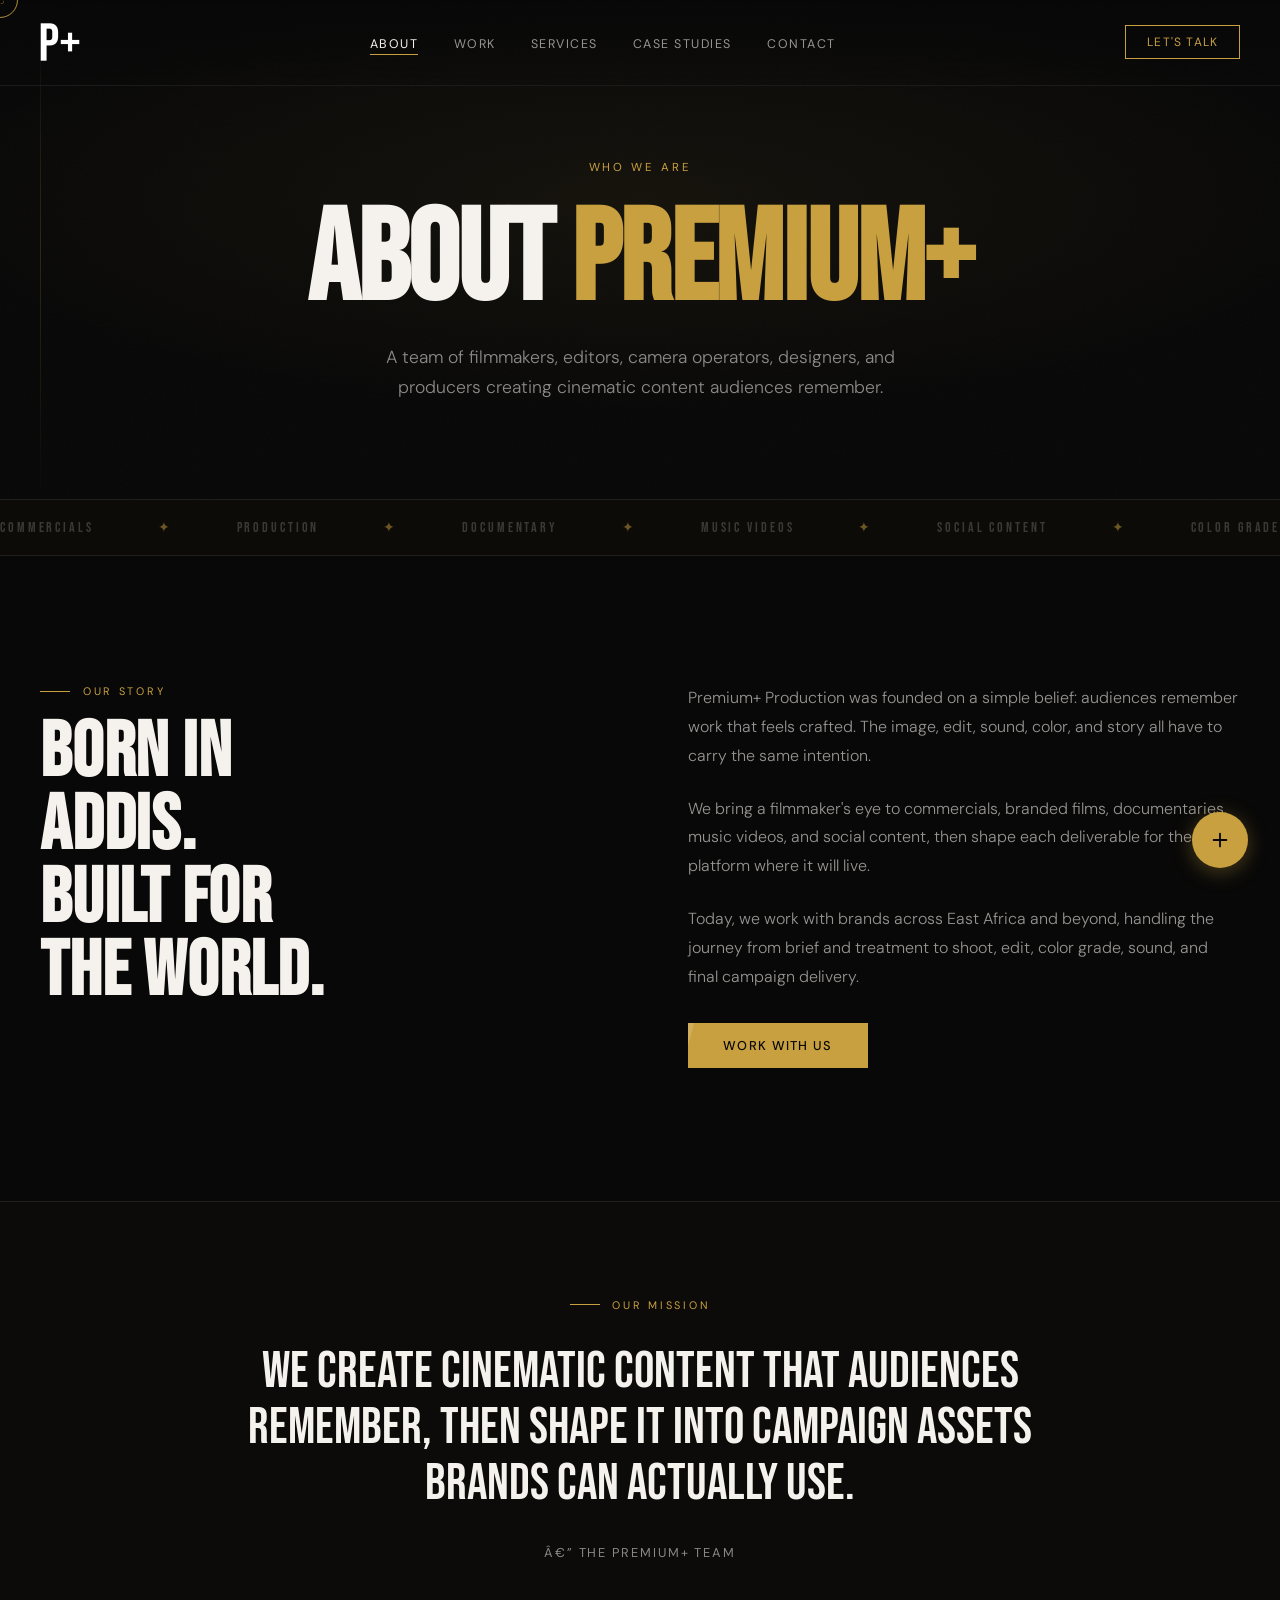
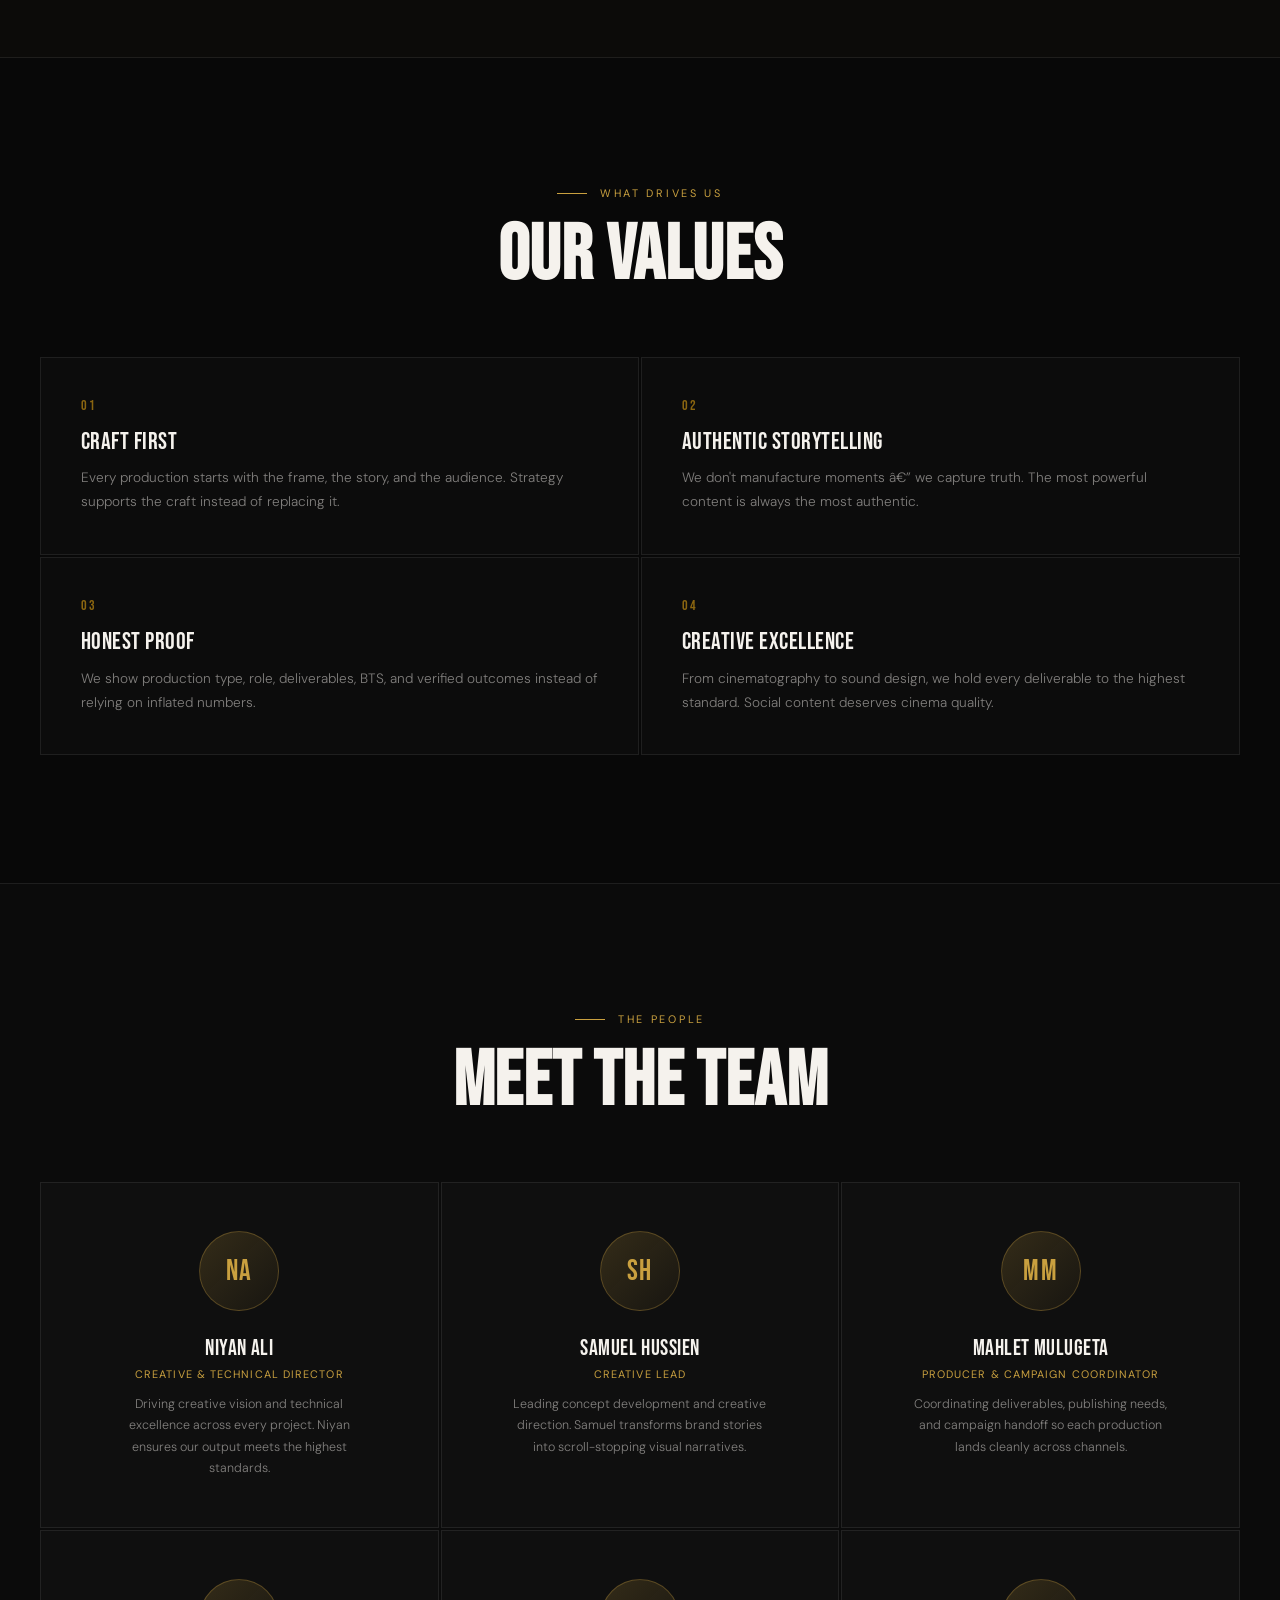
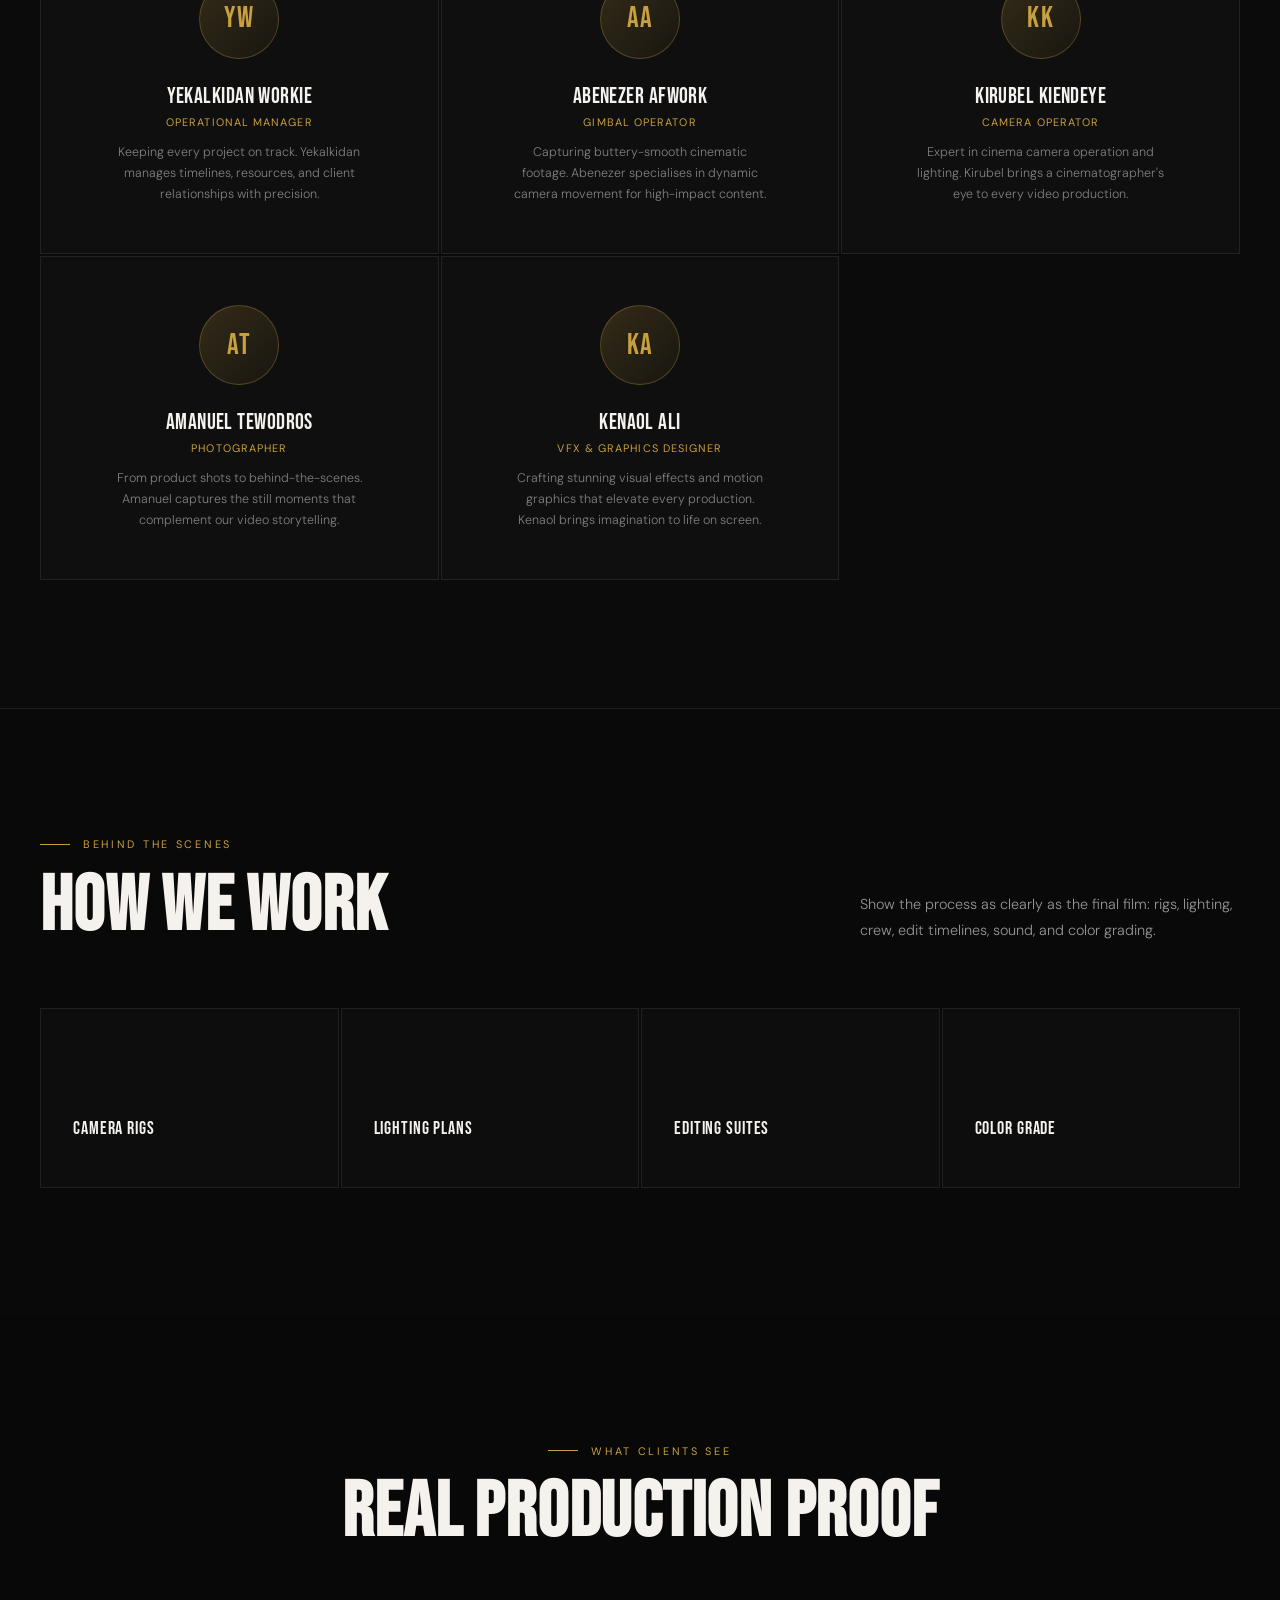
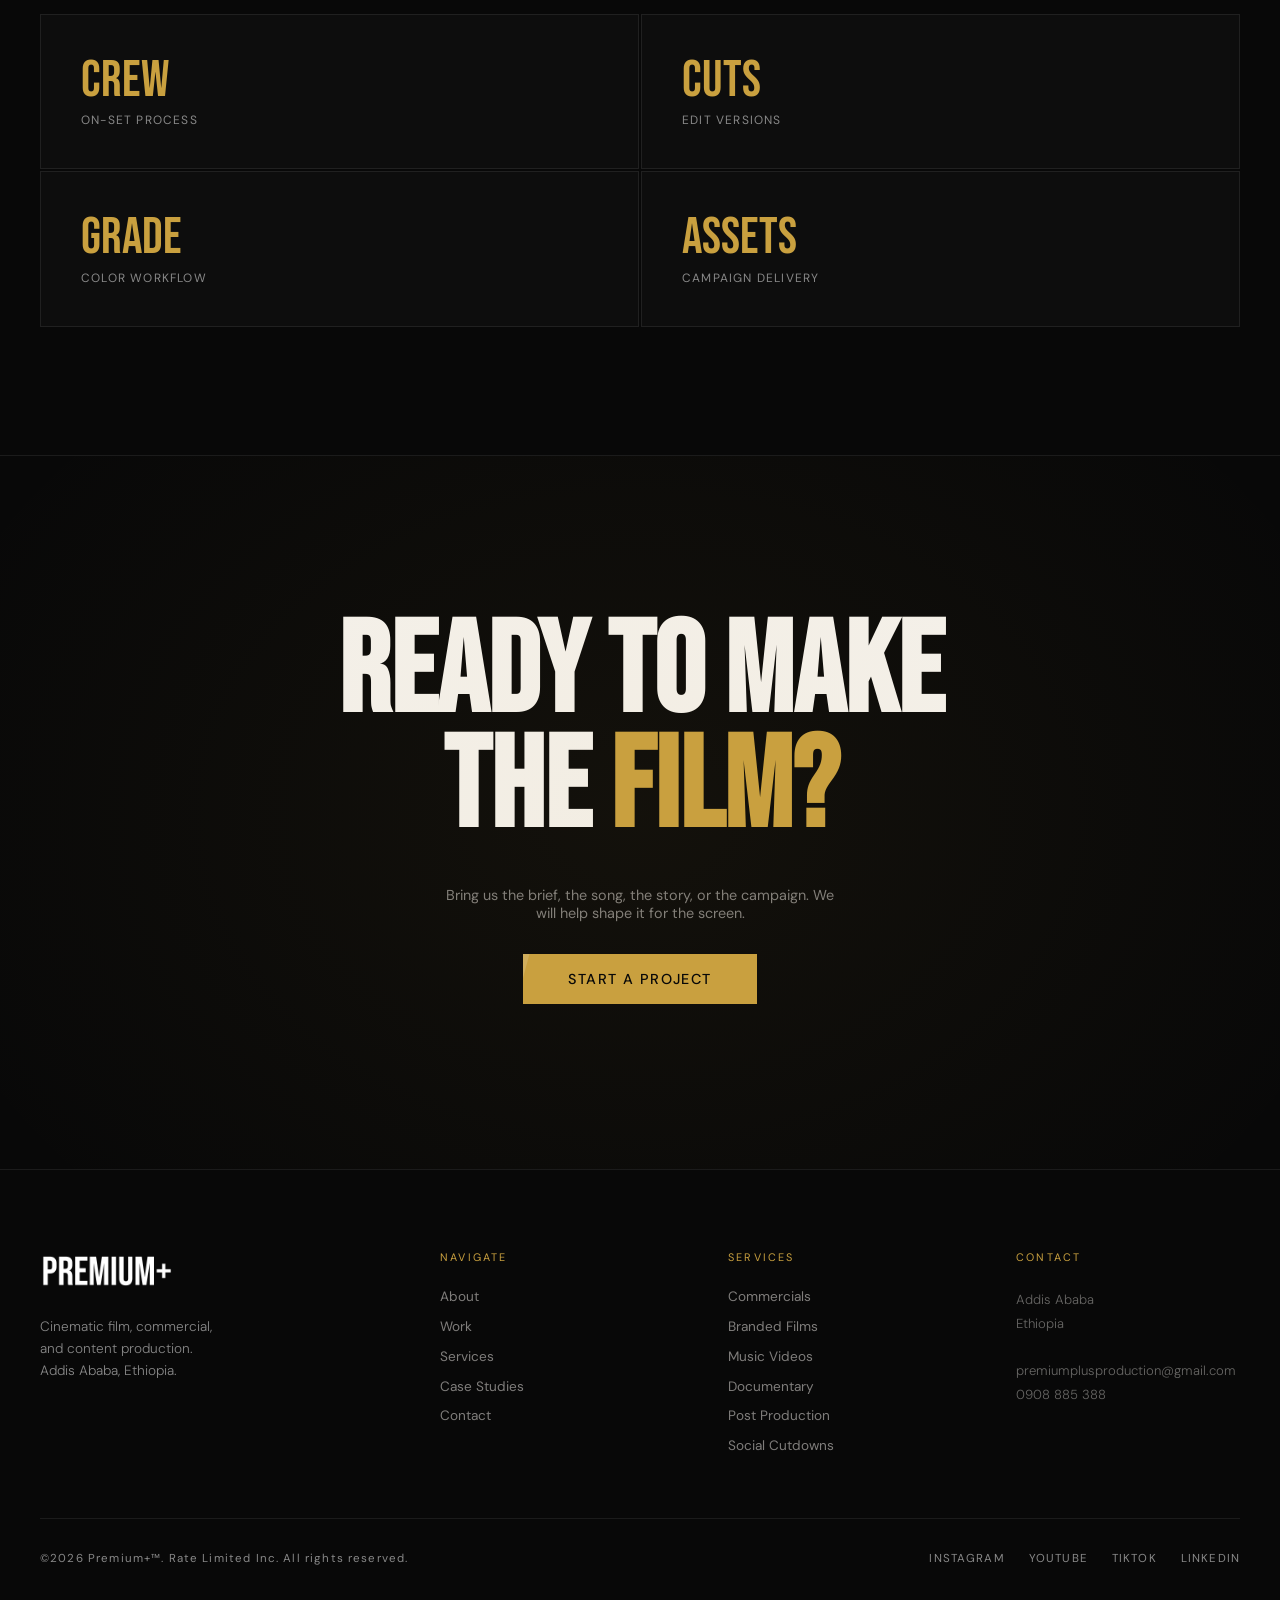
<file: about.html>
﻿<!DOCTYPE html>
<html lang="en">
<head>
<meta charset="UTF-8"/>
<meta name="viewport" content="width=device-width, initial-scale=1.0, maximum-scale=5.0"/>
<title>About â€” Premium+ Production</title>
<meta name="description" content="Meet Premium+ Production, a filmmaking-led production studio creating commercials, branded films, music videos, documentaries, and social content in Addis Ababa."/>
<link rel="preconnect" href="https://fonts.googleapis.com"/>
<link rel="preconnect" href="https://fonts.gstatic.com" crossorigin/>
<link href="https://fonts.googleapis.com/css2?family=Bebas+Neue&family=DM+Sans:ital,opsz,wght@0,9..40,300;0,9..40,400;0,9..40,500;1,9..40,300&display=swap" rel="stylesheet"/>
<link rel="stylesheet" href="style.css"/>
</head>
<body>

<!-- CURSOR -->
<div class="cursor" id="cursor"></div>
<div class="cursor-ring" id="cursorRing"></div>


<!-- CURSOR -->
<div class="cursor" id="cursor"></div>
<div class="cursor-ring" id="cursorRing"></div>

<!-- ==================== NAVIGATION ==================== -->
<nav id="navbar">
  <a class="nav-logo" href="index.html" aria-label="Premium+ Home">
    <img src="assets/premium_plus_p+_logo.png" alt="Premium+ Productions"/>
  </a>
  <button class="nav-toggle" aria-label="Toggle menu" aria-expanded="false" aria-controls="nav-menu">&#9776;</button>
  <ul class="nav-links" id="nav-menu" role="menubar">
    <li role="none"><a href="about.html" class="active" role="menuitem">About</a></li>
    <li role="none"><a href="work.html" role="menuitem">Work</a></li>
    <li role="none"><a href="index.html#services" role="menuitem">Services</a></li>
    <li role="none"><a href="blog.html" role="menuitem">Case Studies</a></li>
    <li role="none"><a href="contact.html" role="menuitem">Contact</a></li>
  </ul>
  <a href="contact.html" class="nav-cta">Let's Talk</a>
</nav>
<div class="nav-overlay" id="navOverlay"></div>

<!-- ==================== PAGE HERO ==================== -->
<section class="page-hero">
  <div class="page-hero-bg"></div>
  <div class="page-hero-grain"></div>
  <div class="page-hero-line"></div>
  <div class="page-hero-line-r"></div>
  <p class="page-hero-eyebrow">Who We Are</p>
  <h1 class="page-hero-title">About <em>Premium+</em></h1>
  <p class="page-hero-sub">A team of filmmakers, editors, camera operators, designers, and producers creating cinematic content audiences remember.</p>
</section>

<!-- ==================== MARQUEE ==================== -->
<div class="marquee-wrap">
  <div class="marquee-track">
    <span class="marquee-item">Commercials</span>
    <span class="marquee-item accent">&#10022;</span>
    <span class="marquee-item">Production</span>
    <span class="marquee-item accent">&#10022;</span>
    <span class="marquee-item">Documentary</span>
    <span class="marquee-item accent">&#10022;</span>
    <span class="marquee-item">Music Videos</span>
    <span class="marquee-item accent">&#10022;</span>
    <span class="marquee-item">Social Content</span>
    <span class="marquee-item accent">&#10022;</span>
    <span class="marquee-item">Color Grade</span>
    <span class="marquee-item accent">&#10022;</span>
    <span class="marquee-item">Post Production</span>
    <span class="marquee-item accent">&#10022;</span>
    <span class="marquee-item">Commercials</span>
    <span class="marquee-item accent">&#10022;</span>
    <span class="marquee-item">Production</span>
    <span class="marquee-item accent">&#10022;</span>
    <span class="marquee-item">Documentary</span>
    <span class="marquee-item accent">&#10022;</span>
    <span class="marquee-item">Music Videos</span>
    <span class="marquee-item accent">&#10022;</span>
    <span class="marquee-item">Social Content</span>
    <span class="marquee-item accent">&#10022;</span>
    <span class="marquee-item">Color Grade</span>
    <span class="marquee-item accent">&#10022;</span>
    <span class="marquee-item">Post Production</span>
    <span class="marquee-item accent">&#10022;</span>
  </div>
</div>

<!-- ==================== OUR STORY ==================== -->
<section>
  <div class="about-story">
    <div class="reveal">
      <p class="section-tag">Our Story</p>
      <h2 class="section-title" style="margin-bottom:1.8rem">Born in<br/>Addis.<br/>Built for<br/>the World.</h2>
    </div>
    <div class="reveal reveal-delay-1 about-story-text">
      <p class="section-body">Premium+ Production was founded on a simple belief: audiences remember work that feels crafted. The image, edit, sound, color, and story all have to carry the same intention.</p>
      <p class="section-body">We bring a filmmaker's eye to commercials, branded films, documentaries, music videos, and social content, then shape each deliverable for the platform where it will live.</p>
      <p class="section-body">Today, we work with brands across East Africa and beyond, handling the journey from brief and treatment to shoot, edit, color grade, sound, and final campaign delivery.</p>
      <div style="margin-top:2rem">
        <a href="contact.html" class="btn-primary">Work With Us</a>
      </div>
    </div>
  </div>
</section>

<!-- ==================== MISSION ==================== -->
<section class="about-mission reveal">
  <p class="section-tag" style="justify-content:center;margin-bottom:2rem">Our Mission</p>
  <p class="mission-quote">We create cinematic content that audiences remember, then shape it into campaign assets brands can actually use.</p>
  <p class="mission-attrib">â€” The Premium+ Team</p>
</section>

<!-- ==================== VALUES ==================== -->
<section>
  <div style="max-width:1400px;margin:0 auto">
    <div class="reveal" style="text-align:center;margin-bottom:4rem">
      <p class="section-tag" style="justify-content:center">What Drives Us</p>
      <h2 class="section-title">Our Values</h2>
    </div>
    <div class="about-values-grid reveal">
      <div class="value-card">
        <div class="value-num">01</div>
        <div class="value-title">Craft First</div>
        <p class="value-desc">Every production starts with the frame, the story, and the audience. Strategy supports the craft instead of replacing it.</p>
      </div>
      <div class="value-card">
        <div class="value-num">02</div>
        <div class="value-title">Authentic Storytelling</div>
        <p class="value-desc">We don't manufacture moments â€” we capture truth. The most powerful content is always the most authentic.</p>
      </div>
      <div class="value-card">
        <div class="value-num">03</div>
        <div class="value-title">Honest Proof</div>
        <p class="value-desc">We show production type, role, deliverables, BTS, and verified outcomes instead of relying on inflated numbers.</p>
      </div>
      <div class="value-card">
        <div class="value-num">04</div>
        <div class="value-title">Creative Excellence</div>
        <p class="value-desc">From cinematography to sound design, we hold every deliverable to the highest standard. Social content deserves cinema quality.</p>
      </div>
    </div>
  </div>
</section>

<!-- ==================== TEAM ==================== -->
<section style="background:rgba(255,255,255,0.01);border-top:0.5px solid var(--border)">
  <div class="about-team">
    <div class="reveal" style="text-align:center;margin-bottom:2rem">
      <p class="section-tag" style="justify-content:center">The People</p>
      <h2 class="section-title">Meet the Team</h2>
    </div>
    <div class="team-grid">
      <div class="team-card reveal">
        <div class="team-avatar">NA</div>
        <div class="team-name">Niyan Ali</div>
        <div class="team-role">Creative &amp; Technical Director</div>
        <p class="team-bio">Driving creative vision and technical excellence across every project. Niyan ensures our output meets the highest standards.</p>
      </div>
      <div class="team-card reveal reveal-delay-1">
        <div class="team-avatar">SH</div>
        <div class="team-name">Samuel Hussien</div>
        <div class="team-role">Creative Lead</div>
        <p class="team-bio">Leading concept development and creative direction. Samuel transforms brand stories into scroll-stopping visual narratives.</p>
      </div>
      <div class="team-card reveal reveal-delay-2">
        <div class="team-avatar">MM</div>
        <div class="team-name">Mahlet Mulugeta</div>
        <div class="team-role">Producer &amp; Campaign Coordinator</div>
        <p class="team-bio">Coordinating deliverables, publishing needs, and campaign handoff so each production lands cleanly across channels.</p>
      </div>
      <div class="team-card reveal reveal-delay-3">
        <div class="team-avatar">YW</div>
        <div class="team-name">Yekalkidan Workie</div>
        <div class="team-role">Operational Manager</div>
        <p class="team-bio">Keeping every project on track. Yekalkidan manages timelines, resources, and client relationships with precision.</p>
      </div>
      <div class="team-card reveal">
        <div class="team-avatar">AA</div>
        <div class="team-name">Abenezer Afwork</div>
        <div class="team-role">Gimbal Operator</div>
        <p class="team-bio">Capturing buttery-smooth cinematic footage. Abenezer specialises in dynamic camera movement for high-impact content.</p>
      </div>
      <div class="team-card reveal reveal-delay-1">
        <div class="team-avatar">KK</div>
        <div class="team-name">Kirubel Kiendeye</div>
        <div class="team-role">Camera Operator</div>
        <p class="team-bio">Expert in cinema camera operation and lighting. Kirubel brings a cinematographer's eye to every video production.</p>
      </div>
      <div class="team-card reveal reveal-delay-2">
        <div class="team-avatar">AT</div>
        <div class="team-name">Amanuel Tewodros</div>
        <div class="team-role">Photographer</div>
        <p class="team-bio">From product shots to behind-the-scenes. Amanuel captures the still moments that complement our video storytelling.</p>
      </div>
      <div class="team-card reveal reveal-delay-3">
        <div class="team-avatar">KA</div>
        <div class="team-name">Kenaol Ali</div>
        <div class="team-role">VFX &amp; Graphics Designer</div>
        <p class="team-bio">Crafting stunning visual effects and motion graphics that elevate every production. Kenaol brings imagination to life on screen.</p>
      </div>
    </div>
  </div>
</section>

<!-- ==================== BTS ==================== -->
<section class="bts-section">
  <div class="work-header reveal">
    <div><p class="section-tag">Behind the Scenes</p><h2 class="section-title">How We Work</h2></div>
    <p class="section-body" style="max-width:380px;font-size:0.9rem">Show the process as clearly as the final film: rigs, lighting, crew, edit timelines, sound, and color grading.</p>
  </div>
  <div class="bts-grid reveal">
    <div class="bts-card"><span>Camera Rigs</span></div>
    <div class="bts-card"><span>Lighting Plans</span></div>
    <div class="bts-card"><span>Editing Suites</span></div>
    <div class="bts-card"><span>Color Grade</span></div>
  </div>
</section>

<!-- ==================== PROOF ==================== -->
<section>
  <div style="max-width:1400px;margin:0 auto">
    <div class="reveal" style="text-align:center;margin-bottom:4rem"><p class="section-tag" style="justify-content:center">What Clients See</p><h2 class="section-title">Real Production Proof</h2></div>
    <div class="about-stat-grid reveal">
      <div class="stat-box"><div class="stat-num">Crew</div><div class="stat-label">On-Set Process</div></div>
      <div class="stat-box"><div class="stat-num">Cuts</div><div class="stat-label">Edit Versions</div></div>
      <div class="stat-box"><div class="stat-num">Grade</div><div class="stat-label">Color Workflow</div></div>
      <div class="stat-box"><div class="stat-num">Assets</div><div class="stat-label">Campaign Delivery</div></div>
    </div>
  </div>
</section>

<!-- ==================== CTA ==================== -->
<section class="cta-banner reveal">
  <h2 class="cta-title">Ready to Make<br/>the <em>Film?</em></h2>
  <p style="color:rgba(245,242,237,0.5);font-size:0.9rem;margin-bottom:2rem;max-width:400px;margin-left:auto;margin-right:auto">Bring us the brief, the song, the story, or the campaign. We will help shape it for the screen.</p>
  <a href="contact.html" class="btn-primary" style="font-size:0.9rem;padding:1rem 2.8rem">Start a Project</a>
</section>

<!-- ==================== FOOTER ==================== -->
<footer>
  <div class="footer-top">
    <div>
      <a href="index.html" class="footer-logo" aria-label="Premium+ Home">
        <img src="assets/premium_plus_white.png" alt="Premium+ Productions"/>
      </a>
      <p class="footer-tagline">Cinematic film, commercial,<br/>and content production.<br/>Addis Ababa, Ethiopia.</p>
    </div>
    <div>
      <div class="footer-col-title">Navigate</div>
      <div class="footer-links">
        <a href="about.html">About</a>
        <a href="work.html">Work</a>
        <a href="index.html#services">Services</a>
        <a href="blog.html">Case Studies</a>
        <a href="contact.html">Contact</a>
      </div>
    </div>
    <div>
      <div class="footer-col-title">Services</div>
      <div class="footer-links">
        <a href="index.html#services">Commercials</a><a href="index.html#services">Branded Films</a><a href="index.html#services">Music Videos</a><a href="index.html#services">Documentary</a><a href="index.html#services">Post Production</a><a href="index.html#services">Social Cutdowns</a>
      </div>
    </div>
    <div>
      <div class="footer-col-title">Contact</div>
      <div class="footer-address">
        Addis Ababa<br/>Ethiopia<br/><br/>
        premiumplusproduction@gmail.com
<br/>
        0908 885 388
      </div>
    </div>
  </div>
  <div class="footer-bottom">
    <span class="footer-copy">&copy;2026 Premium+&trade;. Rate Limited Inc. All rights reserved.</span>
    <div class="footer-socials">
      <a href="#" aria-label="Instagram">Instagram</a>
      <a href="#" aria-label="YouTube">YouTube</a>
      <a href="#" aria-label="TikTok">TikTok</a>
      <a href="#" aria-label="LinkedIn">LinkedIn</a>
    </div>
  </div>
</footer>

<!-- ==================== FLOATING CONTACT BUTTON ==================== -->
<div class="float-wrap" id="floatWrap">
  <div class="float-options">
    <a href="tel:0908885388" class="float-option" aria-label="Call us">
      <span class="float-opt-btn">
        <svg viewBox="0 0 24 24" aria-hidden="true"><path d="M22 16.92v3a2 2 0 0 1-2.18 2 19.79 19.79 0 0 1-8.63-3.07 19.5 19.5 0 0 1-6-6 19.79 19.79 0 0 1-3.07-8.67A2 2 0 0 1 4.11 2h3a2 2 0 0 1 2 1.72c.127.96.361 1.903.7 2.81a2 2 0 0 1-.45 2.11L8.09 9.91a16 16 0 0 0 6 6l1.27-1.27a2 2 0 0 1 2.11-.45c.907.339 1.85.573 2.81.7A2 2 0 0 1 22 16.92z"/></svg>
        <span class="float-opt-label">Call</span>
      </span>
    </a>
    <a href="mailto:premiumplusproduction@gmail.com
" class="float-option" aria-label="Email us">
      <span class="float-opt-btn">
        <svg viewBox="0 0 24 24" aria-hidden="true"><path d="M4 4h16c1.1 0 2 .9 2 2v12c0 1.1-.9 2-2 2H4c-1.1 0-2-.9-2-2V6c0-1.1.9-2 2-2z"/><polyline points="22,6 12,13 2,6"/></svg>
        <span class="float-opt-label">Email</span>
      </span>
    </a>
  </div>
  <button class="float-main" aria-label="Contact Options" aria-expanded="false">
    <div class="float-pulse"></div>
    <svg viewBox="0 0 24 24" aria-hidden="true"><line x1="12" y1="5" x2="12" y2="19"/><line x1="5" y1="12" x2="19" y2="12"/></svg>
  </button>
</div>

<script src="script.js"></script>

<script>
// Custom cursor for sub-pages
const _cur = document.getElementById("cursor");
const _ring = document.getElementById("cursorRing");
if (_cur && _ring) {
  let mx=0,my=0,rx=0,ry=0;
  document.addEventListener("mousemove",e=>{mx=e.clientX;my=e.clientY;_cur.style.left=mx+"px";_cur.style.top=my+"px"});
  (function anim(){rx+=(mx-rx)*0.12;ry+=(my-ry)*0.12;_ring.style.left=rx+"px";_ring.style.top=ry+"px";requestAnimationFrame(anim)})();
  document.querySelectorAll("a, button, .work-card, .service-card, .blog-card, .vertical-card").forEach(el=>{
    el.addEventListener("mouseenter",()=>{_cur.classList.add("cursor--hover");_ring.classList.add("cursor-ring--hover")});
    el.addEventListener("mouseleave",()=>{_cur.classList.remove("cursor--hover");_ring.classList.remove("cursor-ring--hover")});
  });
  // Magnetic buttons
  document.querySelectorAll(".btn-primary, .btn-ghost, .nav-cta").forEach(btn=>{
    btn.addEventListener("mousemove",e=>{const r=btn.getBoundingClientRect();btn.style.transform="translate("+(e.clientX-r.left-r.width/2)*0.2+"px, "+(e.clientY-r.top-r.height/2)*0.2+"px)"});
    btn.addEventListener("mouseleave",()=>{btn.style.transform=""});
  });
  document.querySelectorAll(".service-card").forEach(c=>{c.addEventListener("mousemove",e=>{const r=c.getBoundingClientRect();c.style.setProperty("--mouse-x",(e.clientX-r.left)+"px");c.style.setProperty("--mouse-y",(e.clientY-r.top)+"px")})});
}
</script>
</body>
</html>
</file>
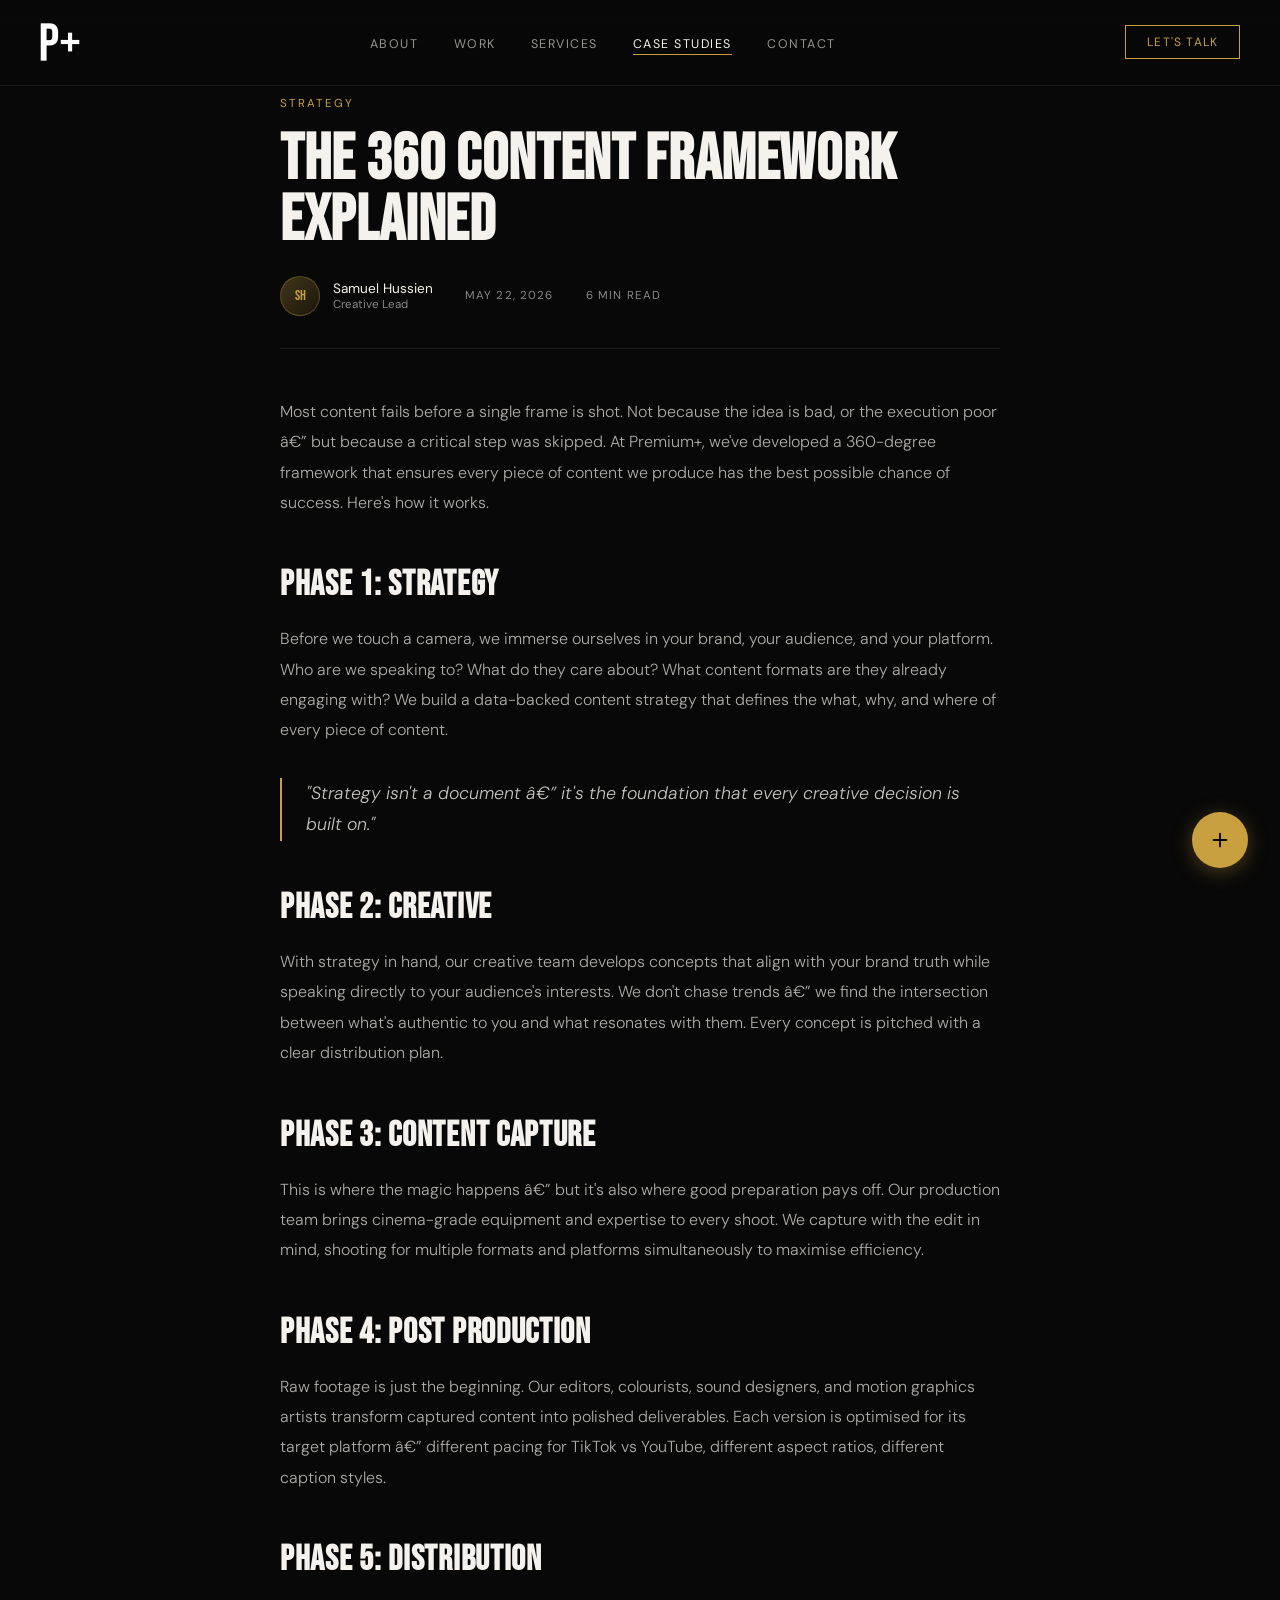
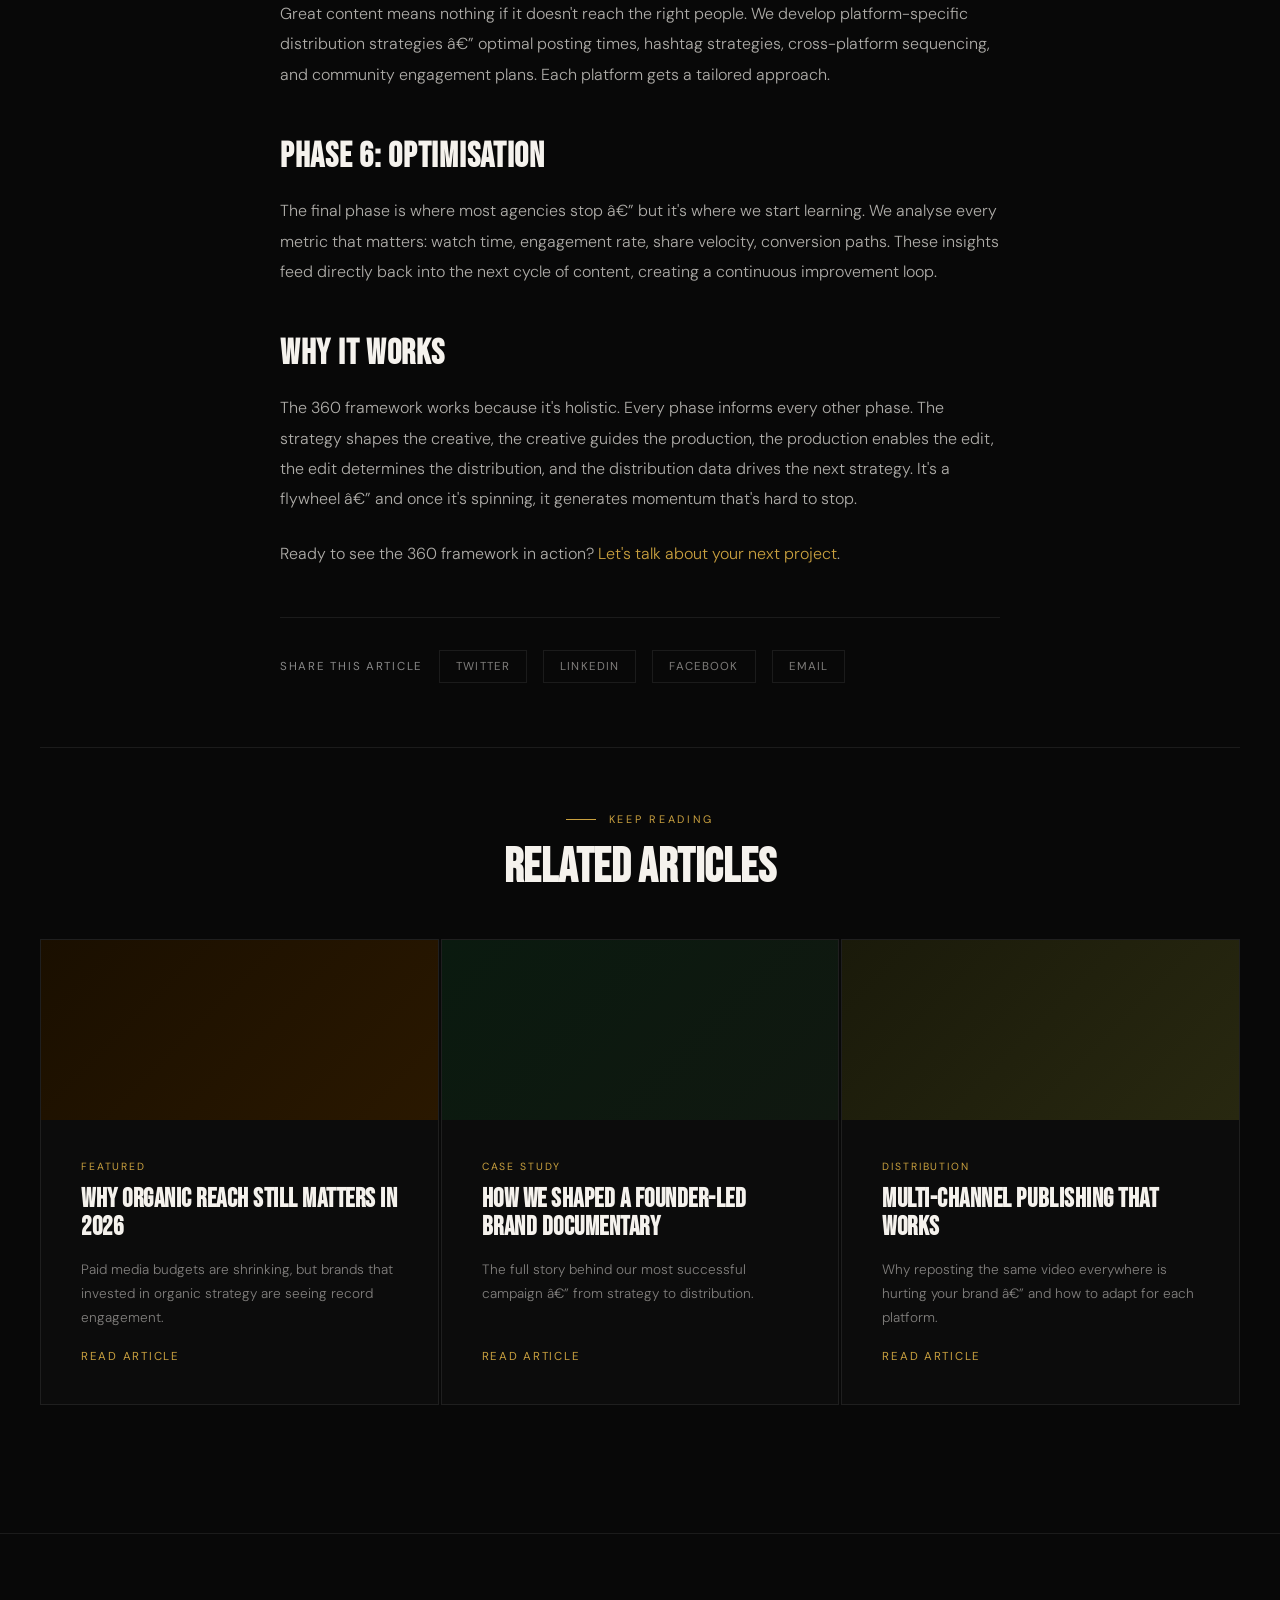
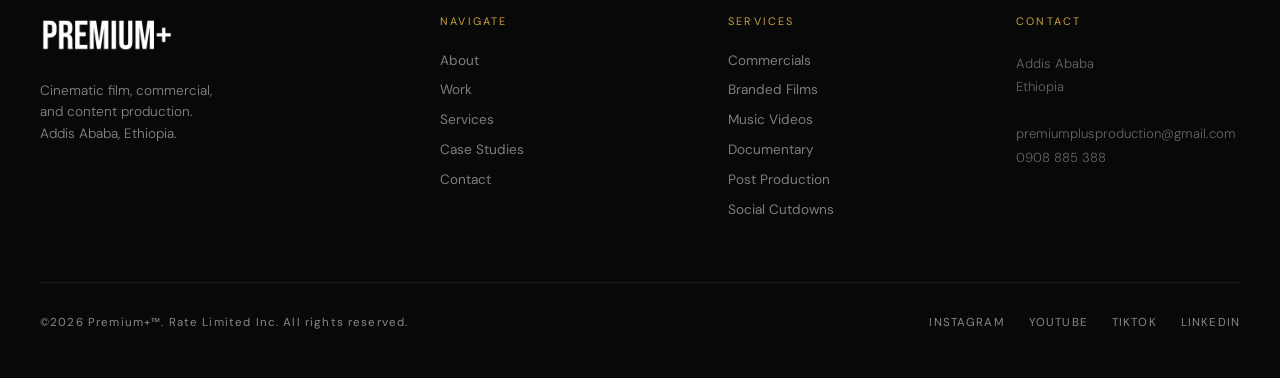
<file: blog-360-framework.html>
﻿<!DOCTYPE html>
<html lang="en">
<head>
<meta charset="UTF-8"/>
<meta name="viewport" content="width=device-width, initial-scale=1.0, maximum-scale=5.0"/>
<title>The 360 Content Framework Explained â€” Premium+ Production</title>
<meta name="description" content="How we approach every project from brief to post â€” and why skipping any step costs you reach, engagement, and conversions."/>
<link rel="preconnect" href="https://fonts.googleapis.com"/>
<link rel="preconnect" href="https://fonts.gstatic.com" crossorigin/>
<link href="https://fonts.googleapis.com/css2?family=Bebas+Neue&family=DM+Sans:ital,opsz,wght@0,9..40,300;0,9..40,400;0,9..40,500;1,9..40,300&display=swap" rel="stylesheet"/>
<link rel="stylesheet" href="style.css"/>
</head>
<body>

<nav id="navbar">
  <a class="nav-logo" href="index.html" aria-label="Premium+ Home"><img src="assets/premium_plus_p+_logo.png" alt="Premium+ Productions"/></a>
  <button class="nav-toggle" aria-label="Toggle menu" aria-expanded="false" aria-controls="nav-menu">&#9776;</button>
  <ul class="nav-links" id="nav-menu" role="menubar">
    <li role="none"><a href="about.html" role="menuitem">About</a></li>
    <li role="none"><a href="work.html" role="menuitem">Work</a></li>
    <li role="none"><a href="index.html#services" role="menuitem">Services</a></li>
    <li role="none"><a href="blog.html" class="active" role="menuitem">Case Studies</a></li>
    <li role="none"><a href="contact.html" role="menuitem">Contact</a></li>
  </ul>
  <a href="contact.html" class="nav-cta">Let's Talk</a>
</nav>
<div class="nav-overlay" id="navOverlay"></div>

<section class="blog-post-section">
  <div class="blog-post-header reveal">
    <div class="blog-post-category">Strategy</div>
    <h1 class="blog-post-title">The 360 Content Framework Explained</h1>
    <div class="blog-post-meta">
      <div class="blog-post-author"><div class="blog-post-author-avatar">SH</div><div><div class="blog-post-author-name">Samuel Hussien</div><div class="blog-post-author-role">Creative Lead</div></div></div>
      <span class="blog-post-date">May 22, 2026</span>
      <span class="blog-post-readtime">6 min read</span>
    </div>
  </div>
  <div class="blog-post-body reveal">
    <p>Most content fails before a single frame is shot. Not because the idea is bad, or the execution poor â€” but because a critical step was skipped. At Premium+, we've developed a 360-degree framework that ensures every piece of content we produce has the best possible chance of success. Here's how it works.</p>

    <h2>Phase 1: Strategy</h2>
    <p>Before we touch a camera, we immerse ourselves in your brand, your audience, and your platform. Who are we speaking to? What do they care about? What content formats are they already engaging with? We build a data-backed content strategy that defines the what, why, and where of every piece of content.</p>
    <blockquote>"Strategy isn't a document â€” it's the foundation that every creative decision is built on."</blockquote>

    <h2>Phase 2: Creative</h2>
    <p>With strategy in hand, our creative team develops concepts that align with your brand truth while speaking directly to your audience's interests. We don't chase trends â€” we find the intersection between what's authentic to you and what resonates with them. Every concept is pitched with a clear distribution plan.</p>

    <h2>Phase 3: Content Capture</h2>
    <p>This is where the magic happens â€” but it's also where good preparation pays off. Our production team brings cinema-grade equipment and expertise to every shoot. We capture with the edit in mind, shooting for multiple formats and platforms simultaneously to maximise efficiency.</p>

    <h2>Phase 4: Post Production</h2>
    <p>Raw footage is just the beginning. Our editors, colourists, sound designers, and motion graphics artists transform captured content into polished deliverables. Each version is optimised for its target platform â€” different pacing for TikTok vs YouTube, different aspect ratios, different caption styles.</p>

    <h2>Phase 5: Distribution</h2>
    <p>Great content means nothing if it doesn't reach the right people. We develop platform-specific distribution strategies â€” optimal posting times, hashtag strategies, cross-platform sequencing, and community engagement plans. Each platform gets a tailored approach.</p>

    <h2>Phase 6: Optimisation</h2>
    <p>The final phase is where most agencies stop â€” but it's where we start learning. We analyse every metric that matters: watch time, engagement rate, share velocity, conversion paths. These insights feed directly back into the next cycle of content, creating a continuous improvement loop.</p>

    <h2>Why It Works</h2>
    <p>The 360 framework works because it's holistic. Every phase informs every other phase. The strategy shapes the creative, the creative guides the production, the production enables the edit, the edit determines the distribution, and the distribution data drives the next strategy. It's a flywheel â€” and once it's spinning, it generates momentum that's hard to stop.</p>
    <p>Ready to see the 360 framework in action? <a href="contact.html">Let's talk about your next project</a>.</p>
  </div>
  <div class="blog-post-share reveal">
    <span class="blog-post-share-label">Share this article</span>
    <a href="#" class="blog-share-link" onclick="window.open('https://twitter.com/intent/tweet?url='+encodeURIComponent(window.location.href)+'&text=The 360 Content Framework Explained','_blank','width=550,height=420');return false;">Twitter</a>
    <a href="#" class="blog-share-link" onclick="window.open('https://www.linkedin.com/sharing/share-offsite/?url='+encodeURIComponent(window.location.href),'_blank','width=550,height=420');return false;">LinkedIn</a>
    <a href="#" class="blog-share-link" onclick="window.open('https://www.facebook.com/sharer/sharer.php?u='+encodeURIComponent(window.location.href),'_blank','width=550,height=420');return false;">Facebook</a>
    <a href="mailto:?subject=The 360 Content Framework Explained&body=Interesting read from Premium+ Production:" onclick="this.href=this.href.replace(/:$/,'')+encodeURIComponent('\n\n'+window.location.href)" class="blog-share-link">Email</a>
  </div>
</section>

<section style="padding-top:0">
  <div class="blog-related">
    <div class="reveal" style="text-align:center;margin-bottom:3rem"><p class="section-tag" style="justify-content:center">Keep Reading</p><h2 class="section-title" style="font-size:clamp(2rem,4vw,3rem)">Related Articles</h2></div>
    <div class="blog-grid" style="grid-template-columns:repeat(3,1fr)">
      <article class="blog-card reveal">
        <div class="blog-card-image"><div class="blog-card-image-bg" style="background:linear-gradient(135deg,#1a0f00,#2a1800)"></div></div>
        <div class="blog-card-content">
          <div class="blog-category">Featured</div>
          <h3 class="blog-card-title">Why Organic Reach Still Matters in 2026</h3>
          <p class="blog-excerpt">Paid media budgets are shrinking, but brands that invested in organic strategy are seeing record engagement.</p>
          <a href="blog-organic-reach-2026.html" class="blog-read-link">Read Article</a>
        </div>
      </article>
      <article class="blog-card reveal reveal-delay-1">
        <div class="blog-card-image"><div class="blog-card-image-bg" style="background:linear-gradient(135deg,#0a1a0f,#101810)"></div></div>
        <div class="blog-card-content">
          <div class="blog-category">Case Study</div>
          <h3 class="blog-card-title">How We Shaped a Founder-Led Brand Documentary</h3>
          <p class="blog-excerpt">The full story behind our most successful campaign â€” from strategy to distribution.</p>
          <a href="blog-nairobi-kitchen-case-study.html" class="blog-read-link">Read Article</a>
        </div>
      </article>
      <article class="blog-card reveal reveal-delay-2">
        <div class="blog-card-image"><div class="blog-card-image-bg" style="background:linear-gradient(135deg,#1a1a0a,#282810)"></div></div>
        <div class="blog-card-content">
          <div class="blog-category">Distribution</div>
          <h3 class="blog-card-title">Multi-Channel Publishing That Works</h3>
          <p class="blog-excerpt">Why reposting the same video everywhere is hurting your brand â€” and how to adapt for each platform.</p>
          <a href="blog-multichannel-publishing.html" class="blog-read-link">Read Article</a>
        </div>
      </article>
    </div>
  </div>
</section>

<footer>
  <div class="footer-top">
    <div><a href="index.html" class="footer-logo" aria-label="Premium+ Home"><img src="assets/premium_plus_white.png" alt="Premium+ Productions"/></a><p class="footer-tagline">Cinematic film, commercial,<br/>and content production.<br/>Addis Ababa, Ethiopia.</p></div>
    <div><div class="footer-col-title">Navigate</div><div class="footer-links"><a href="about.html">About</a><a href="work.html">Work</a><a href="index.html#services">Services</a><a href="blog.html">Case Studies</a><a href="contact.html">Contact</a></div></div>
    <div><div class="footer-col-title">Services</div><div class="footer-links"><a href="index.html#services">Commercials</a><a href="index.html#services">Branded Films</a><a href="index.html#services">Music Videos</a><a href="index.html#services">Documentary</a><a href="index.html#services">Post Production</a><a href="index.html#services">Social Cutdowns</a></div></div>
    <div><div class="footer-col-title">Contact</div><div class="footer-address">Addis Ababa<br/>Ethiopia<br/><br/>premiumplusproduction@gmail.com<br/>0908 885 388</div></div>
  </div>
  <div class="footer-bottom"><span class="footer-copy">&copy;2026 Premium+&trade;. Rate Limited Inc. All rights reserved.</span><div class="footer-socials"><a href="#" aria-label="Instagram">Instagram</a><a href="#" aria-label="YouTube">YouTube</a><a href="#" aria-label="TikTok">TikTok</a><a href="#" aria-label="LinkedIn">LinkedIn</a></div></div>
</footer>

<div class="float-wrap" id="floatWrap">
  <div class="float-options">
    <a href="tel:0908885388" class="float-option" aria-label="Call us"><span class="float-opt-btn"><svg viewBox="0 0 24 24" aria-hidden="true"><path d="M22 16.92v3a2 2 0 0 1-2.18 2 19.79 19.79 0 0 1-8.63-3.07 19.5 19.5 0 0 1-6-6 19.79 19.79 0 0 1-3.07-8.67A2 2 0 0 1 4.11 2h3a2 2 0 0 1 2 1.72c.127.96.361 1.903.7 2.81a2 2 0 0 1-.45 2.11L8.09 9.91a16 16 0 0 0 6 6l1.27-1.27a2 2 0 0 1 2.11-.45c.907.339 1.85.573 2.81.7A2 2 0 0 1 22 16.92z"/></svg><span class="float-opt-label">Call</span></span></a>
    <a href="mailto:premiumplusproduction@gmail.com" class="float-option" aria-label="Email us"><span class="float-opt-btn"><svg viewBox="0 0 24 24" aria-hidden="true"><path d="M4 4h16c1.1 0 2 .9 2 2v12c0 1.1-.9 2-2 2H4c-1.1 0-2-.9-2-2V6c0-1.1.9-2 2-2z"/><polyline points="22,6 12,13 2,6"/></svg><span class="float-opt-label">Email</span></span></a>
  </div>
  <button class="float-main" aria-label="Contact Options" aria-expanded="false"><div class="float-pulse"></div><svg viewBox="0 0 24 24" aria-hidden="true"><line x1="12" y1="5" x2="12" y2="19"/><line x1="5" y1="12" x2="19" y2="12"/></svg></button>
</div>
<script src="script.js"></script>
</body>
</html>
</file>
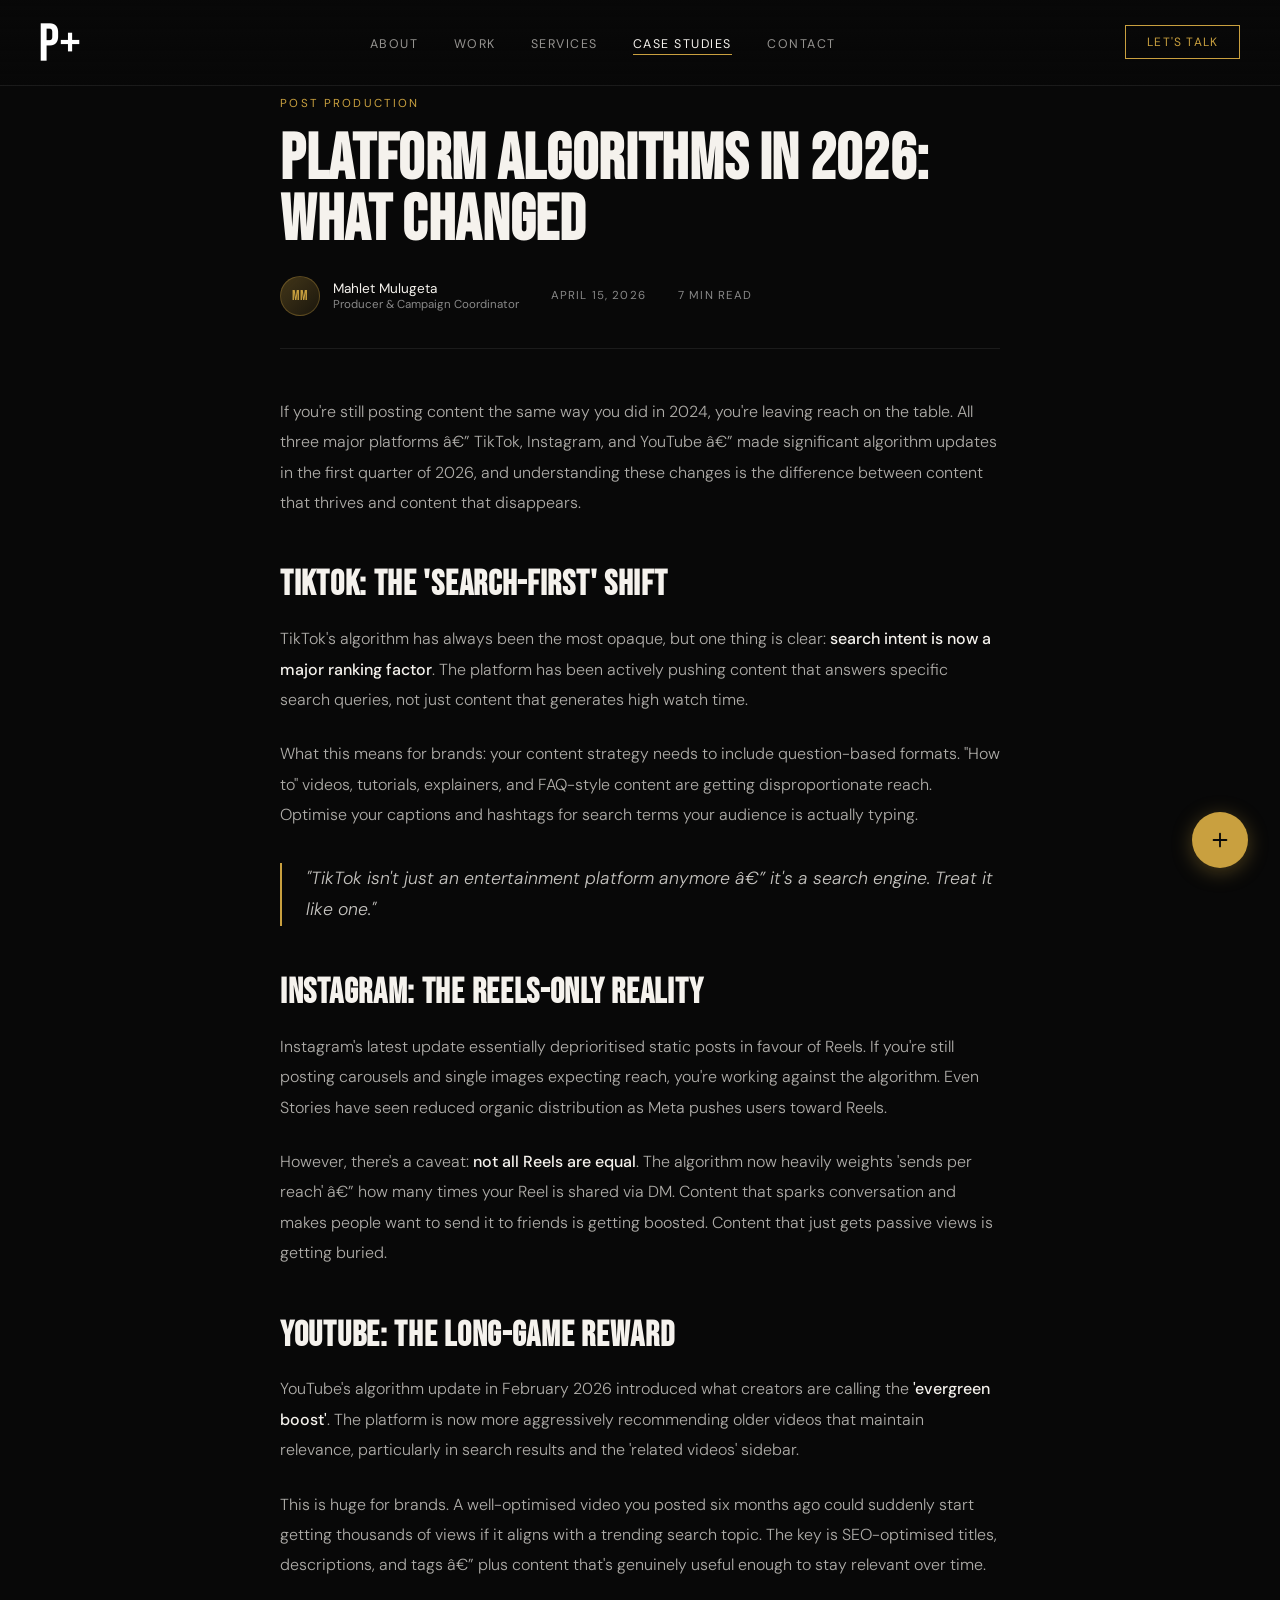
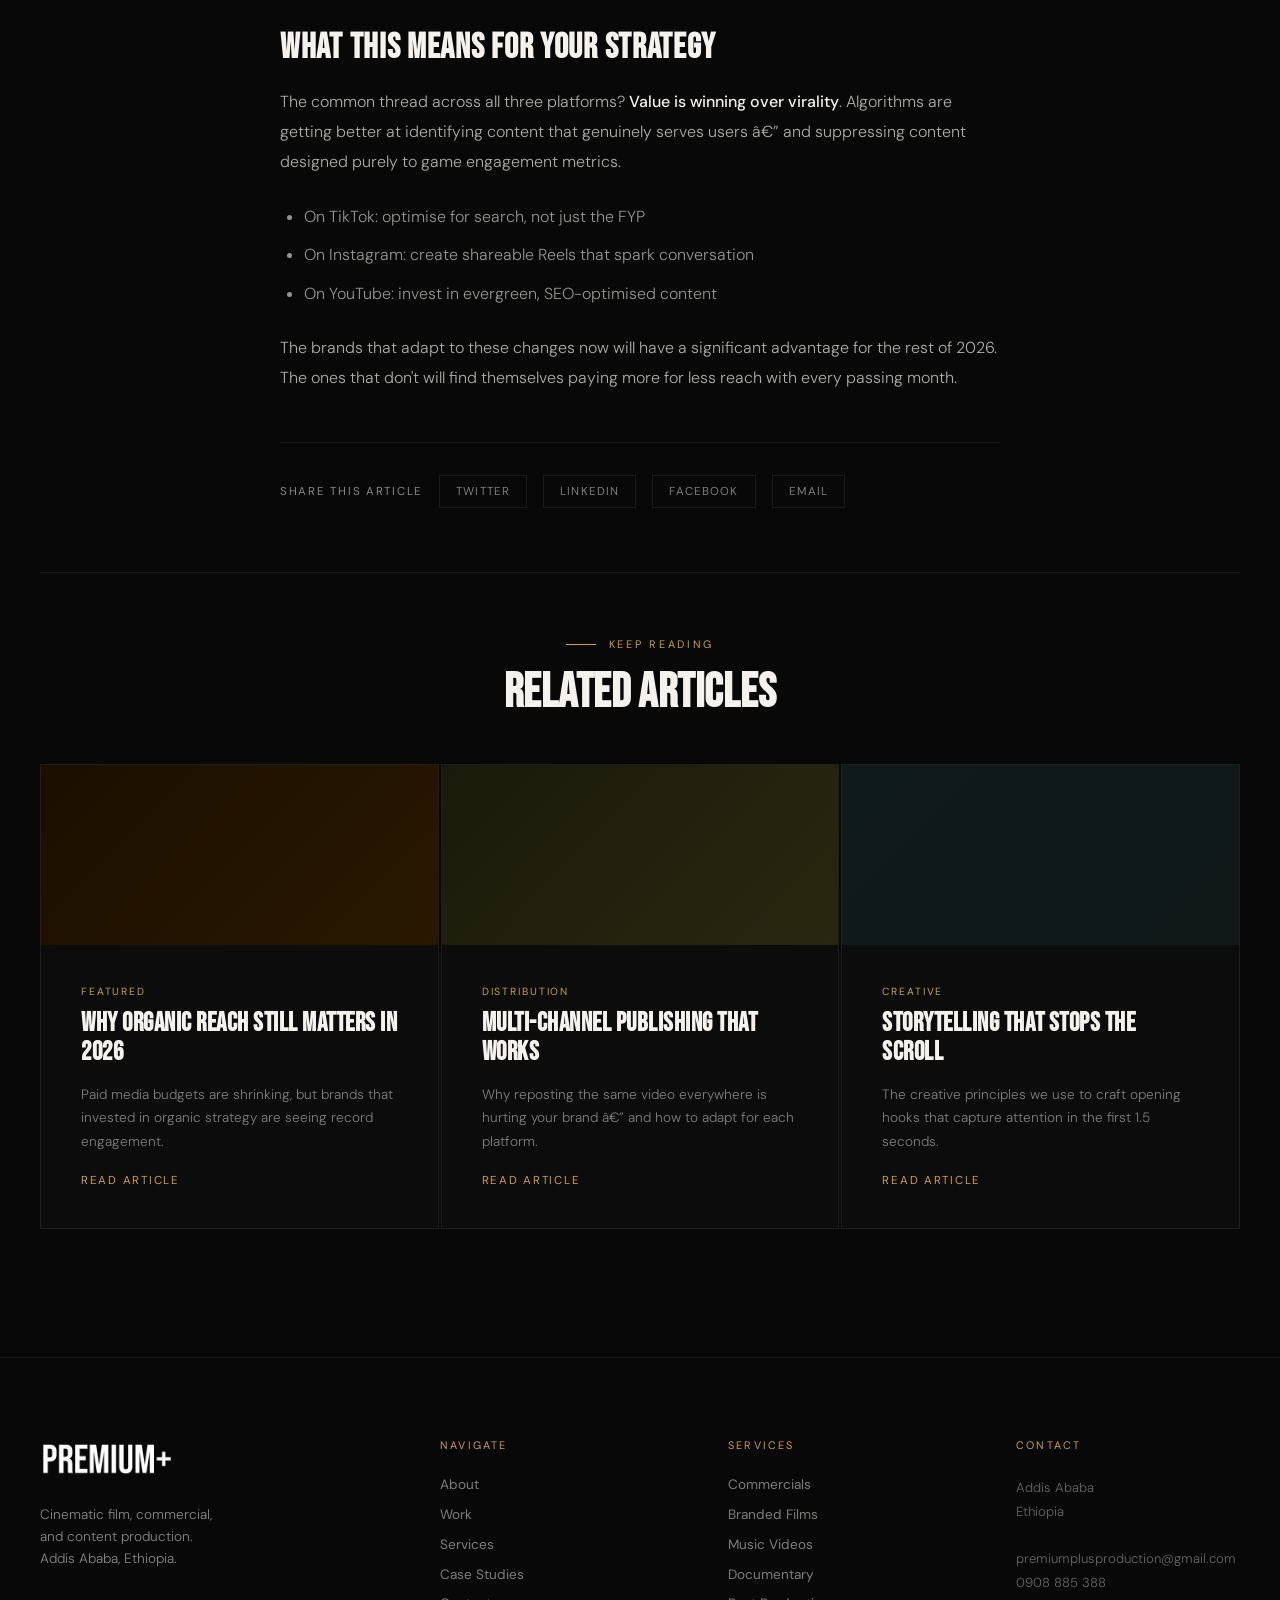
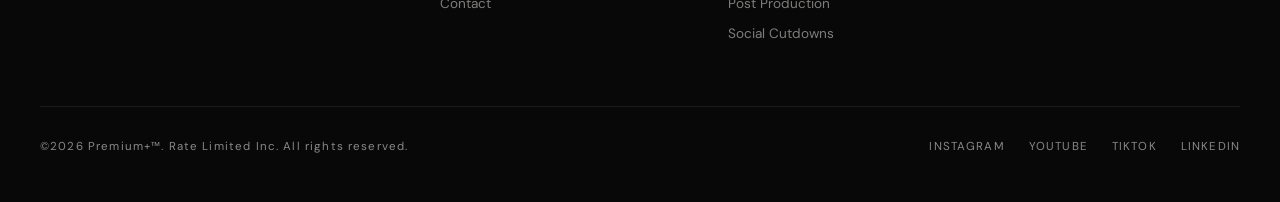
<file: blog-algorithms-2026.html>
﻿<!DOCTYPE html>
<html lang="en">
<head>
<meta charset="UTF-8"/>
<meta name="viewport" content="width=device-width, initial-scale=1.0, maximum-scale=5.0"/>
<title>Platform Algorithms in 2026: What Changed â€” Premium+ Production</title>
<meta name="description" content="TikTok, Instagram, and YouTube all updated their recommendation systems this year. Here's what it means for brands."/>
<link rel="preconnect" href="https://fonts.googleapis.com"/>
<link rel="preconnect" href="https://fonts.gstatic.com" crossorigin/>
<link href="https://fonts.googleapis.com/css2?family=Bebas+Neue&family=DM+Sans:ital,opsz,wght@0,9..40,300;0,9..40,400;0,9..40,500;1,9..40,300&display=swap" rel="stylesheet"/>
<link rel="stylesheet" href="style.css"/>
</head>
<body>

<nav id="navbar">
  <a class="nav-logo" href="index.html" aria-label="Premium+ Home"><img src="assets/premium_plus_p+_logo.png" alt="Premium+ Productions"/></a>
  <button class="nav-toggle" aria-label="Toggle menu" aria-expanded="false" aria-controls="nav-menu">&#9776;</button>
  <ul class="nav-links" id="nav-menu" role="menubar">
    <li role="none"><a href="about.html" role="menuitem">About</a></li>
    <li role="none"><a href="work.html" role="menuitem">Work</a></li>
    <li role="none"><a href="index.html#services" role="menuitem">Services</a></li>
    <li role="none"><a href="blog.html" class="active" role="menuitem">Case Studies</a></li>
    <li role="none"><a href="contact.html" role="menuitem">Contact</a></li>
  </ul>
  <a href="contact.html" class="nav-cta">Let's Talk</a>
</nav>
<div class="nav-overlay" id="navOverlay"></div>

<section class="blog-post-section">
  <div class="blog-post-header reveal">
    <div class="blog-post-category">Post Production</div>
    <h1 class="blog-post-title">Platform Algorithms in 2026: What Changed</h1>
    <div class="blog-post-meta">
      <div class="blog-post-author"><div class="blog-post-author-avatar">MM</div><div><div class="blog-post-author-name">Mahlet Mulugeta</div><div class="blog-post-author-role">Producer &amp; Campaign Coordinator</div></div></div>
      <span class="blog-post-date">April 15, 2026</span>
      <span class="blog-post-readtime">7 min read</span>
    </div>
  </div>
  <div class="blog-post-body reveal">
    <p>If you're still posting content the same way you did in 2024, you're leaving reach on the table. All three major platforms â€” TikTok, Instagram, and YouTube â€” made significant algorithm updates in the first quarter of 2026, and understanding these changes is the difference between content that thrives and content that disappears.</p>

    <h2>TikTok: The 'Search-First' Shift</h2>
    <p>TikTok's algorithm has always been the most opaque, but one thing is clear: <strong>search intent is now a major ranking factor</strong>. The platform has been actively pushing content that answers specific search queries, not just content that generates high watch time.</p>
    <p>What this means for brands: your content strategy needs to include question-based formats. "How to" videos, tutorials, explainers, and FAQ-style content are getting disproportionate reach. Optimise your captions and hashtags for search terms your audience is actually typing.</p>

    <blockquote>"TikTok isn't just an entertainment platform anymore â€” it's a search engine. Treat it like one."</blockquote>

    <h2>Instagram: The Reels-Only Reality</h2>
    <p>Instagram's latest update essentially deprioritised static posts in favour of Reels. If you're still posting carousels and single images expecting reach, you're working against the algorithm. Even Stories have seen reduced organic distribution as Meta pushes users toward Reels.</p>
    <p>However, there's a caveat: <strong>not all Reels are equal</strong>. The algorithm now heavily weights 'sends per reach' â€” how many times your Reel is shared via DM. Content that sparks conversation and makes people want to send it to friends is getting boosted. Content that just gets passive views is getting buried.</p>

    <h2>YouTube: The Long-Game Reward</h2>
    <p>YouTube's algorithm update in February 2026 introduced what creators are calling the <strong>'evergreen boost'</strong>. The platform is now more aggressively recommending older videos that maintain relevance, particularly in search results and the 'related videos' sidebar.</p>
    <p>This is huge for brands. A well-optimised video you posted six months ago could suddenly start getting thousands of views if it aligns with a trending search topic. The key is SEO-optimised titles, descriptions, and tags â€” plus content that's genuinely useful enough to stay relevant over time.</p>

    <h2>What This Means for Your Strategy</h2>
    <p>The common thread across all three platforms? <strong>Value is winning over virality</strong>. Algorithms are getting better at identifying content that genuinely serves users â€” and suppressing content designed purely to game engagement metrics.</p>
    <ul>
      <li>On TikTok: optimise for search, not just the FYP</li>
      <li>On Instagram: create shareable Reels that spark conversation</li>
      <li>On YouTube: invest in evergreen, SEO-optimised content</li>
    </ul>
    <p>The brands that adapt to these changes now will have a significant advantage for the rest of 2026. The ones that don't will find themselves paying more for less reach with every passing month.</p>
  </div>
  <div class="blog-post-share reveal">
    <span class="blog-post-share-label">Share this article</span>
    <a href="#" class="blog-share-link" onclick="window.open('https://twitter.com/intent/tweet?url='+encodeURIComponent(window.location.href),'_blank','width=550,height=420');return false;">Twitter</a>
    <a href="#" class="blog-share-link" onclick="window.open('https://www.linkedin.com/sharing/share-offsite/?url='+encodeURIComponent(window.location.href),'_blank','width=550,height=420');return false;">LinkedIn</a>
    <a href="#" class="blog-share-link" onclick="window.open('https://www.facebook.com/sharer/sharer.php?u='+encodeURIComponent(window.location.href),'_blank','width=550,height=420');return false;">Facebook</a>
    <a href="mailto:?subject=Platform Algorithms in 2026&body=" onclick="this.href=this.href+encodeURIComponent(window.location.href)" class="blog-share-link">Email</a>
  </div>
</section>

<section style="padding-top:0">
  <div class="blog-related">
    <div class="reveal" style="text-align:center;margin-bottom:3rem"><p class="section-tag" style="justify-content:center">Keep Reading</p><h2 class="section-title" style="font-size:clamp(2rem,4vw,3rem)">Related Articles</h2></div>
    <div class="blog-grid" style="grid-template-columns:repeat(3,1fr)">
      <article class="blog-card reveal">
        <div class="blog-card-image"><div class="blog-card-image-bg" style="background:linear-gradient(135deg,#1a0f00,#2a1800)"></div></div>
        <div class="blog-card-content">
          <div class="blog-category">Featured</div>
          <h3 class="blog-card-title">Why Organic Reach Still Matters in 2026</h3>
          <p class="blog-excerpt">Paid media budgets are shrinking, but brands that invested in organic strategy are seeing record engagement.</p>
          <a href="blog-organic-reach-2026.html" class="blog-read-link">Read Article</a>
        </div>
      </article>
      <article class="blog-card reveal reveal-delay-1">
        <div class="blog-card-image"><div class="blog-card-image-bg" style="background:linear-gradient(135deg,#1a1a0a,#282810)"></div></div>
        <div class="blog-card-content">
          <div class="blog-category">Distribution</div>
          <h3 class="blog-card-title">Multi-Channel Publishing That Works</h3>
          <p class="blog-excerpt">Why reposting the same video everywhere is hurting your brand â€” and how to adapt for each platform.</p>
          <a href="blog-multichannel-publishing.html" class="blog-read-link">Read Article</a>
        </div>
      </article>
      <article class="blog-card reveal reveal-delay-2">
        <div class="blog-card-image"><div class="blog-card-image-bg" style="background:linear-gradient(135deg,#0f1a1a,#101818)"></div></div>
        <div class="blog-card-content">
          <div class="blog-category">Creative</div>
          <h3 class="blog-card-title">Storytelling That Stops the Scroll</h3>
          <p class="blog-excerpt">The creative principles we use to craft opening hooks that capture attention in the first 1.5 seconds.</p>
          <a href="blog-storytelling-scroll.html" class="blog-read-link">Read Article</a>
        </div>
      </article>
    </div>
  </div>
</section>

<footer>
  <div class="footer-top">
    <div><a href="index.html" class="footer-logo" aria-label="Premium+ Home"><img src="assets/premium_plus_white.png" alt="Premium+ Productions"/></a><p class="footer-tagline">Cinematic film, commercial,<br/>and content production.<br/>Addis Ababa, Ethiopia.</p></div>
    <div><div class="footer-col-title">Navigate</div><div class="footer-links"><a href="about.html">About</a><a href="work.html">Work</a><a href="index.html#services">Services</a><a href="blog.html">Case Studies</a><a href="contact.html">Contact</a></div></div>
    <div><div class="footer-col-title">Services</div><div class="footer-links"><a href="index.html#services">Commercials</a><a href="index.html#services">Branded Films</a><a href="index.html#services">Music Videos</a><a href="index.html#services">Documentary</a><a href="index.html#services">Post Production</a><a href="index.html#services">Social Cutdowns</a></div></div>
    <div><div class="footer-col-title">Contact</div><div class="footer-address">Addis Ababa<br/>Ethiopia<br/><br/>premiumplusproduction@gmail.com<br/>0908 885 388</div></div>
  </div>
  <div class="footer-bottom"><span class="footer-copy">&copy;2026 Premium+&trade;. Rate Limited Inc. All rights reserved.</span><div class="footer-socials"><a href="#" aria-label="Instagram">Instagram</a><a href="#" aria-label="YouTube">YouTube</a><a href="#" aria-label="TikTok">TikTok</a><a href="#" aria-label="LinkedIn">LinkedIn</a></div></div>
</footer>

<div class="float-wrap" id="floatWrap">
  <div class="float-options">
    <a href="tel:0908885388" class="float-option" aria-label="Call us"><span class="float-opt-btn"><svg viewBox="0 0 24 24" aria-hidden="true"><path d="M22 16.92v3a2 2 0 0 1-2.18 2 19.79 19.79 0 0 1-8.63-3.07 19.5 19.5 0 0 1-6-6 19.79 19.79 0 0 1-3.07-8.67A2 2 0 0 1 4.11 2h3a2 2 0 0 1 2 1.72c.127.96.361 1.903.7 2.81a2 2 0 0 1-.45 2.11L8.09 9.91a16 16 0 0 0 6 6l1.27-1.27a2 2 0 0 1 2.11-.45c.907.339 1.85.573 2.81.7A2 2 0 0 1 22 16.92z"/></svg><span class="float-opt-label">Call</span></span></a>
    <a href="mailto:premiumplusproduction@gmail.com" class="float-option" aria-label="Email us"><span class="float-opt-btn"><svg viewBox="0 0 24 24" aria-hidden="true"><path d="M4 4h16c1.1 0 2 .9 2 2v12c0 1.1-.9 2-2 2H4c-1.1 0-2-.9-2-2V6c0-1.1.9-2 2-2z"/><polyline points="22,6 12,13 2,6"/></svg><span class="float-opt-label">Email</span></span></a>
  </div>
  <button class="float-main" aria-label="Contact Options" aria-expanded="false"><div class="float-pulse"></div><svg viewBox="0 0 24 24" aria-hidden="true"><line x1="12" y1="5" x2="12" y2="19"/><line x1="5" y1="12" x2="19" y2="12"/></svg></button>
</div>
<script src="script.js"></script>
</body>
</html>
</file>
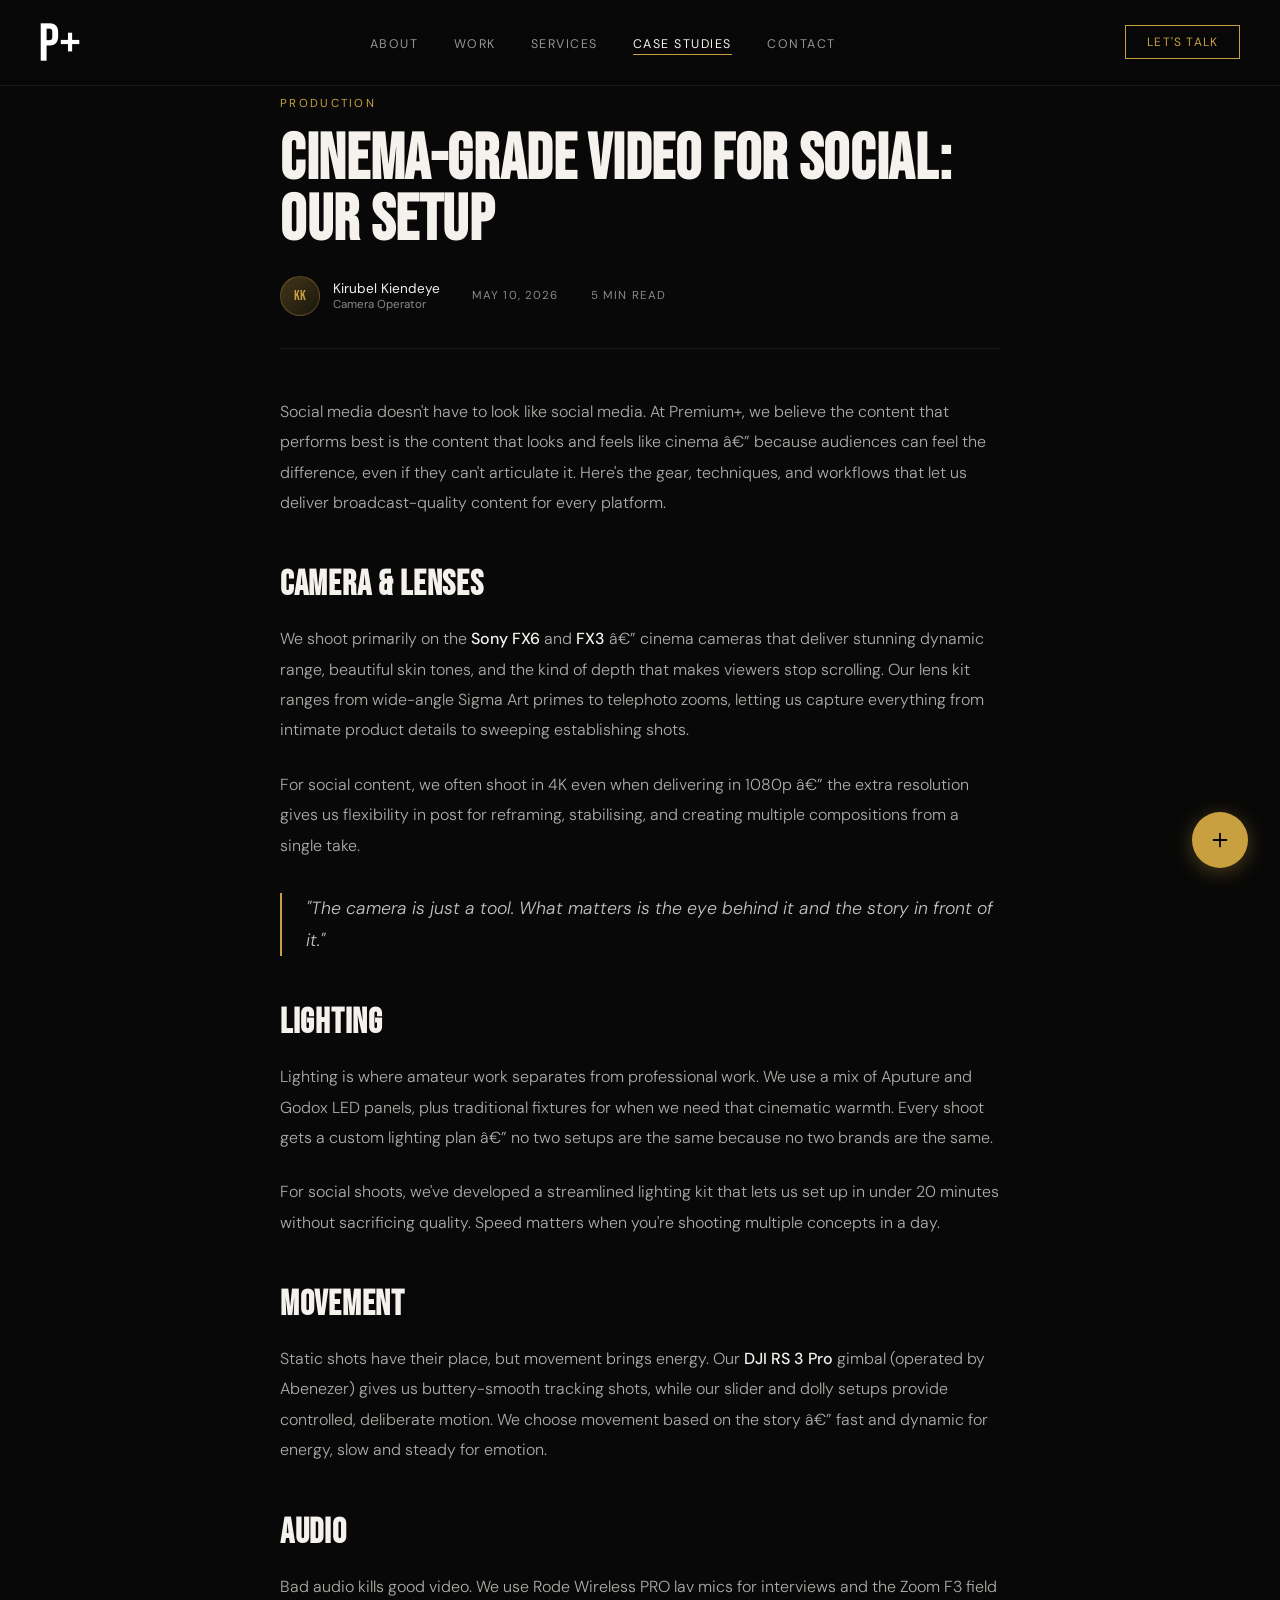
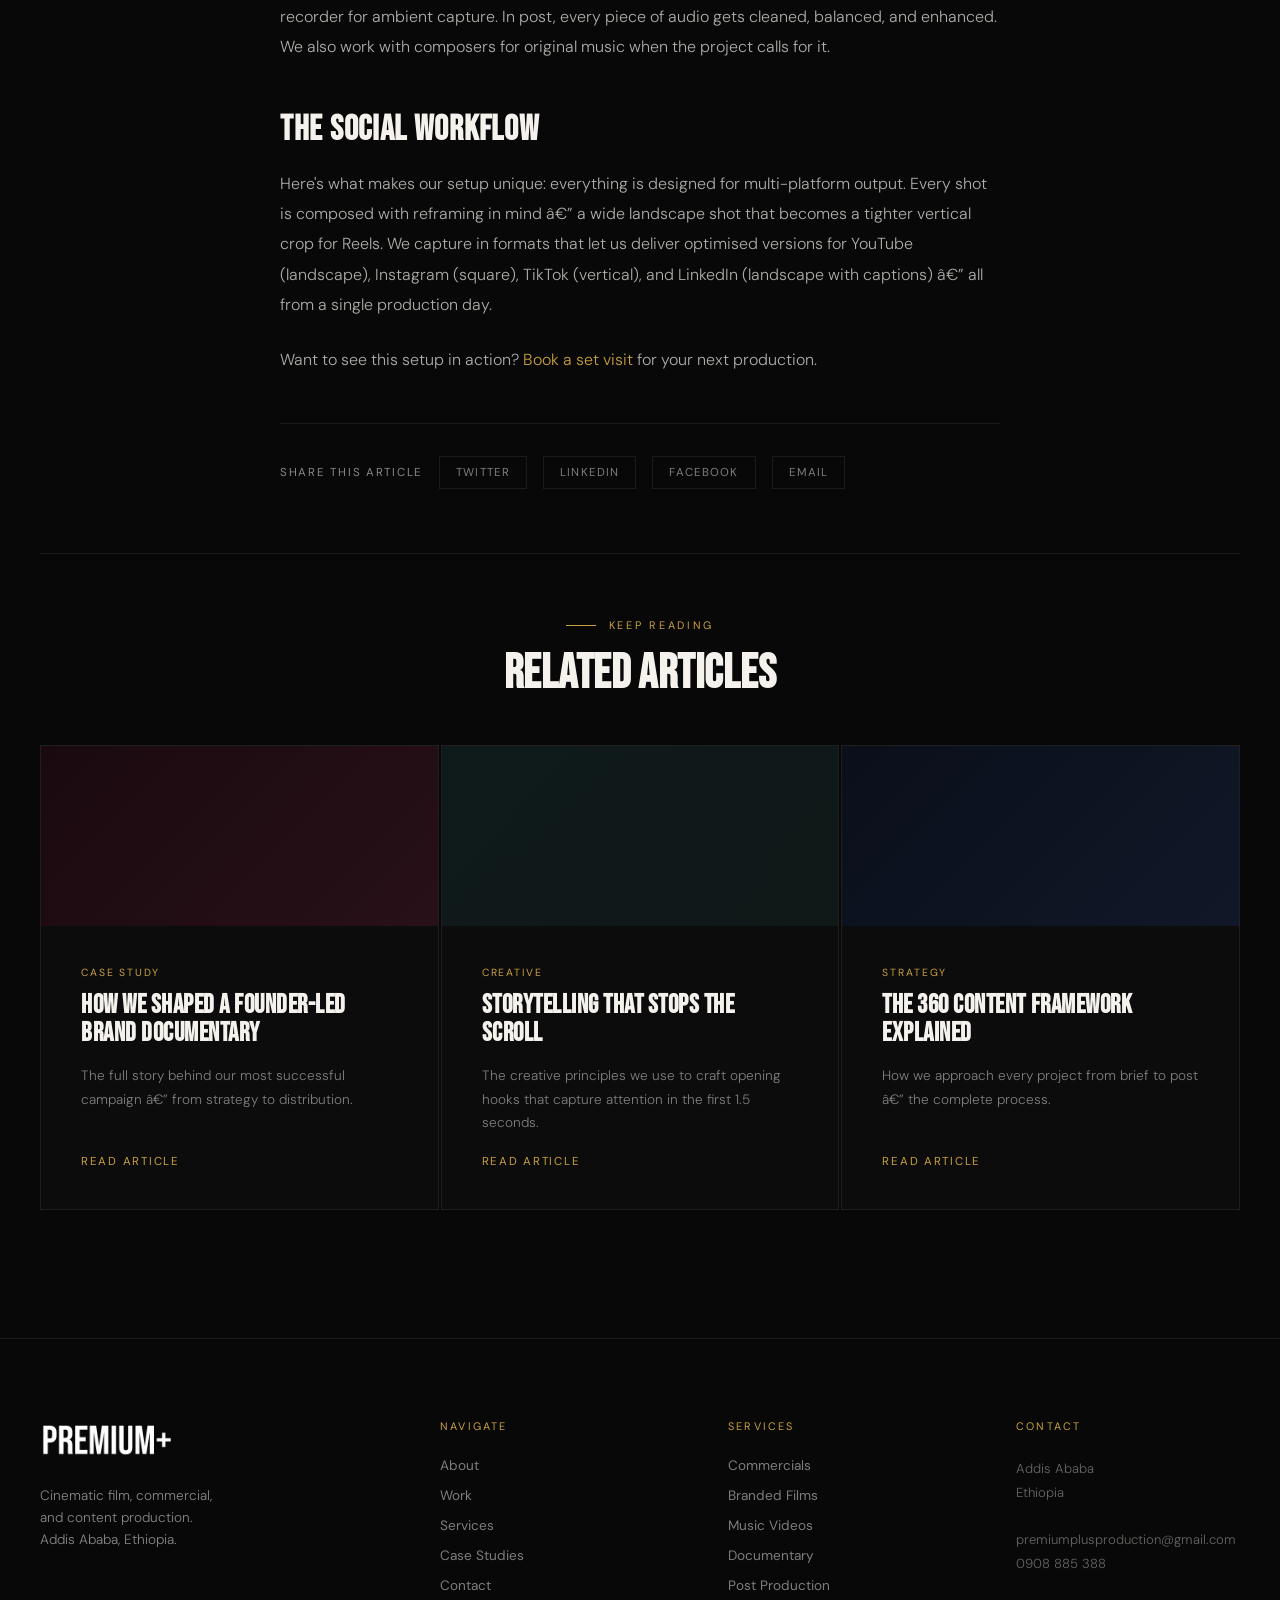
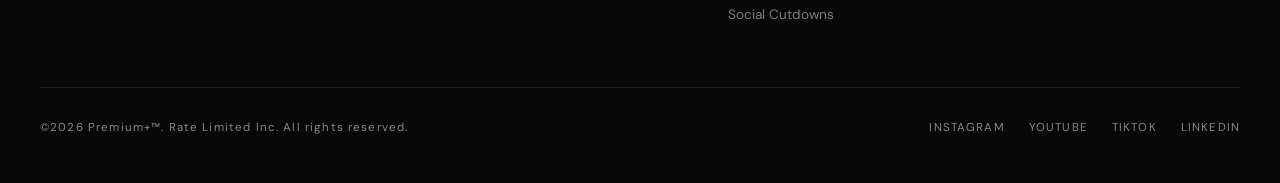
<file: blog-cinema-social.html>
﻿<!DOCTYPE html>
<html lang="en">
<head>
<meta charset="UTF-8"/>
<meta name="viewport" content="width=device-width, initial-scale=1.0, maximum-scale=5.0"/>
<title>Cinema-Grade Video for Social: Our Setup â€” Premium+ Production</title>
<meta name="description" content="A breakdown of the gear, techniques, and workflows we use to deliver broadcast-quality content optimised for every social platform."/>
<link rel="preconnect" href="https://fonts.googleapis.com"/>
<link rel="preconnect" href="https://fonts.gstatic.com" crossorigin/>
<link href="https://fonts.googleapis.com/css2?family=Bebas+Neue&family=DM+Sans:ital,opsz,wght@0,9..40,300;0,9..40,400;0,9..40,500;1,9..40,300&display=swap" rel="stylesheet"/>
<link rel="stylesheet" href="style.css"/>
</head>
<body>

<nav id="navbar">
  <a class="nav-logo" href="index.html" aria-label="Premium+ Home"><img src="assets/premium_plus_p+_logo.png" alt="Premium+ Productions"/></a>
  <button class="nav-toggle" aria-label="Toggle menu" aria-expanded="false" aria-controls="nav-menu">&#9776;</button>
  <ul class="nav-links" id="nav-menu" role="menubar">
    <li role="none"><a href="about.html" role="menuitem">About</a></li>
    <li role="none"><a href="work.html" role="menuitem">Work</a></li>
    <li role="none"><a href="index.html#services" role="menuitem">Services</a></li>
    <li role="none"><a href="blog.html" class="active" role="menuitem">Case Studies</a></li>
    <li role="none"><a href="contact.html" role="menuitem">Contact</a></li>
  </ul>
  <a href="contact.html" class="nav-cta">Let's Talk</a>
</nav>
<div class="nav-overlay" id="navOverlay"></div>

<section class="blog-post-section">
  <div class="blog-post-header reveal">
    <div class="blog-post-category">Production</div>
    <h1 class="blog-post-title">Cinema-Grade Video for Social: Our Setup</h1>
    <div class="blog-post-meta">
      <div class="blog-post-author"><div class="blog-post-author-avatar">KK</div><div><div class="blog-post-author-name">Kirubel Kiendeye</div><div class="blog-post-author-role">Camera Operator</div></div></div>
      <span class="blog-post-date">May 10, 2026</span>
      <span class="blog-post-readtime">5 min read</span>
    </div>
  </div>
  <div class="blog-post-body reveal">
    <p>Social media doesn't have to look like social media. At Premium+, we believe the content that performs best is the content that looks and feels like cinema â€” because audiences can feel the difference, even if they can't articulate it. Here's the gear, techniques, and workflows that let us deliver broadcast-quality content for every platform.</p>

    <h2>Camera &amp; Lenses</h2>
    <p>We shoot primarily on the <strong>Sony FX6</strong> and <strong>FX3</strong> â€” cinema cameras that deliver stunning dynamic range, beautiful skin tones, and the kind of depth that makes viewers stop scrolling. Our lens kit ranges from wide-angle Sigma Art primes to telephoto zooms, letting us capture everything from intimate product details to sweeping establishing shots.</p>
    <p>For social content, we often shoot in 4K even when delivering in 1080p â€” the extra resolution gives us flexibility in post for reframing, stabilising, and creating multiple compositions from a single take.</p>

    <blockquote>"The camera is just a tool. What matters is the eye behind it and the story in front of it."</blockquote>

    <h2>Lighting</h2>
    <p>Lighting is where amateur work separates from professional work. We use a mix of Aputure and Godox LED panels, plus traditional fixtures for when we need that cinematic warmth. Every shoot gets a custom lighting plan â€” no two setups are the same because no two brands are the same.</p>
    <p>For social shoots, we've developed a streamlined lighting kit that lets us set up in under 20 minutes without sacrificing quality. Speed matters when you're shooting multiple concepts in a day.</p>

    <h2>Movement</h2>
    <p>Static shots have their place, but movement brings energy. Our <strong>DJI RS 3 Pro</strong> gimbal (operated by Abenezer) gives us buttery-smooth tracking shots, while our slider and dolly setups provide controlled, deliberate motion. We choose movement based on the story â€” fast and dynamic for energy, slow and steady for emotion.</p>

    <h2>Audio</h2>
    <p>Bad audio kills good video. We use Rode Wireless PRO lav mics for interviews and the Zoom F3 field recorder for ambient capture. In post, every piece of audio gets cleaned, balanced, and enhanced. We also work with composers for original music when the project calls for it.</p>

    <h2>The Social Workflow</h2>
    <p>Here's what makes our setup unique: everything is designed for multi-platform output. Every shot is composed with reframing in mind â€” a wide landscape shot that becomes a tighter vertical crop for Reels. We capture in formats that let us deliver optimised versions for YouTube (landscape), Instagram (square), TikTok (vertical), and LinkedIn (landscape with captions) â€” all from a single production day.</p>
    <p>Want to see this setup in action? <a href="contact.html">Book a set visit</a> for your next production.</p>
  </div>
  <div class="blog-post-share reveal">
    <span class="blog-post-share-label">Share this article</span>
    <a href="#" class="blog-share-link" onclick="window.open('https://twitter.com/intent/tweet?url='+encodeURIComponent(window.location.href),'_blank','width=550,height=420');return false;">Twitter</a>
    <a href="#" class="blog-share-link" onclick="window.open('https://www.linkedin.com/sharing/share-offsite/?url='+encodeURIComponent(window.location.href),'_blank','width=550,height=420');return false;">LinkedIn</a>
    <a href="#" class="blog-share-link" onclick="window.open('https://www.facebook.com/sharer/sharer.php?u='+encodeURIComponent(window.location.href),'_blank','width=550,height=420');return false;">Facebook</a>
    <a href="mailto:?subject=Cinema-Grade Video for Social&body=" onclick="this.href=this.href+encodeURIComponent(window.location.href)" class="blog-share-link">Email</a>
  </div>
</section>

<section style="padding-top:0">
  <div class="blog-related">
    <div class="reveal" style="text-align:center;margin-bottom:3rem"><p class="section-tag" style="justify-content:center">Keep Reading</p><h2 class="section-title" style="font-size:clamp(2rem,4vw,3rem)">Related Articles</h2></div>
    <div class="blog-grid" style="grid-template-columns:repeat(3,1fr)">
      <article class="blog-card reveal">
        <div class="blog-card-image"><div class="blog-card-image-bg" style="background:linear-gradient(135deg,#1a0a0f,#281018)"></div></div>
        <div class="blog-card-content">
          <div class="blog-category">Case Study</div>
          <h3 class="blog-card-title">How We Shaped a Founder-Led Brand Documentary</h3>
          <p class="blog-excerpt">The full story behind our most successful campaign â€” from strategy to distribution.</p>
          <a href="blog-nairobi-kitchen-case-study.html" class="blog-read-link">Read Article</a>
        </div>
      </article>
      <article class="blog-card reveal reveal-delay-1">
        <div class="blog-card-image"><div class="blog-card-image-bg" style="background:linear-gradient(135deg,#0f1a1a,#101818)"></div></div>
        <div class="blog-card-content">
          <div class="blog-category">Creative</div>
          <h3 class="blog-card-title">Storytelling That Stops the Scroll</h3>
          <p class="blog-excerpt">The creative principles we use to craft opening hooks that capture attention in the first 1.5 seconds.</p>
          <a href="blog-storytelling-scroll.html" class="blog-read-link">Read Article</a>
        </div>
      </article>
      <article class="blog-card reveal reveal-delay-2">
        <div class="blog-card-image"><div class="blog-card-image-bg" style="background:linear-gradient(135deg,#0a0f1a,#101828)"></div></div>
        <div class="blog-card-content">
          <div class="blog-category">Strategy</div>
          <h3 class="blog-card-title">The 360 Content Framework Explained</h3>
          <p class="blog-excerpt">How we approach every project from brief to post â€” the complete process.</p>
          <a href="blog-360-framework.html" class="blog-read-link">Read Article</a>
        </div>
      </article>
    </div>
  </div>
</section>

<footer>
  <div class="footer-top">
    <div><a href="index.html" class="footer-logo" aria-label="Premium+ Home"><img src="assets/premium_plus_white.png" alt="Premium+ Productions"/></a><p class="footer-tagline">Cinematic film, commercial,<br/>and content production.<br/>Addis Ababa, Ethiopia.</p></div>
    <div><div class="footer-col-title">Navigate</div><div class="footer-links"><a href="about.html">About</a><a href="work.html">Work</a><a href="index.html#services">Services</a><a href="blog.html">Case Studies</a><a href="contact.html">Contact</a></div></div>
    <div><div class="footer-col-title">Services</div><div class="footer-links"><a href="index.html#services">Commercials</a><a href="index.html#services">Branded Films</a><a href="index.html#services">Music Videos</a><a href="index.html#services">Documentary</a><a href="index.html#services">Post Production</a><a href="index.html#services">Social Cutdowns</a></div></div>
    <div><div class="footer-col-title">Contact</div><div class="footer-address">Addis Ababa<br/>Ethiopia<br/><br/>premiumplusproduction@gmail.com<br/>0908 885 388</div></div>
  </div>
  <div class="footer-bottom"><span class="footer-copy">&copy;2026 Premium+&trade;. Rate Limited Inc. All rights reserved.</span><div class="footer-socials"><a href="#" aria-label="Instagram">Instagram</a><a href="#" aria-label="YouTube">YouTube</a><a href="#" aria-label="TikTok">TikTok</a><a href="#" aria-label="LinkedIn">LinkedIn</a></div></div>
</footer>

<div class="float-wrap" id="floatWrap">
  <div class="float-options">
    <a href="tel:0908885388" class="float-option" aria-label="Call us"><span class="float-opt-btn"><svg viewBox="0 0 24 24" aria-hidden="true"><path d="M22 16.92v3a2 2 0 0 1-2.18 2 19.79 19.79 0 0 1-8.63-3.07 19.5 19.5 0 0 1-6-6 19.79 19.79 0 0 1-3.07-8.67A2 2 0 0 1 4.11 2h3a2 2 0 0 1 2 1.72c.127.96.361 1.903.7 2.81a2 2 0 0 1-.45 2.11L8.09 9.91a16 16 0 0 0 6 6l1.27-1.27a2 2 0 0 1 2.11-.45c.907.339 1.85.573 2.81.7A2 2 0 0 1 22 16.92z"/></svg><span class="float-opt-label">Call</span></span></a>
    <a href="mailto:premiumplusproduction@gmail.com" class="float-option" aria-label="Email us"><span class="float-opt-btn"><svg viewBox="0 0 24 24" aria-hidden="true"><path d="M4 4h16c1.1 0 2 .9 2 2v12c0 1.1-.9 2-2 2H4c-1.1 0-2-.9-2-2V6c0-1.1.9-2 2-2z"/><polyline points="22,6 12,13 2,6"/></svg><span class="float-opt-label">Email</span></span></a>
  </div>
  <button class="float-main" aria-label="Contact Options" aria-expanded="false"><div class="float-pulse"></div><svg viewBox="0 0 24 24" aria-hidden="true"><line x1="12" y1="5" x2="12" y2="19"/><line x1="5" y1="12" x2="19" y2="12"/></svg></button>
</div>
<script src="script.js"></script>
</body>
</html>
</file>
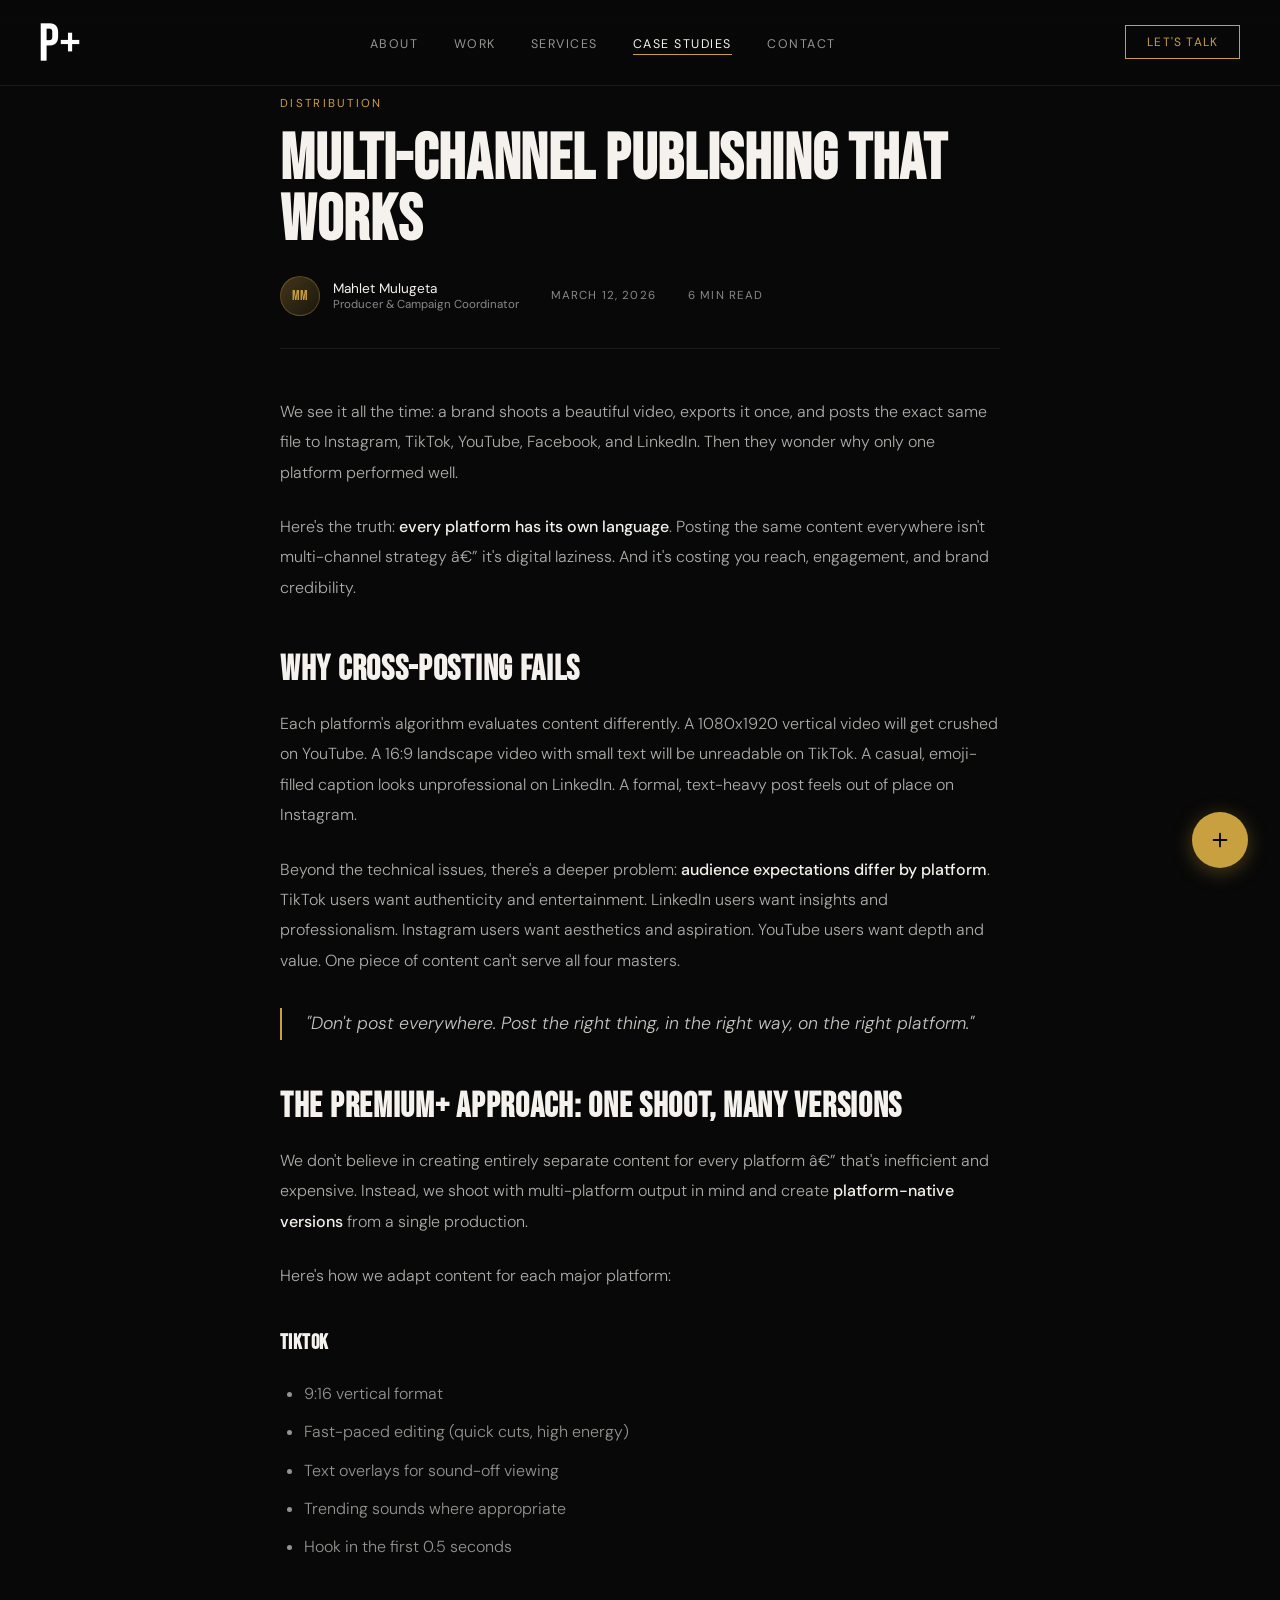
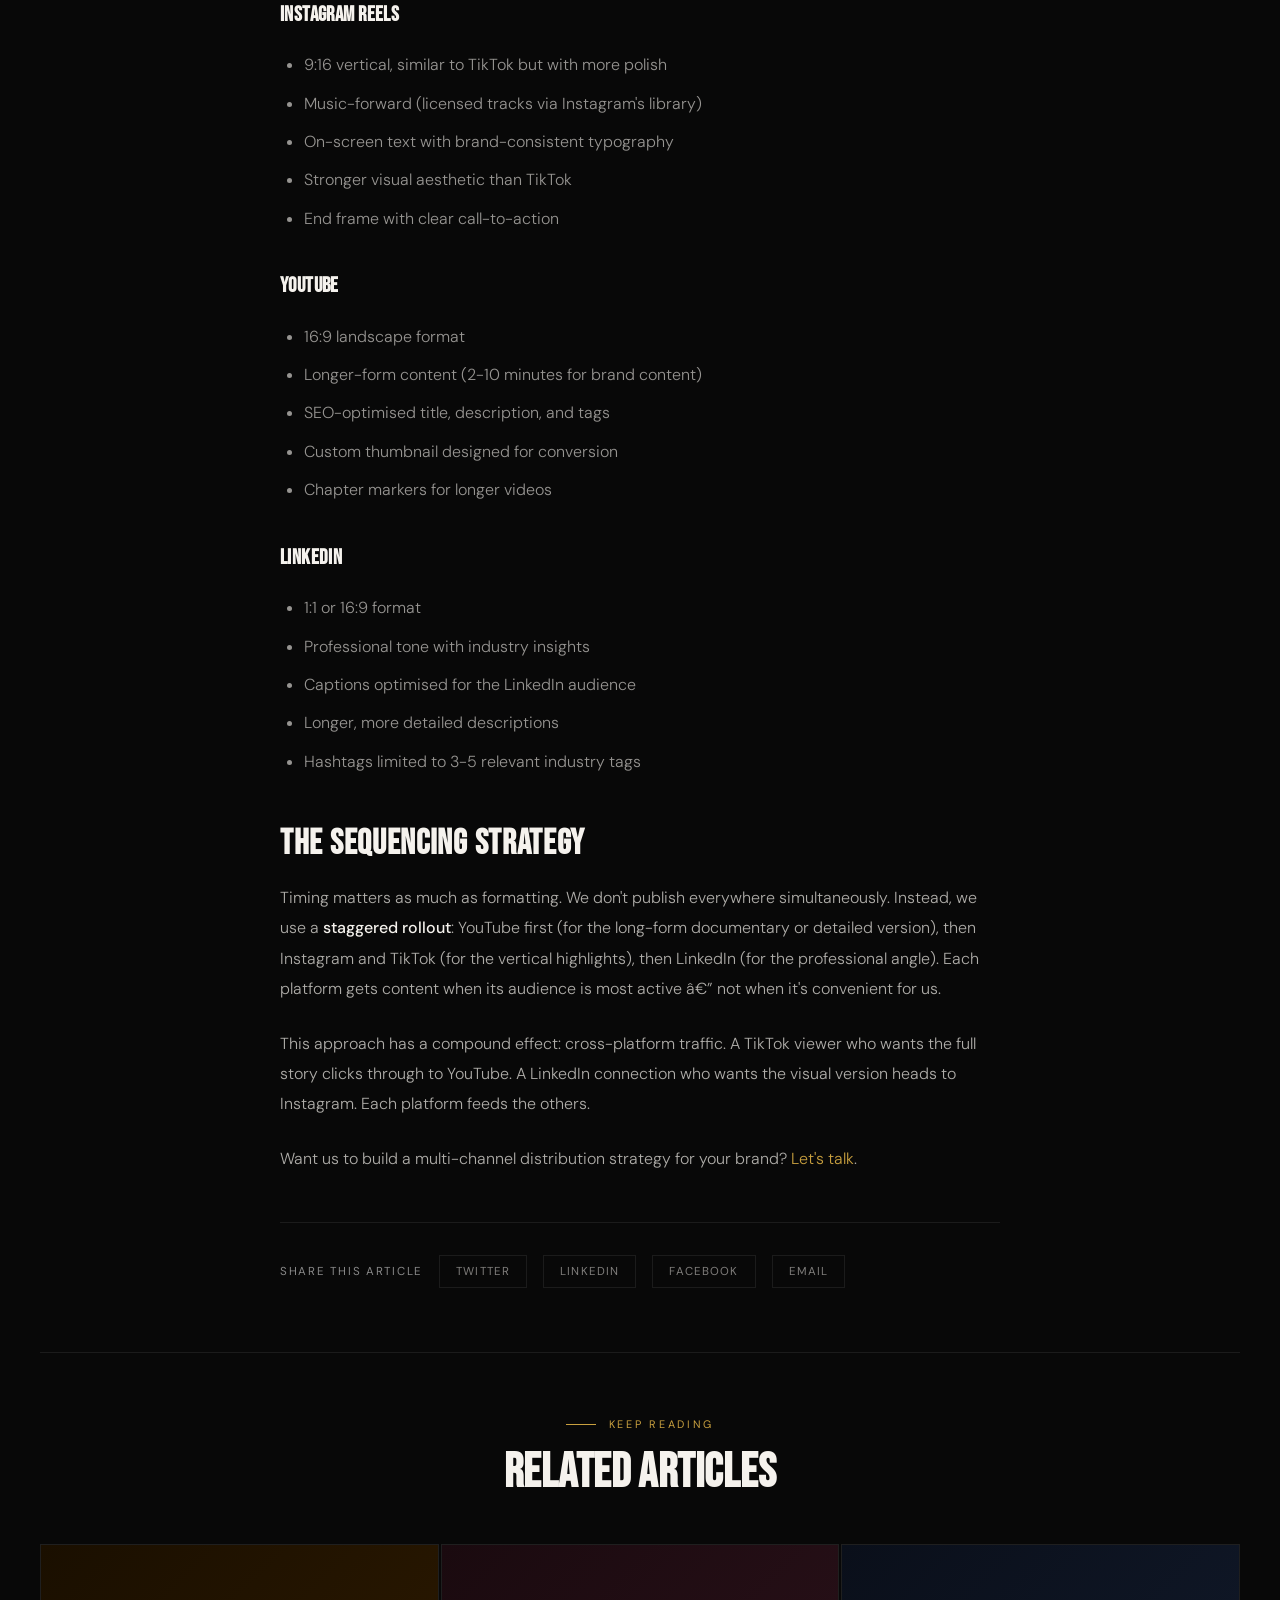
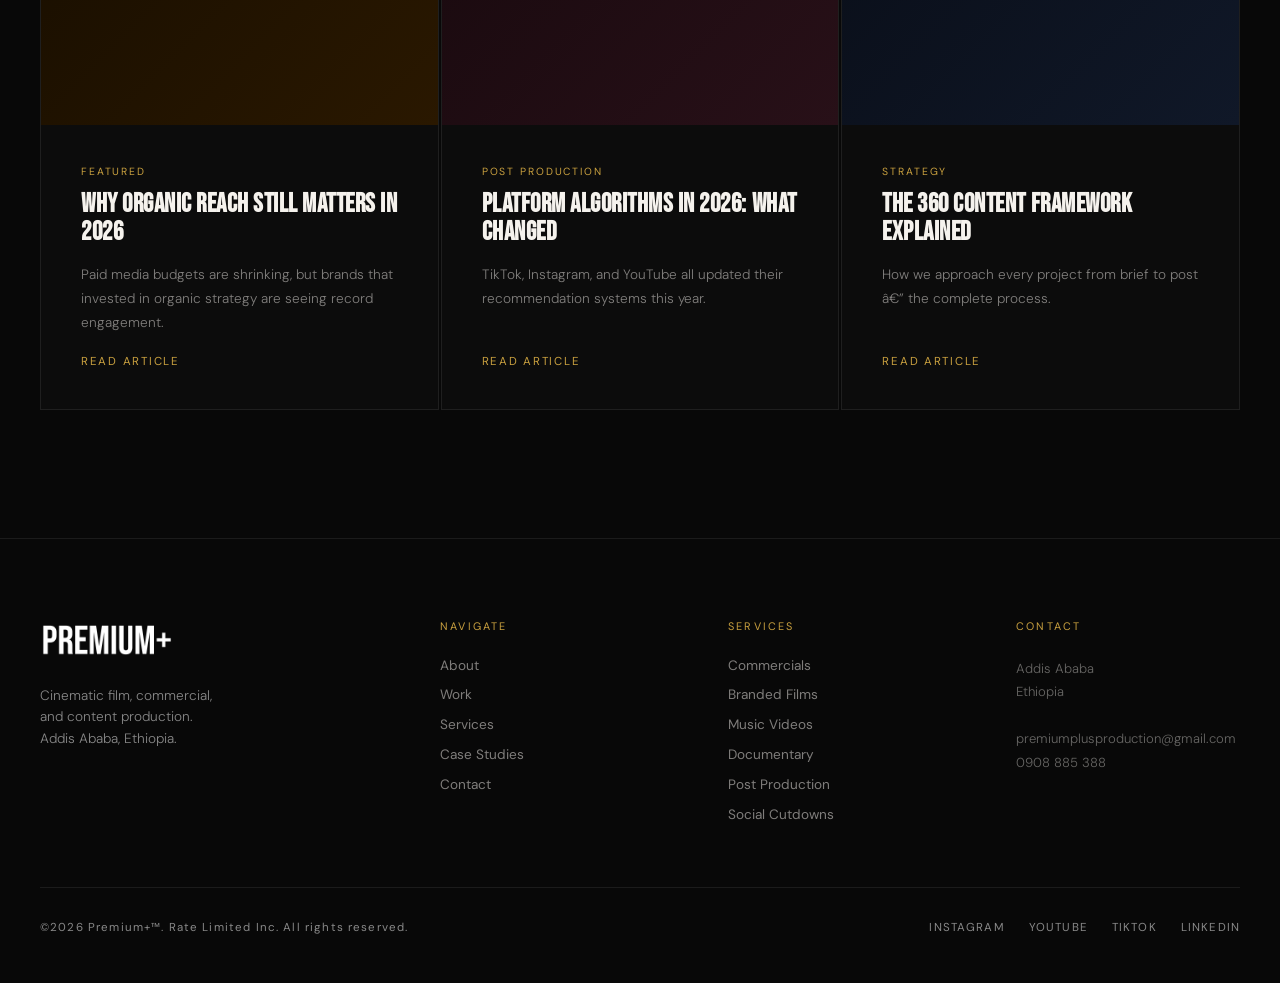
<file: blog-multichannel-publishing.html>
﻿<!DOCTYPE html>
<html lang="en">
<head>
<meta charset="UTF-8"/>
<meta name="viewport" content="width=device-width, initial-scale=1.0, maximum-scale=5.0"/>
<title>Multi-Channel Publishing That Works â€” Premium+ Production</title>
<meta name="description" content="Why reposting the same video everywhere is hurting your brand â€” and how to adapt content for each platform."/>
<link rel="preconnect" href="https://fonts.googleapis.com"/>
<link rel="preconnect" href="https://fonts.gstatic.com" crossorigin/>
<link href="https://fonts.googleapis.com/css2?family=Bebas+Neue&family=DM+Sans:ital,opsz,wght@0,9..40,300;0,9..40,400;0,9..40,500;1,9..40,300&display=swap" rel="stylesheet"/>
<link rel="stylesheet" href="style.css"/>
</head>
<body>

<nav id="navbar">
  <a class="nav-logo" href="index.html" aria-label="Premium+ Home"><img src="assets/premium_plus_p+_logo.png" alt="Premium+ Productions"/></a>
  <button class="nav-toggle" aria-label="Toggle menu" aria-expanded="false" aria-controls="nav-menu">&#9776;</button>
  <ul class="nav-links" id="nav-menu" role="menubar">
    <li role="none"><a href="about.html" role="menuitem">About</a></li>
    <li role="none"><a href="work.html" role="menuitem">Work</a></li>
    <li role="none"><a href="index.html#services" role="menuitem">Services</a></li>
    <li role="none"><a href="blog.html" class="active" role="menuitem">Case Studies</a></li>
    <li role="none"><a href="contact.html" role="menuitem">Contact</a></li>
  </ul>
  <a href="contact.html" class="nav-cta">Let's Talk</a>
</nav>
<div class="nav-overlay" id="navOverlay"></div>

<section class="blog-post-section">
  <div class="blog-post-header reveal">
    <div class="blog-post-category">Distribution</div>
    <h1 class="blog-post-title">Multi-Channel Publishing That Works</h1>
    <div class="blog-post-meta">
      <div class="blog-post-author"><div class="blog-post-author-avatar">MM</div><div><div class="blog-post-author-name">Mahlet Mulugeta</div><div class="blog-post-author-role">Producer &amp; Campaign Coordinator</div></div></div>
      <span class="blog-post-date">March 12, 2026</span>
      <span class="blog-post-readtime">6 min read</span>
    </div>
  </div>
  <div class="blog-post-body reveal">
    <p>We see it all the time: a brand shoots a beautiful video, exports it once, and posts the exact same file to Instagram, TikTok, YouTube, Facebook, and LinkedIn. Then they wonder why only one platform performed well.</p>
    <p>Here's the truth: <strong>every platform has its own language</strong>. Posting the same content everywhere isn't multi-channel strategy â€” it's digital laziness. And it's costing you reach, engagement, and brand credibility.</p>

    <h2>Why Cross-Posting Fails</h2>
    <p>Each platform's algorithm evaluates content differently. A 1080x1920 vertical video will get crushed on YouTube. A 16:9 landscape video with small text will be unreadable on TikTok. A casual, emoji-filled caption looks unprofessional on LinkedIn. A formal, text-heavy post feels out of place on Instagram.</p>
    <p>Beyond the technical issues, there's a deeper problem: <strong>audience expectations differ by platform</strong>. TikTok users want authenticity and entertainment. LinkedIn users want insights and professionalism. Instagram users want aesthetics and aspiration. YouTube users want depth and value. One piece of content can't serve all four masters.</p>

    <blockquote>"Don't post everywhere. Post the right thing, in the right way, on the right platform."</blockquote>

    <h2>The Premium+ Approach: One Shoot, Many Versions</h2>
    <p>We don't believe in creating entirely separate content for every platform â€” that's inefficient and expensive. Instead, we shoot with multi-platform output in mind and create <strong>platform-native versions</strong> from a single production.</p>
    <p>Here's how we adapt content for each major platform:</p>

    <h3>TikTok</h3>
    <ul>
      <li>9:16 vertical format</li>
      <li>Fast-paced editing (quick cuts, high energy)</li>
      <li>Text overlays for sound-off viewing</li>
      <li>Trending sounds where appropriate</li>
      <li>Hook in the first 0.5 seconds</li>
    </ul>

    <h3>Instagram Reels</h3>
    <ul>
      <li>9:16 vertical, similar to TikTok but with more polish</li>
      <li>Music-forward (licensed tracks via Instagram's library)</li>
      <li>On-screen text with brand-consistent typography</li>
      <li>Stronger visual aesthetic than TikTok</li>
      <li>End frame with clear call-to-action</li>
    </ul>

    <h3>YouTube</h3>
    <ul>
      <li>16:9 landscape format</li>
      <li>Longer-form content (2-10 minutes for brand content)</li>
      <li>SEO-optimised title, description, and tags</li>
      <li>Custom thumbnail designed for conversion</li>
      <li>Chapter markers for longer videos</li>
    </ul>

    <h3>LinkedIn</h3>
    <ul>
      <li>1:1 or 16:9 format</li>
      <li>Professional tone with industry insights</li>
      <li>Captions optimised for the LinkedIn audience</li>
      <li>Longer, more detailed descriptions</li>
      <li>Hashtags limited to 3-5 relevant industry tags</li>
    </ul>

    <h2>The Sequencing Strategy</h2>
    <p>Timing matters as much as formatting. We don't publish everywhere simultaneously. Instead, we use a <strong>staggered rollout</strong>: YouTube first (for the long-form documentary or detailed version), then Instagram and TikTok (for the vertical highlights), then LinkedIn (for the professional angle). Each platform gets content when its audience is most active â€” not when it's convenient for us.</p>
    <p>This approach has a compound effect: cross-platform traffic. A TikTok viewer who wants the full story clicks through to YouTube. A LinkedIn connection who wants the visual version heads to Instagram. Each platform feeds the others.</p>
    <p>Want us to build a multi-channel distribution strategy for your brand? <a href="contact.html">Let's talk</a>.</p>
  </div>
  <div class="blog-post-share reveal">
    <span class="blog-post-share-label">Share this article</span>
    <a href="#" class="blog-share-link" onclick="window.open('https://twitter.com/intent/tweet?url='+encodeURIComponent(window.location.href),'_blank','width=550,height=420');return false;">Twitter</a>
    <a href="#" class="blog-share-link" onclick="window.open('https://www.linkedin.com/sharing/share-offsite/?url='+encodeURIComponent(window.location.href),'_blank','width=550,height=420');return false;">LinkedIn</a>
    <a href="#" class="blog-share-link" onclick="window.open('https://www.facebook.com/sharer/sharer.php?u='+encodeURIComponent(window.location.href),'_blank','width=550,height=420');return false;">Facebook</a>
    <a href="mailto:?subject=Multi-Channel Publishing That Works&body=" onclick="this.href=this.href+encodeURIComponent(window.location.href)" class="blog-share-link">Email</a>
  </div>
</section>

<section style="padding-top:0">
  <div class="blog-related">
    <div class="reveal" style="text-align:center;margin-bottom:3rem"><p class="section-tag" style="justify-content:center">Keep Reading</p><h2 class="section-title" style="font-size:clamp(2rem,4vw,3rem)">Related Articles</h2></div>
    <div class="blog-grid" style="grid-template-columns:repeat(3,1fr)">
      <article class="blog-card reveal">
        <div class="blog-card-image"><div class="blog-card-image-bg" style="background:linear-gradient(135deg,#1a0f00,#2a1800)"></div></div>
        <div class="blog-card-content">
          <div class="blog-category">Featured</div>
          <h3 class="blog-card-title">Why Organic Reach Still Matters in 2026</h3>
          <p class="blog-excerpt">Paid media budgets are shrinking, but brands that invested in organic strategy are seeing record engagement.</p>
          <a href="blog-organic-reach-2026.html" class="blog-read-link">Read Article</a>
        </div>
      </article>
      <article class="blog-card reveal reveal-delay-1">
        <div class="blog-card-image"><div class="blog-card-image-bg" style="background:linear-gradient(135deg,#1a0a0f,#281018)"></div></div>
        <div class="blog-card-content">
          <div class="blog-category">Post Production</div>
          <h3 class="blog-card-title">Platform Algorithms in 2026: What Changed</h3>
          <p class="blog-excerpt">TikTok, Instagram, and YouTube all updated their recommendation systems this year.</p>
          <a href="blog-algorithms-2026.html" class="blog-read-link">Read Article</a>
        </div>
      </article>
      <article class="blog-card reveal reveal-delay-2">
        <div class="blog-card-image"><div class="blog-card-image-bg" style="background:linear-gradient(135deg,#0a0f1a,#101828)"></div></div>
        <div class="blog-card-content">
          <div class="blog-category">Strategy</div>
          <h3 class="blog-card-title">The 360 Content Framework Explained</h3>
          <p class="blog-excerpt">How we approach every project from brief to post â€” the complete process.</p>
          <a href="blog-360-framework.html" class="blog-read-link">Read Article</a>
        </div>
      </article>
    </div>
  </div>
</section>

<footer>
  <div class="footer-top">
    <div><a href="index.html" class="footer-logo" aria-label="Premium+ Home"><img src="assets/premium_plus_white.png" alt="Premium+ Productions"/></a><p class="footer-tagline">Cinematic film, commercial,<br/>and content production.<br/>Addis Ababa, Ethiopia.</p></div>
    <div><div class="footer-col-title">Navigate</div><div class="footer-links"><a href="about.html">About</a><a href="work.html">Work</a><a href="index.html#services">Services</a><a href="blog.html">Case Studies</a><a href="contact.html">Contact</a></div></div>
    <div><div class="footer-col-title">Services</div><div class="footer-links"><a href="index.html#services">Commercials</a><a href="index.html#services">Branded Films</a><a href="index.html#services">Music Videos</a><a href="index.html#services">Documentary</a><a href="index.html#services">Post Production</a><a href="index.html#services">Social Cutdowns</a></div></div>
    <div><div class="footer-col-title">Contact</div><div class="footer-address">Addis Ababa<br/>Ethiopia<br/><br/>premiumplusproduction@gmail.com<br/>0908 885 388</div></div>
  </div>
  <div class="footer-bottom"><span class="footer-copy">&copy;2026 Premium+&trade;. Rate Limited Inc. All rights reserved.</span><div class="footer-socials"><a href="#" aria-label="Instagram">Instagram</a><a href="#" aria-label="YouTube">YouTube</a><a href="#" aria-label="TikTok">TikTok</a><a href="#" aria-label="LinkedIn">LinkedIn</a></div></div>
</footer>

<div class="float-wrap" id="floatWrap">
  <div class="float-options">
    <a href="tel:0908885388" class="float-option" aria-label="Call us"><span class="float-opt-btn"><svg viewBox="0 0 24 24" aria-hidden="true"><path d="M22 16.92v3a2 2 0 0 1-2.18 2 19.79 19.79 0 0 1-8.63-3.07 19.5 19.5 0 0 1-6-6 19.79 19.79 0 0 1-3.07-8.67A2 2 0 0 1 4.11 2h3a2 2 0 0 1 2 1.72c.127.96.361 1.903.7 2.81a2 2 0 0 1-.45 2.11L8.09 9.91a16 16 0 0 0 6 6l1.27-1.27a2 2 0 0 1 2.11-.45c.907.339 1.85.573 2.81.7A2 2 0 0 1 22 16.92z"/></svg><span class="float-opt-label">Call</span></span></a>
    <a href="mailto:premiumplusproduction@gmail.com" class="float-option" aria-label="Email us"><span class="float-opt-btn"><svg viewBox="0 0 24 24" aria-hidden="true"><path d="M4 4h16c1.1 0 2 .9 2 2v12c0 1.1-.9 2-2 2H4c-1.1 0-2-.9-2-2V6c0-1.1.9-2 2-2z"/><polyline points="22,6 12,13 2,6"/></svg><span class="float-opt-label">Email</span></span></a>
  </div>
  <button class="float-main" aria-label="Contact Options" aria-expanded="false"><div class="float-pulse"></div><svg viewBox="0 0 24 24" aria-hidden="true"><line x1="12" y1="5" x2="12" y2="19"/><line x1="5" y1="12" x2="19" y2="12"/></svg></button>
</div>
<script src="script.js"></script>
</body>
</html>
</file>
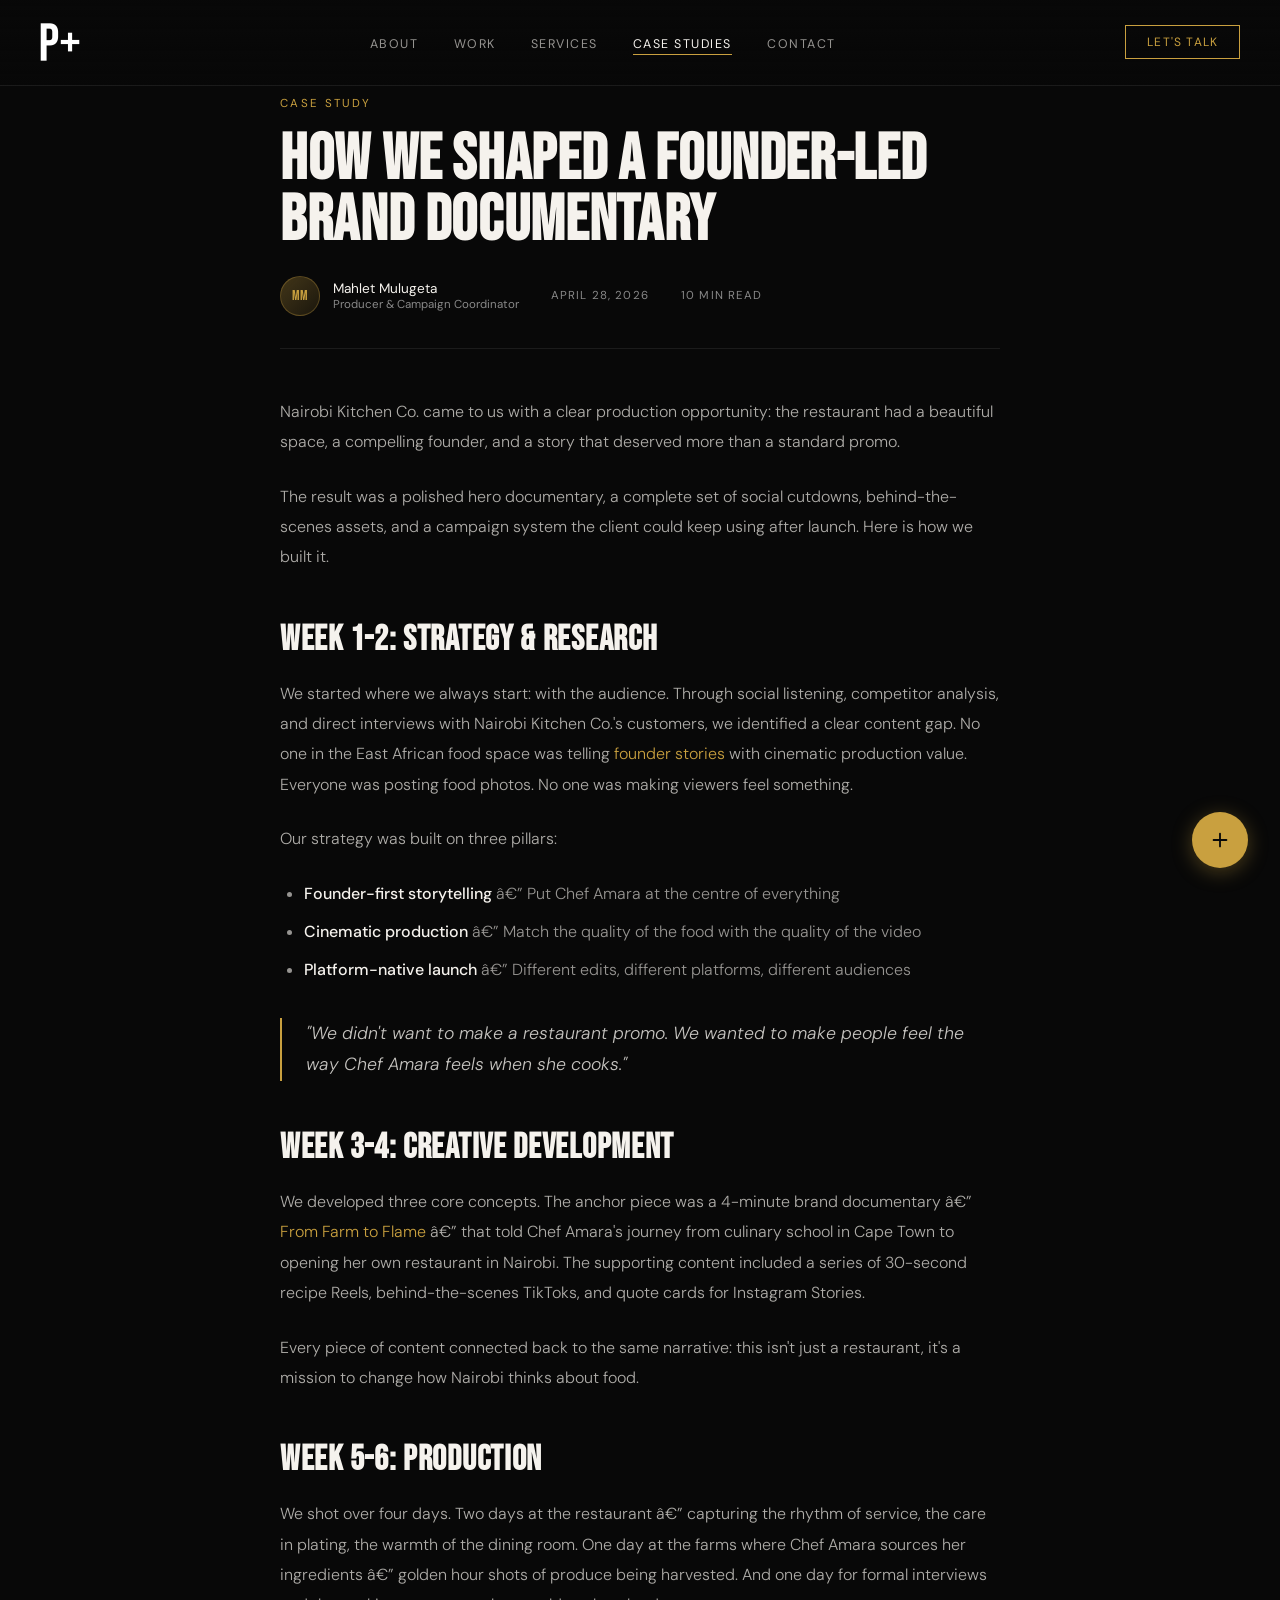
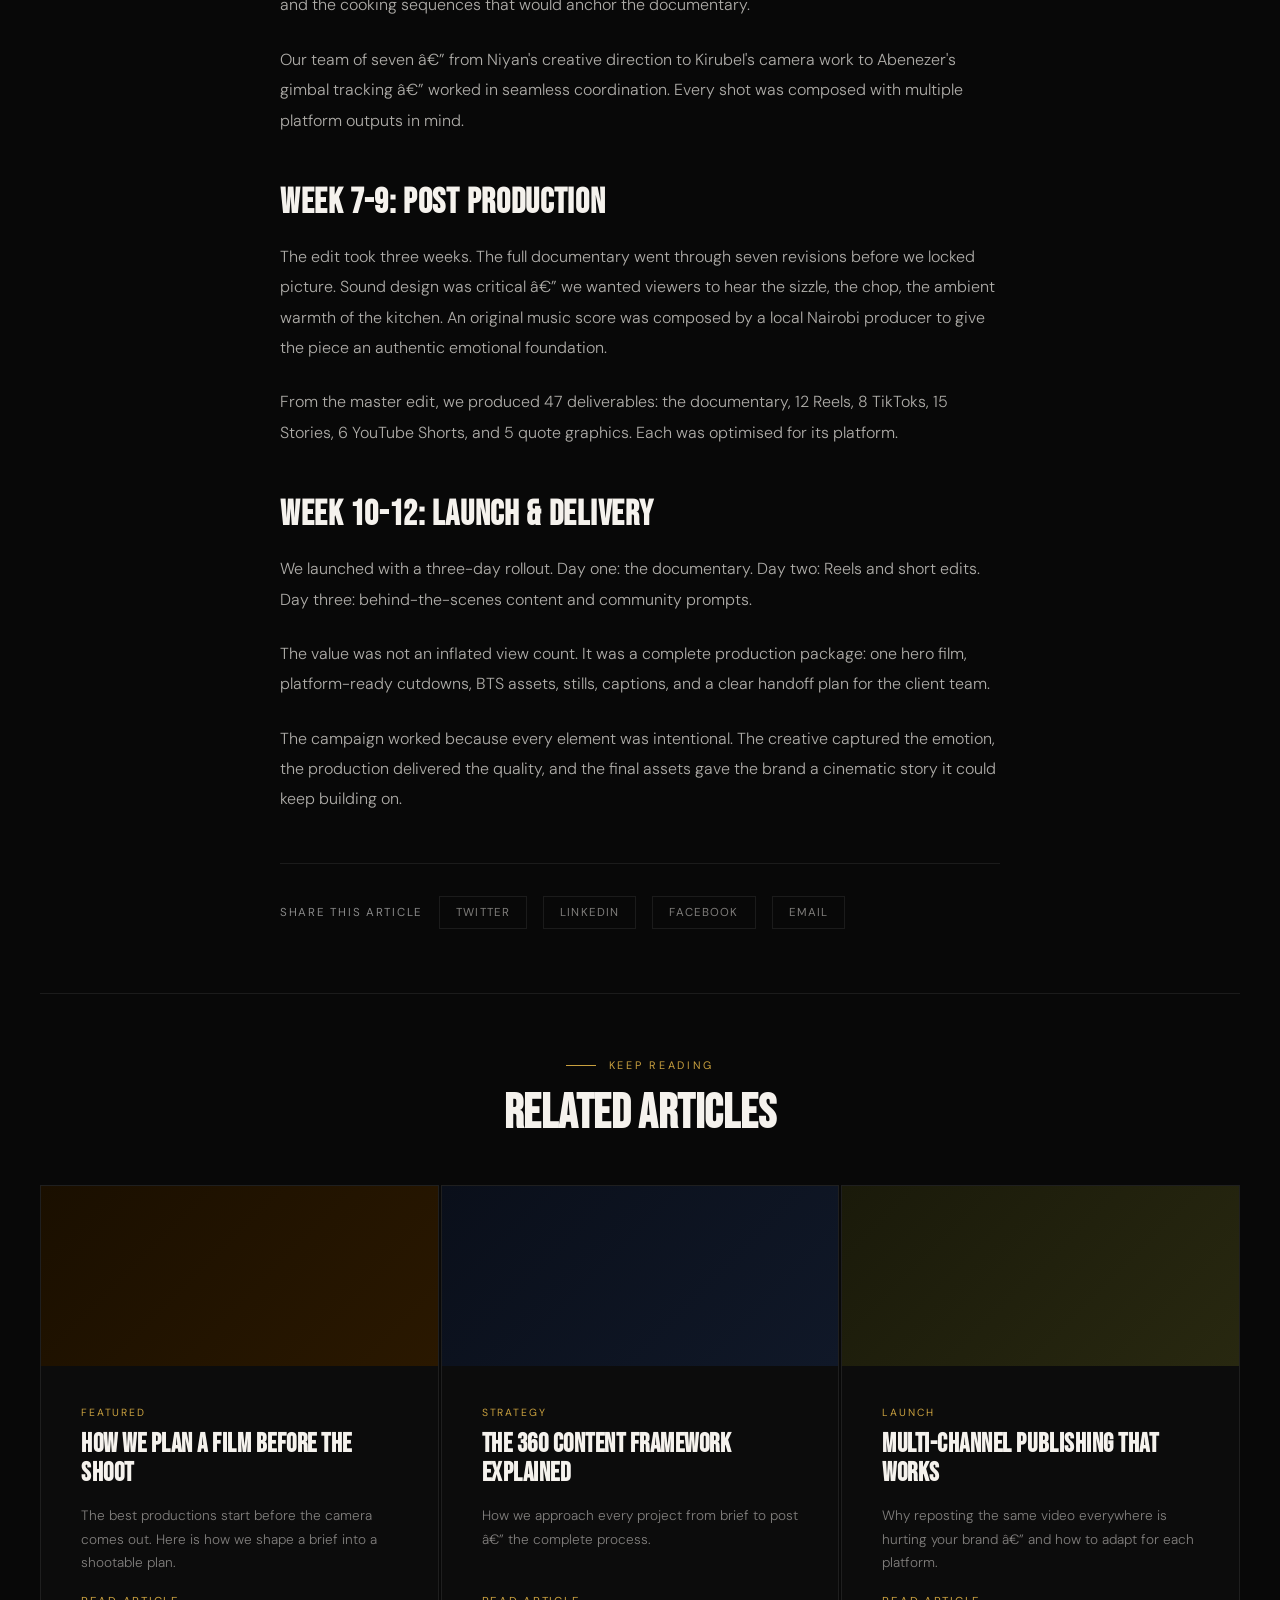
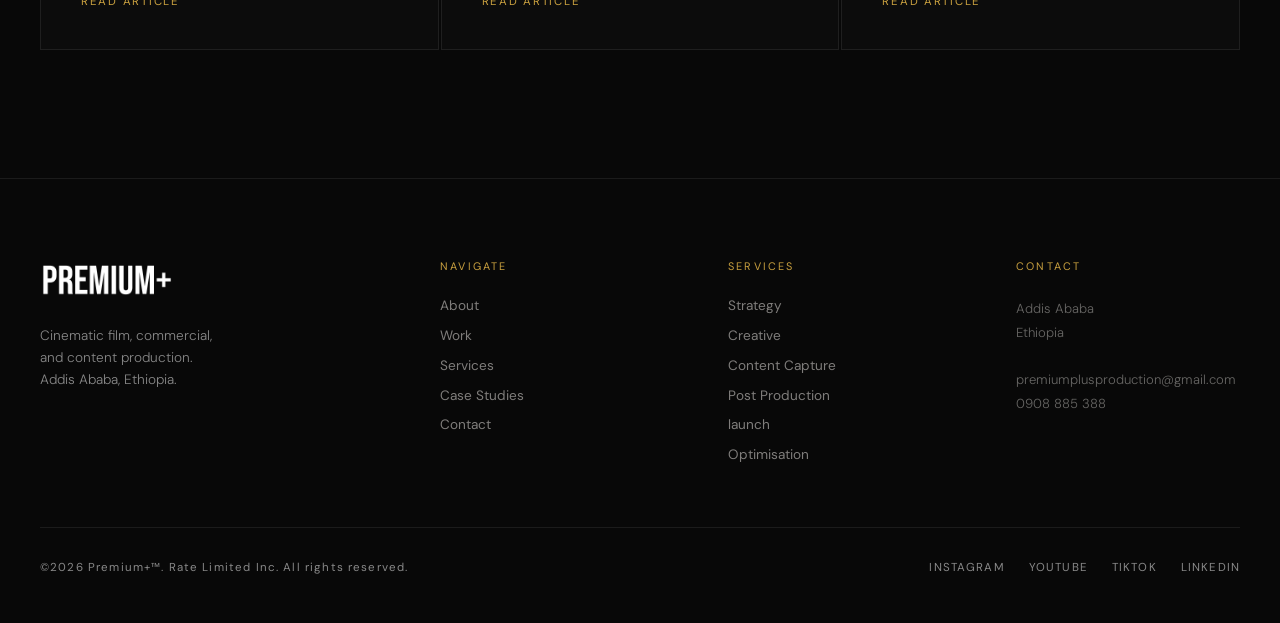
<file: blog-nairobi-kitchen-case-study.html>
﻿<!DOCTYPE html>
<html lang="en">
<head>
<meta charset="UTF-8"/>
<meta name="viewport" content="width=device-width, initial-scale=1.0, maximum-scale=5.0"/>
<title>How We Shaped a Founder-Led Brand Documentary â€” Premium+ Production</title>
<meta name="description" content="A production case study on shaping a founder-led brand documentary from strategy and shoot through edit, color, sound, and campaign cutdowns."/>
<link rel="preconnect" href="https://fonts.googleapis.com"/>
<link rel="preconnect" href="https://fonts.gstatic.com" crossorigin/>
<link href="https://fonts.googleapis.com/css2?family=Bebas+Neue&family=DM+Sans:ital,opsz,wght@0,9..40,300;0,9..40,400;0,9..40,500;1,9..40,300&display=swap" rel="stylesheet"/>
<link rel="stylesheet" href="style.css"/>
</head>
<body>

<nav id="navbar">
  <a class="nav-logo" href="index.html" aria-label="Premium+ Home"><img src="assets/premium_plus_p+_logo.png" alt="Premium+ Productions"/></a>
  <button class="nav-toggle" aria-label="Toggle menu" aria-expanded="false" aria-controls="nav-menu">&#9776;</button>
  <ul class="nav-links" id="nav-menu" role="menubar">
    <li role="none"><a href="about.html" role="menuitem">About</a></li>
    <li role="none"><a href="work.html" role="menuitem">Work</a></li>
    <li role="none"><a href="index.html#services" role="menuitem">Services</a></li>
    <li role="none"><a href="blog.html" class="active" role="menuitem">Case Studies</a></li>
    <li role="none"><a href="contact.html" role="menuitem">Contact</a></li>
  </ul>
  <a href="contact.html" class="nav-cta">Let's Talk</a>
</nav>
<div class="nav-overlay" id="navOverlay"></div>

<section class="blog-post-section">
  <div class="blog-post-header reveal">
    <div class="blog-post-category">Case Study</div>
    <h1 class="blog-post-title">How We Shaped a Founder-Led Brand Documentary</h1>
    <div class="blog-post-meta">
      <div class="blog-post-author"><div class="blog-post-author-avatar">MM</div><div><div class="blog-post-author-name">Mahlet Mulugeta</div><div class="blog-post-author-role">Producer &amp; Campaign Coordinator</div></div></div>
      <span class="blog-post-date">April 28, 2026</span>
      <span class="blog-post-readtime">10 min read</span>
    </div>
  </div>
  <div class="blog-post-body reveal">
    <p>Nairobi Kitchen Co. came to us with a clear production opportunity: the restaurant had a beautiful space, a compelling founder, and a story that deserved more than a standard promo.</p>
    <p>The result was a polished hero documentary, a complete set of social cutdowns, behind-the-scenes assets, and a campaign system the client could keep using after launch. Here is how we built it.</p>

    <h2>Week 1-2: Strategy &amp; Research</h2>
    <p>We started where we always start: with the audience. Through social listening, competitor analysis, and direct interviews with Nairobi Kitchen Co.'s customers, we identified a clear content gap. No one in the East African food space was telling <em>founder stories</em> with cinematic production value. Everyone was posting food photos. No one was making viewers feel something.</p>
    <p>Our strategy was built on three pillars:</p>
    <ul>
      <li><strong>Founder-first storytelling</strong> â€” Put Chef Amara at the centre of everything</li>
      <li><strong>Cinematic production</strong> â€” Match the quality of the food with the quality of the video</li>
      <li><strong>Platform-native launch</strong> â€” Different edits, different platforms, different audiences</li>
    </ul>

    <blockquote>"We didn't want to make a restaurant promo. We wanted to make people feel the way Chef Amara feels when she cooks."</blockquote>

    <h2>Week 3-4: Creative Development</h2>
    <p>We developed three core concepts. The anchor piece was a 4-minute brand documentary â€” <em>From Farm to Flame</em> â€” that told Chef Amara's journey from culinary school in Cape Town to opening her own restaurant in Nairobi. The supporting content included a series of 30-second recipe Reels, behind-the-scenes TikToks, and quote cards for Instagram Stories.</p>
    <p>Every piece of content connected back to the same narrative: this isn't just a restaurant, it's a mission to change how Nairobi thinks about food.</p>

    <h2>Week 5-6: Production</h2>
    <p>We shot over four days. Two days at the restaurant â€” capturing the rhythm of service, the care in plating, the warmth of the dining room. One day at the farms where Chef Amara sources her ingredients â€” golden hour shots of produce being harvested. And one day for formal interviews and the cooking sequences that would anchor the documentary.</p>
    <p>Our team of seven â€” from Niyan's creative direction to Kirubel's camera work to Abenezer's gimbal tracking â€” worked in seamless coordination. Every shot was composed with multiple platform outputs in mind.</p>

    <h2>Week 7-9: Post Production</h2>
    <p>The edit took three weeks. The full documentary went through seven revisions before we locked picture. Sound design was critical â€” we wanted viewers to hear the sizzle, the chop, the ambient warmth of the kitchen. An original music score was composed by a local Nairobi producer to give the piece an authentic emotional foundation.</p>
    <p>From the master edit, we produced 47 deliverables: the documentary, 12 Reels, 8 TikToks, 15 Stories, 6 YouTube Shorts, and 5 quote graphics. Each was optimised for its platform.</p>

    <h2>Week 10-12: Launch &amp; Delivery</h2><p>We launched with a three-day rollout. Day one: the documentary. Day two: Reels and short edits. Day three: behind-the-scenes content and community prompts.</p><p>The value was not an inflated view count. It was a complete production package: one hero film, platform-ready cutdowns, BTS assets, stills, captions, and a clear handoff plan for the client team.</p><p>The campaign worked because every element was intentional. The creative captured the emotion, the production delivered the quality, and the final assets gave the brand a cinematic story it could keep building on.</p>
  </div>
  <div class="blog-post-share reveal">
    <span class="blog-post-share-label">Share this article</span>
    <a href="#" class="blog-share-link" onclick="window.open('https://twitter.com/intent/tweet?url='+encodeURIComponent(window.location.href),'_blank','width=550,height=420');return false;">Twitter</a>
    <a href="#" class="blog-share-link" onclick="window.open('https://www.linkedin.com/sharing/share-offsite/?url='+encodeURIComponent(window.location.href),'_blank','width=550,height=420');return false;">LinkedIn</a>
    <a href="#" class="blog-share-link" onclick="window.open('https://www.facebook.com/sharer/sharer.php?u='+encodeURIComponent(window.location.href),'_blank','width=550,height=420');return false;">Facebook</a>
    <a href="mailto:?subject=Case Study: Founder-Led Brand Documentary&body=" onclick="this.href=this.href+encodeURIComponent(window.location.href)" class="blog-share-link">Email</a>
  </div>
</section>

<section style="padding-top:0">
  <div class="blog-related">
    <div class="reveal" style="text-align:center;margin-bottom:3rem"><p class="section-tag" style="justify-content:center">Keep Reading</p><h2 class="section-title" style="font-size:clamp(2rem,4vw,3rem)">Related Articles</h2></div>
    <div class="blog-grid" style="grid-template-columns:repeat(3,1fr)">
      <article class="blog-card reveal">
        <div class="blog-card-image"><div class="blog-card-image-bg" style="background:linear-gradient(135deg,#1a0f00,#2a1800)"></div></div>
        <div class="blog-card-content">
          <div class="blog-category">Featured</div>
          <h3 class="blog-card-title">How We Plan a Film Before the Shoot</h3>
          <p class="blog-excerpt">The best productions start before the camera comes out. Here is how we shape a brief into a shootable plan.</p>
          <a href="blog-organic-reach-2026.html" class="blog-read-link">Read Article</a>
        </div>
      </article>
      <article class="blog-card reveal reveal-delay-1">
        <div class="blog-card-image"><div class="blog-card-image-bg" style="background:linear-gradient(135deg,#0a0f1a,#101828)"></div></div>
        <div class="blog-card-content">
          <div class="blog-category">Strategy</div>
          <h3 class="blog-card-title">The 360 Content Framework Explained</h3>
          <p class="blog-excerpt">How we approach every project from brief to post â€” the complete process.</p>
          <a href="blog-360-framework.html" class="blog-read-link">Read Article</a>
        </div>
      </article>
      <article class="blog-card reveal reveal-delay-2">
        <div class="blog-card-image"><div class="blog-card-image-bg" style="background:linear-gradient(135deg,#1a1a0a,#282810)"></div></div>
        <div class="blog-card-content">
          <div class="blog-category">launch</div>
          <h3 class="blog-card-title">Multi-Channel Publishing That Works</h3>
          <p class="blog-excerpt">Why reposting the same video everywhere is hurting your brand â€” and how to adapt for each platform.</p>
          <a href="blog-multichannel-publishing.html" class="blog-read-link">Read Article</a>
        </div>
      </article>
    </div>
  </div>
</section>

<footer>
  <div class="footer-top">
    <div><a href="index.html" class="footer-logo" aria-label="Premium+ Home"><img src="assets/premium_plus_white.png" alt="Premium+ Productions"/></a><p class="footer-tagline">Cinematic film, commercial,<br/>and content production.<br/>Addis Ababa, Ethiopia.</p></div>
    <div><div class="footer-col-title">Navigate</div><div class="footer-links"><a href="about.html">About</a><a href="work.html">Work</a><a href="index.html#services">Services</a><a href="blog.html">Case Studies</a><a href="contact.html">Contact</a></div></div>
    <div><div class="footer-col-title">Services</div><div class="footer-links"><a href="index.html#services">Strategy</a><a href="index.html#services">Creative</a><a href="index.html#services">Content Capture</a><a href="index.html#services">Post Production</a><a href="index.html#services">launch</a><a href="index.html#services">Optimisation</a></div></div>
    <div><div class="footer-col-title">Contact</div><div class="footer-address">Addis Ababa<br/>Ethiopia<br/><br/>premiumplusproduction@gmail.com<br/>0908 885 388</div></div>
  </div>
  <div class="footer-bottom"><span class="footer-copy">&copy;2026 Premium+&trade;. Rate Limited Inc. All rights reserved.</span><div class="footer-socials"><a href="#" aria-label="Instagram">Instagram</a><a href="#" aria-label="YouTube">YouTube</a><a href="#" aria-label="TikTok">TikTok</a><a href="#" aria-label="LinkedIn">LinkedIn</a></div></div>
</footer>

<div class="float-wrap" id="floatWrap">
  <div class="float-options">
    <a href="tel:0908885388" class="float-option" aria-label="Call us"><span class="float-opt-btn"><svg viewBox="0 0 24 24" aria-hidden="true"><path d="M22 16.92v3a2 2 0 0 1-2.18 2 19.79 19.79 0 0 1-8.63-3.07 19.5 19.5 0 0 1-6-6 19.79 19.79 0 0 1-3.07-8.67A2 2 0 0 1 4.11 2h3a2 2 0 0 1 2 1.72c.127.96.361 1.903.7 2.81a2 2 0 0 1-.45 2.11L8.09 9.91a16 16 0 0 0 6 6l1.27-1.27a2 2 0 0 1 2.11-.45c.907.339 1.85.573 2.81.7A2 2 0 0 1 22 16.92z"/></svg><span class="float-opt-label">Call</span></span></a>
    <a href="mailto:premiumplusproduction@gmail.com" class="float-option" aria-label="Email us"><span class="float-opt-btn"><svg viewBox="0 0 24 24" aria-hidden="true"><path d="M4 4h16c1.1 0 2 .9 2 2v12c0 1.1-.9 2-2 2H4c-1.1 0-2-.9-2-2V6c0-1.1.9-2 2-2z"/><polyline points="22,6 12,13 2,6"/></svg><span class="float-opt-label">Email</span></span></a>
  </div>
  <button class="float-main" aria-label="Contact Options" aria-expanded="false"><div class="float-pulse"></div><svg viewBox="0 0 24 24" aria-hidden="true"><line x1="12" y1="5" x2="12" y2="19"/><line x1="5" y1="12" x2="19" y2="12"/></svg></button>
</div>
<script src="script.js"></script>
</body>
</html>
</file>
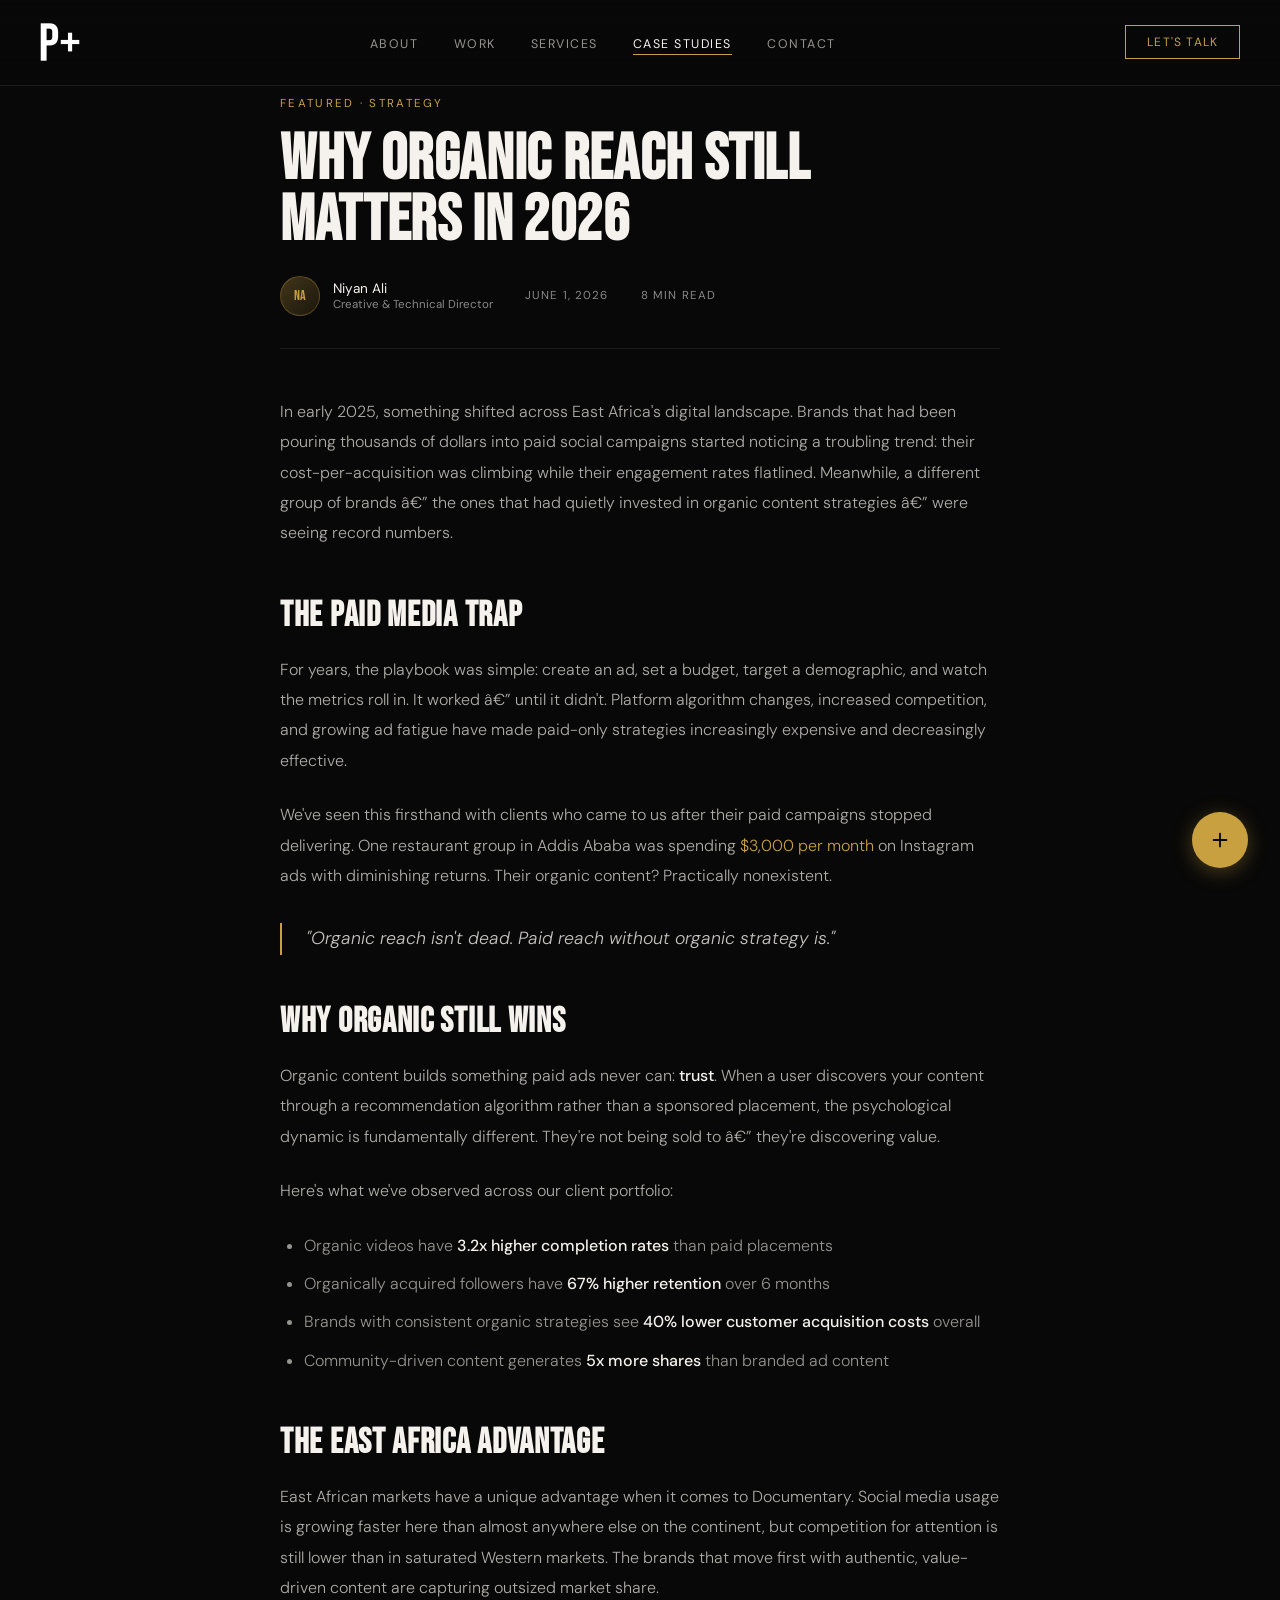
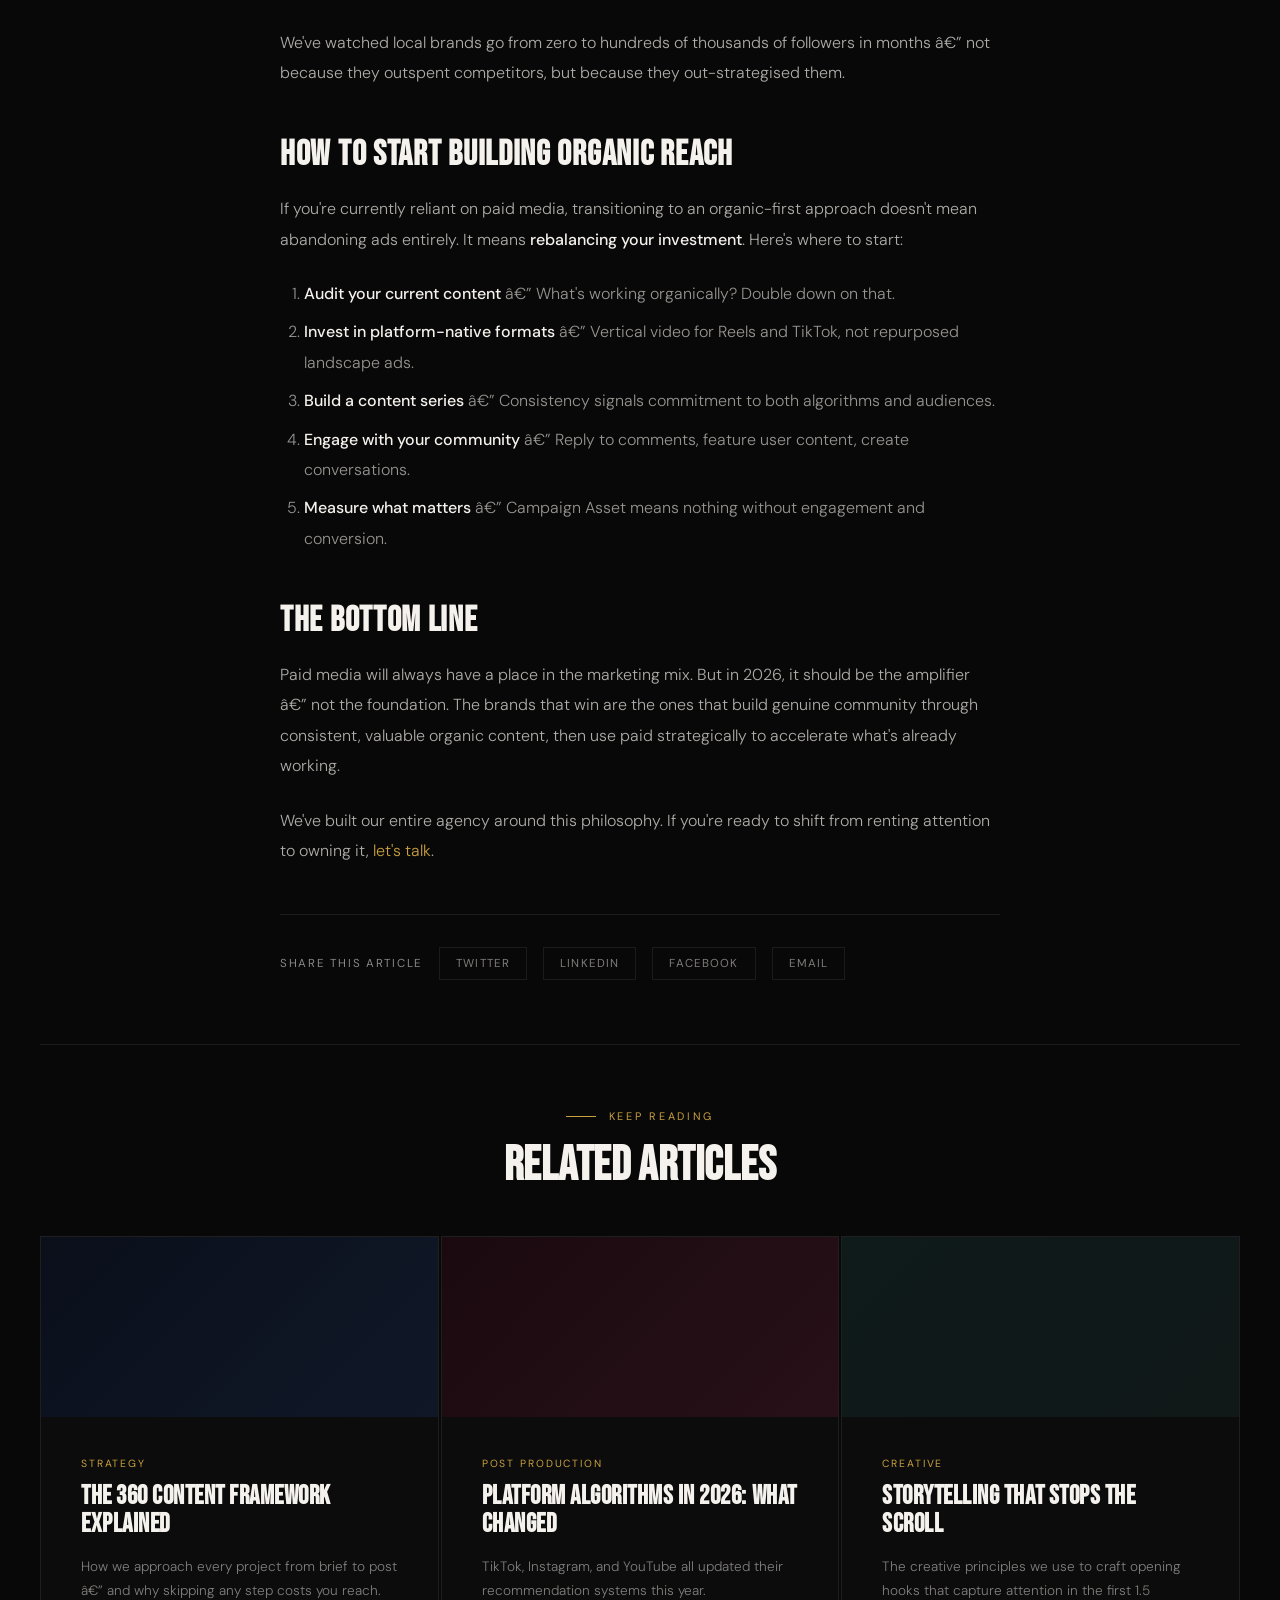
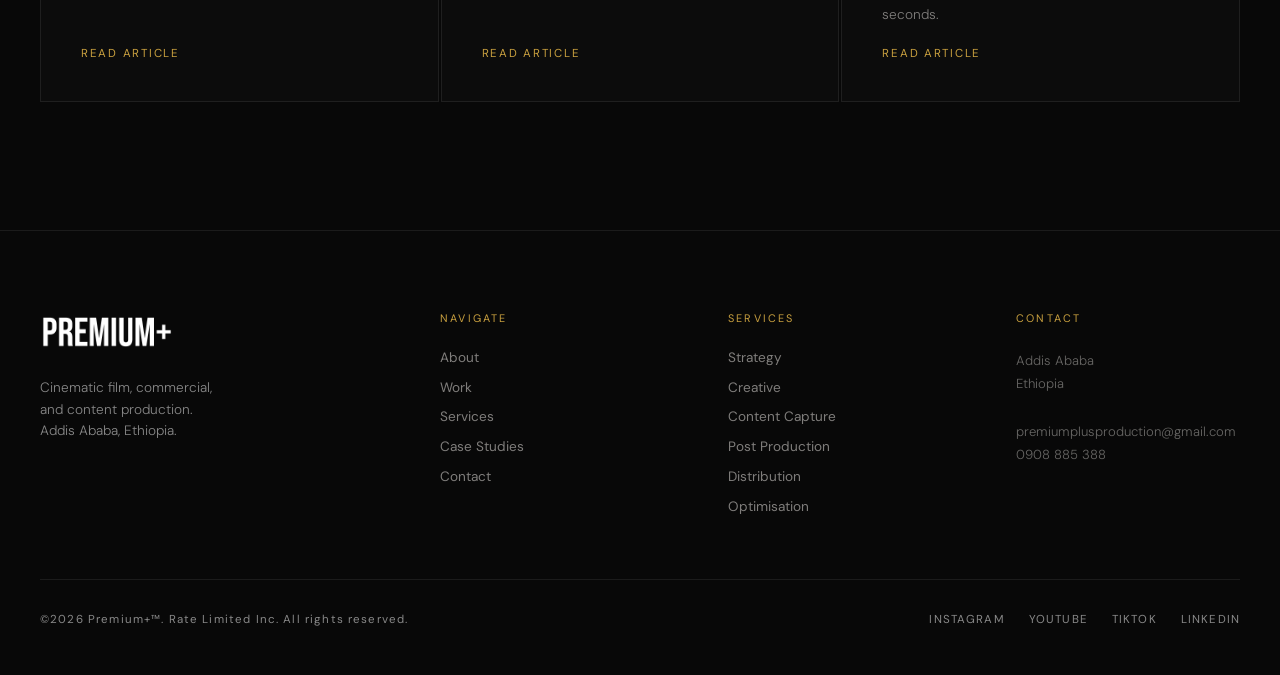
<file: blog-organic-reach-2026.html>
﻿<!DOCTYPE html>
<html lang="en">
<head>
<meta charset="UTF-8"/>
<meta name="viewport" content="width=device-width, initial-scale=1.0, maximum-scale=5.0"/>
<title>Why Organic Reach Still Matters in 2026 â€” Premium+ Production</title>
<meta name="description" content="Paid media budgets are shrinking across East Africa, but brands that invested in organic strategy are seeing record engagement."/>
<link rel="preconnect" href="https://fonts.googleapis.com"/>
<link rel="preconnect" href="https://fonts.gstatic.com" crossorigin/>
<link href="https://fonts.googleapis.com/css2?family=Bebas+Neue&family=DM+Sans:ital,opsz,wght@0,9..40,300;0,9..40,400;0,9..40,500;1,9..40,300&display=swap" rel="stylesheet"/>
<link rel="stylesheet" href="style.css"/>
</head>
<body>

<!-- ==================== NAVIGATION ==================== -->
<nav id="navbar">
  <a class="nav-logo" href="index.html" aria-label="Premium+ Home">
    <img src="assets/premium_plus_p+_logo.png" alt="Premium+ Productions"/>
  </a>
  <button class="nav-toggle" aria-label="Toggle menu" aria-expanded="false" aria-controls="nav-menu">&#9776;</button>
  <ul class="nav-links" id="nav-menu" role="menubar">
    <li role="none"><a href="about.html" role="menuitem">About</a></li>
    <li role="none"><a href="work.html" role="menuitem">Work</a></li>
    <li role="none"><a href="index.html#services" role="menuitem">Services</a></li>
    <li role="none"><a href="blog.html" class="active" role="menuitem">Case Studies</a></li>
    <li role="none"><a href="contact.html" role="menuitem">Contact</a></li>
  </ul>
  <a href="contact.html" class="nav-cta">Let's Talk</a>
</nav>
<div class="nav-overlay" id="navOverlay"></div>

<!-- ==================== BLOG POST ==================== -->
<section class="blog-post-section">
  <div class="blog-post-header reveal">
    <div class="blog-post-category">Featured &middot; Strategy</div>
    <h1 class="blog-post-title">Why Organic Reach Still Matters in 2026</h1>
    <div class="blog-post-meta">
      <div class="blog-post-author">
        <div class="blog-post-author-avatar">NA</div>
        <div>
          <div class="blog-post-author-name">Niyan Ali</div>
          <div class="blog-post-author-role">Creative &amp; Technical Director</div>
        </div>
      </div>
      <span class="blog-post-date">June 1, 2026</span>
      <span class="blog-post-readtime">8 min read</span>
    </div>
  </div>

  <div class="blog-post-body reveal">
    <p>In early 2025, something shifted across East Africa's digital landscape. Brands that had been pouring thousands of dollars into paid social campaigns started noticing a troubling trend: their cost-per-acquisition was climbing while their engagement rates flatlined. Meanwhile, a different group of brands â€” the ones that had quietly invested in organic content strategies â€” were seeing record numbers.</p>

    <h2>The Paid Media Trap</h2>
    <p>For years, the playbook was simple: create an ad, set a budget, target a demographic, and watch the metrics roll in. It worked â€” until it didn't. Platform algorithm changes, increased competition, and growing ad fatigue have made paid-only strategies increasingly expensive and decreasingly effective.</p>
    <p>We've seen this firsthand with clients who came to us after their paid campaigns stopped delivering. One restaurant group in Addis Ababa was spending <em>$3,000 per month</em> on Instagram ads with diminishing returns. Their organic content? Practically nonexistent.</p>

    <blockquote>"Organic reach isn't dead. Paid reach without organic strategy is."</blockquote>

    <h2>Why Organic Still Wins</h2>
    <p>Organic content builds something paid ads never can: <strong>trust</strong>. When a user discovers your content through a recommendation algorithm rather than a sponsored placement, the psychological dynamic is fundamentally different. They're not being sold to â€” they're discovering value.</p>
    <p>Here's what we've observed across our client portfolio:</p>
    <ul>
      <li>Organic videos have <strong>3.2x higher completion rates</strong> than paid placements</li>
      <li>Organically acquired followers have <strong>67% higher retention</strong> over 6 months</li>
      <li>Brands with consistent organic strategies see <strong>40% lower customer acquisition costs</strong> overall</li>
      <li>Community-driven content generates <strong>5x more shares</strong> than branded ad content</li>
    </ul>

    <h2>The East Africa Advantage</h2>
    <p>East African markets have a unique advantage when it comes to Documentary. Social media usage is growing faster here than almost anywhere else on the continent, but competition for attention is still lower than in saturated Western markets. The brands that move first with authentic, value-driven content are capturing outsized market share.</p>
    <p>We've watched local brands go from zero to hundreds of thousands of followers in months â€” not because they outspent competitors, but because they out-strategised them.</p>

    <h2>How to Start Building Organic Reach</h2>
    <p>If you're currently reliant on paid media, transitioning to an organic-first approach doesn't mean abandoning ads entirely. It means <strong>rebalancing your investment</strong>. Here's where to start:</p>
    <ol>
      <li><strong>Audit your current content</strong> â€” What's working organically? Double down on that.</li>
      <li><strong>Invest in platform-native formats</strong> â€” Vertical video for Reels and TikTok, not repurposed landscape ads.</li>
      <li><strong>Build a content series</strong> â€” Consistency signals commitment to both algorithms and audiences.</li>
      <li><strong>Engage with your community</strong> â€” Reply to comments, feature user content, create conversations.</li>
      <li><strong>Measure what matters</strong> â€” Campaign Asset means nothing without engagement and conversion.</li>
    </ol>

    <h2>The Bottom Line</h2>
    <p>Paid media will always have a place in the marketing mix. But in 2026, it should be the amplifier â€” not the foundation. The brands that win are the ones that build genuine community through consistent, valuable organic content, then use paid strategically to accelerate what's already working.</p>
    <p>We've built our entire agency around this philosophy. If you're ready to shift from renting attention to owning it, <a href="contact.html">let's talk</a>.</p>
  </div>

  <div class="blog-post-share reveal">
    <span class="blog-post-share-label">Share this article</span>
    <a href="#" class="blog-share-link" onclick="window.open('https://twitter.com/intent/tweet?url='+encodeURIComponent(window.location.href)+'&text=Why Organic Reach Still Matters in 2026','_blank','width=550,height=420');return false;">Twitter</a>
    <a href="#" class="blog-share-link" onclick="window.open('https://www.linkedin.com/sharing/share-offsite/?url='+encodeURIComponent(window.location.href),'_blank','width=550,height=420');return false;">LinkedIn</a>
    <a href="#" class="blog-share-link" onclick="window.open('https://www.facebook.com/sharer/sharer.php?u='+encodeURIComponent(window.location.href),'_blank','width=550,height=420');return false;">Facebook</a>
    <a href="mailto:?subject=Why Organic Reach Still Matters in 2026&body=Interesting read from Premium+ Production:%0A%0A" + window.location.href class="blog-share-link">Email</a>
  </div>
</section>

<!-- ==================== RELATED POSTS ==================== -->
<section style="padding-top:0">
  <div class="blog-related">
    <div class="reveal" style="text-align:center;margin-bottom:3rem">
      <p class="section-tag" style="justify-content:center">Keep Reading</p>
      <h2 class="section-title" style="font-size:clamp(2rem,4vw,3rem)">Related Articles</h2>
    </div>
    <div class="blog-grid" style="grid-template-columns:repeat(3,1fr)">
      <article class="blog-card reveal">
        <div class="blog-card-image">
          <div class="blog-card-image-bg" style="background:linear-gradient(135deg,#0a0f1a,#101828)"></div>
        </div>
        <div class="blog-card-content">
          <div class="blog-category">Strategy</div>
          <h3 class="blog-card-title">The 360 Content Framework Explained</h3>
          <p class="blog-excerpt">How we approach every project from brief to post â€” and why skipping any step costs you reach.</p>
          <a href="blog-360-framework.html" class="blog-read-link">Read Article</a>
        </div>
      </article>
      <article class="blog-card reveal reveal-delay-1">
        <div class="blog-card-image">
          <div class="blog-card-image-bg" style="background:linear-gradient(135deg,#1a0a0f,#281018)"></div>
        </div>
        <div class="blog-card-content">
          <div class="blog-category">Post Production</div>
          <h3 class="blog-card-title">Platform Algorithms in 2026: What Changed</h3>
          <p class="blog-excerpt">TikTok, Instagram, and YouTube all updated their recommendation systems this year.</p>
          <a href="blog-algorithms-2026.html" class="blog-read-link">Read Article</a>
        </div>
      </article>
      <article class="blog-card reveal reveal-delay-2">
        <div class="blog-card-image">
          <div class="blog-card-image-bg" style="background:linear-gradient(135deg,#0f1a1a,#101818)"></div>
        </div>
        <div class="blog-card-content">
          <div class="blog-category">Creative</div>
          <h3 class="blog-card-title">Storytelling That Stops the Scroll</h3>
          <p class="blog-excerpt">The creative principles we use to craft opening hooks that capture attention in the first 1.5 seconds.</p>
          <a href="blog-storytelling-scroll.html" class="blog-read-link">Read Article</a>
        </div>
      </article>
    </div>
  </div>
</section>

<!-- ==================== FOOTER ==================== -->
<footer>
  <div class="footer-top">
    <div>
      <a href="index.html" class="footer-logo" aria-label="Premium+ Home">
        <img src="assets/premium_plus_white.png" alt="Premium+ Productions"/>
      </a>
      <p class="footer-tagline">Cinematic film, commercial,<br/>and content production.<br/>Addis Ababa, Ethiopia.</p>
    </div>
    <div>
      <div class="footer-col-title">Navigate</div>
      <div class="footer-links">
        <a href="about.html">About</a>
        <a href="work.html">Work</a>
        <a href="index.html#services">Services</a>
        <a href="blog.html">Case Studies</a>
        <a href="contact.html">Contact</a>
      </div>
    </div>
    <div>
      <div class="footer-col-title">Services</div>
      <div class="footer-links">
        <a href="index.html#services">Strategy</a>
        <a href="index.html#services">Creative</a>
        <a href="index.html#services">Content Capture</a>
        <a href="index.html#services">Post Production</a>
        <a href="index.html#services">Distribution</a>
        <a href="index.html#services">Optimisation</a>
      </div>
    </div>
    <div>
      <div class="footer-col-title">Contact</div>
      <div class="footer-address">
        Addis Ababa<br/>Ethiopia<br/><br/>
        premiumplusproduction@gmail.com<br/>
        0908 885 388
      </div>
    </div>
  </div>
  <div class="footer-bottom">
    <span class="footer-copy">&copy;2026 Premium+&trade;. Rate Limited Inc. All rights reserved.</span>
    <div class="footer-socials">
      <a href="#" aria-label="Instagram">Instagram</a>
      <a href="#" aria-label="YouTube">YouTube</a>
      <a href="#" aria-label="TikTok">TikTok</a>
      <a href="#" aria-label="LinkedIn">LinkedIn</a>
    </div>
  </div>
</footer>

<!-- ==================== FLOATING CONTACT BUTTON ==================== -->
<div class="float-wrap" id="floatWrap">
  <div class="float-options">
    <a href="tel:0908885388" class="float-option" aria-label="Call us">
      <span class="float-opt-btn">
        <svg viewBox="0 0 24 24" aria-hidden="true"><path d="M22 16.92v3a2 2 0 0 1-2.18 2 19.79 19.79 0 0 1-8.63-3.07 19.5 19.5 0 0 1-6-6 19.79 19.79 0 0 1-3.07-8.67A2 2 0 0 1 4.11 2h3a2 2 0 0 1 2 1.72c.127.96.361 1.903.7 2.81a2 2 0 0 1-.45 2.11L8.09 9.91a16 16 0 0 0 6 6l1.27-1.27a2 2 0 0 1 2.11-.45c.907.339 1.85.573 2.81.7A2 2 0 0 1 22 16.92z"/></svg>
        <span class="float-opt-label">Call</span>
      </span>
    </a>
    <a href="mailto:premiumplusproduction@gmail.com" class="float-option" aria-label="Email us">
      <span class="float-opt-btn">
        <svg viewBox="0 0 24 24" aria-hidden="true"><path d="M4 4h16c1.1 0 2 .9 2 2v12c0 1.1-.9 2-2 2H4c-1.1 0-2-.9-2-2V6c0-1.1.9-2 2-2z"/><polyline points="22,6 12,13 2,6"/></svg>
        <span class="float-opt-label">Email</span>
      </span>
    </a>
  </div>
  <button class="float-main" aria-label="Contact Options" aria-expanded="false">
    <div class="float-pulse"></div>
    <svg viewBox="0 0 24 24" aria-hidden="true"><line x1="12" y1="5" x2="12" y2="19"/><line x1="5" y1="12" x2="19" y2="12"/></svg>
  </button>
</div>

<script src="script.js"></script>
</body>
</html>
</file>
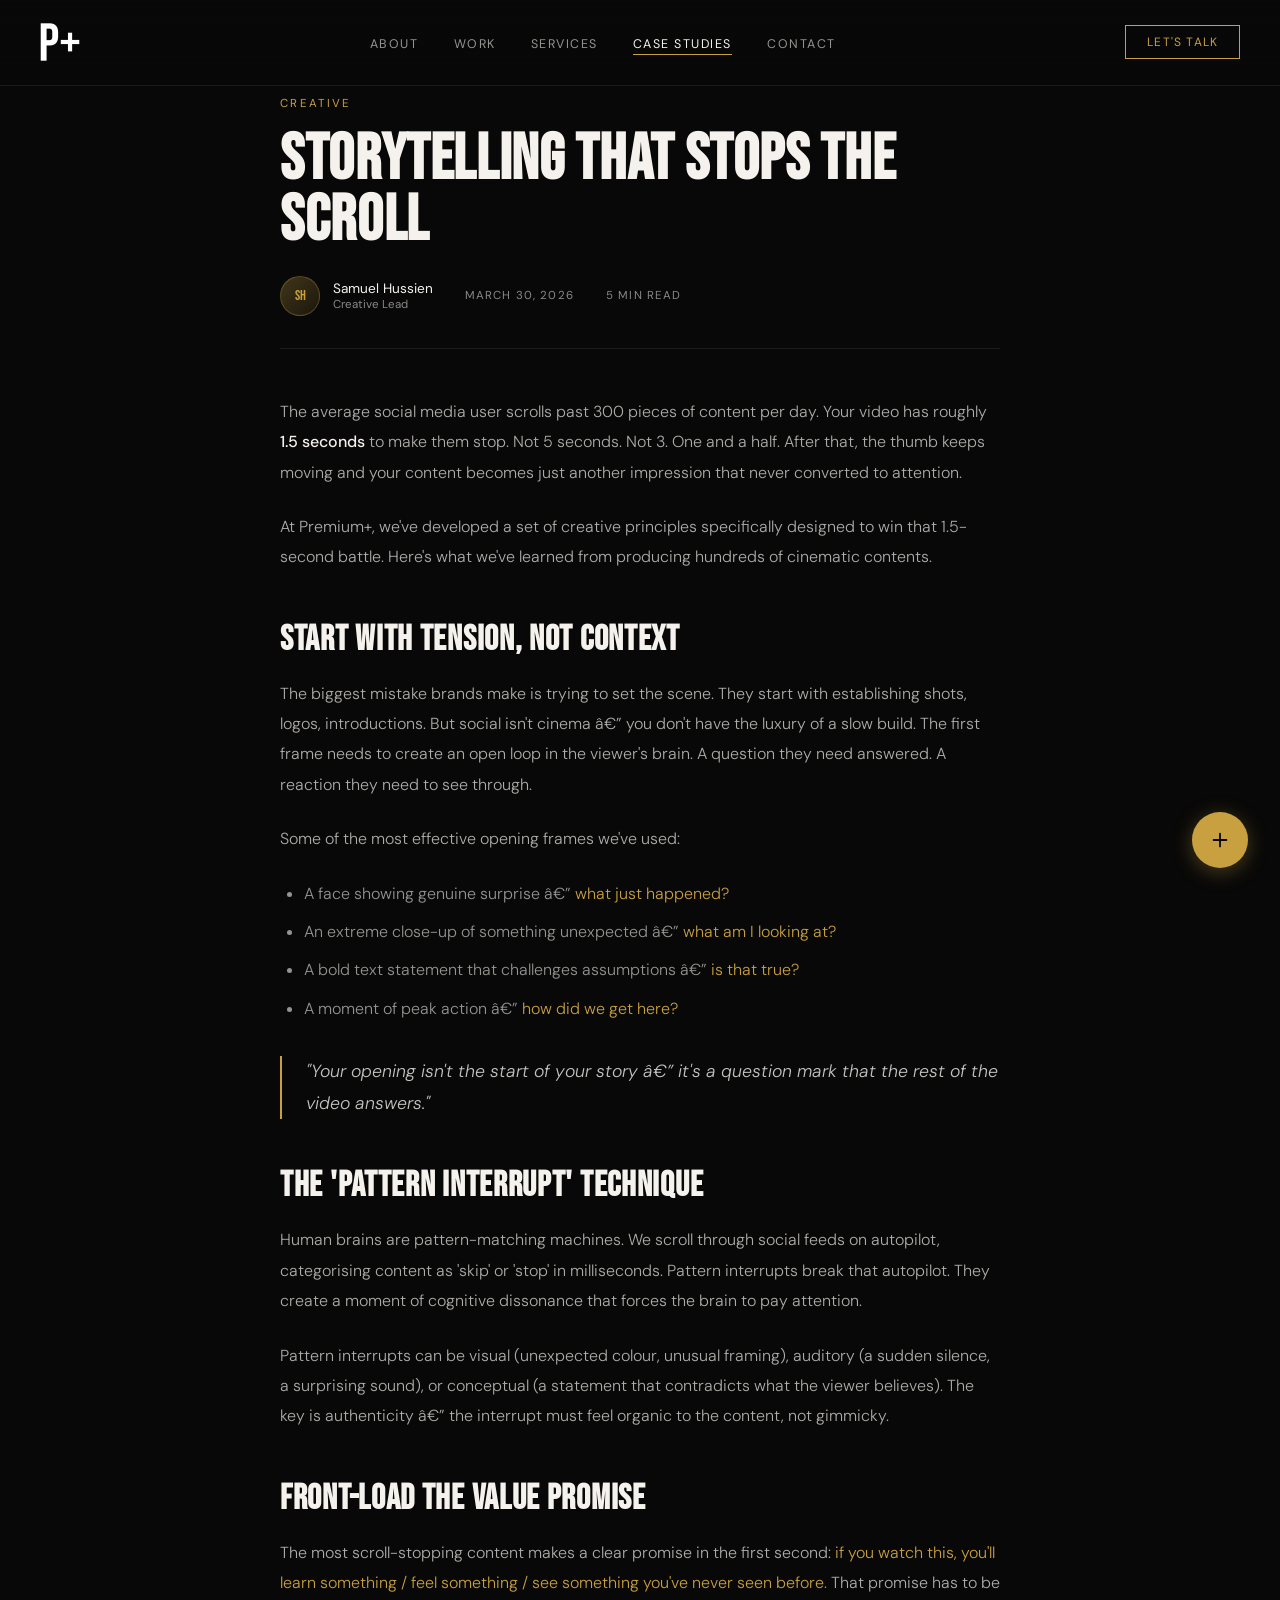
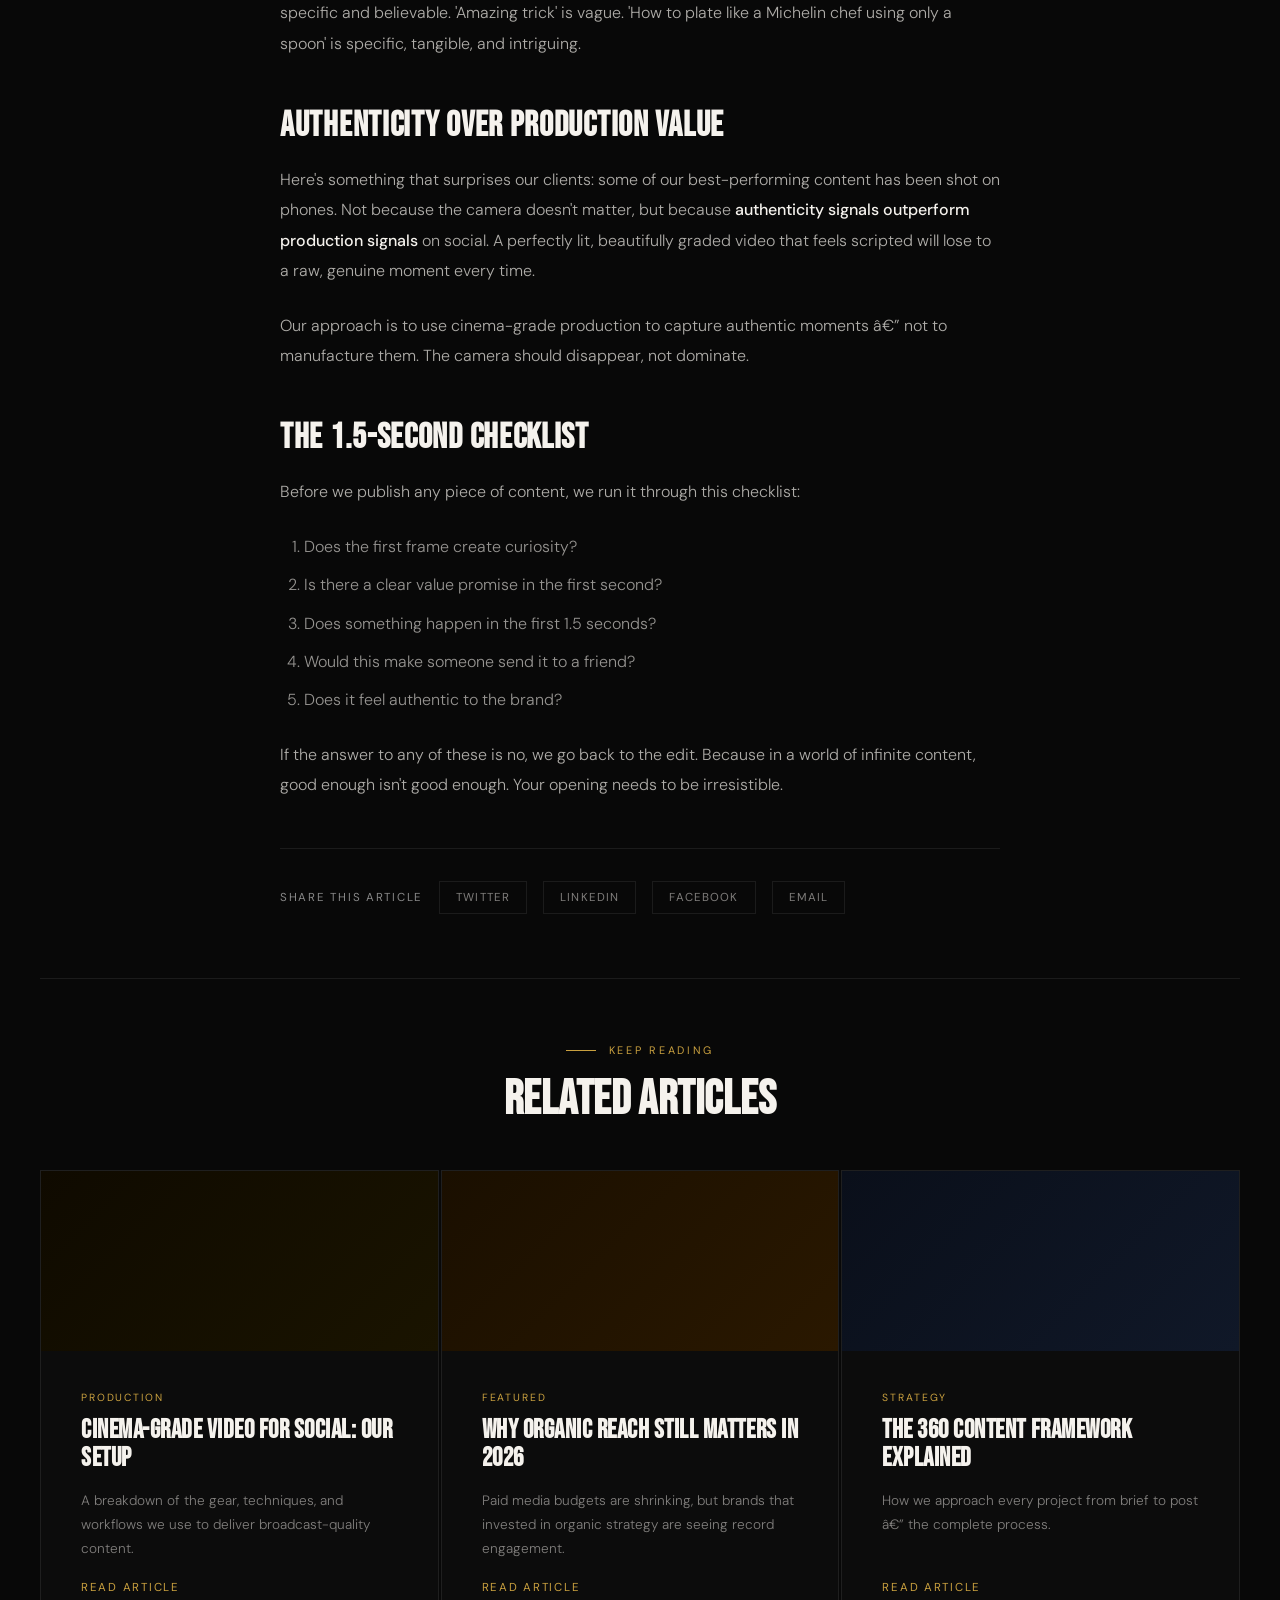
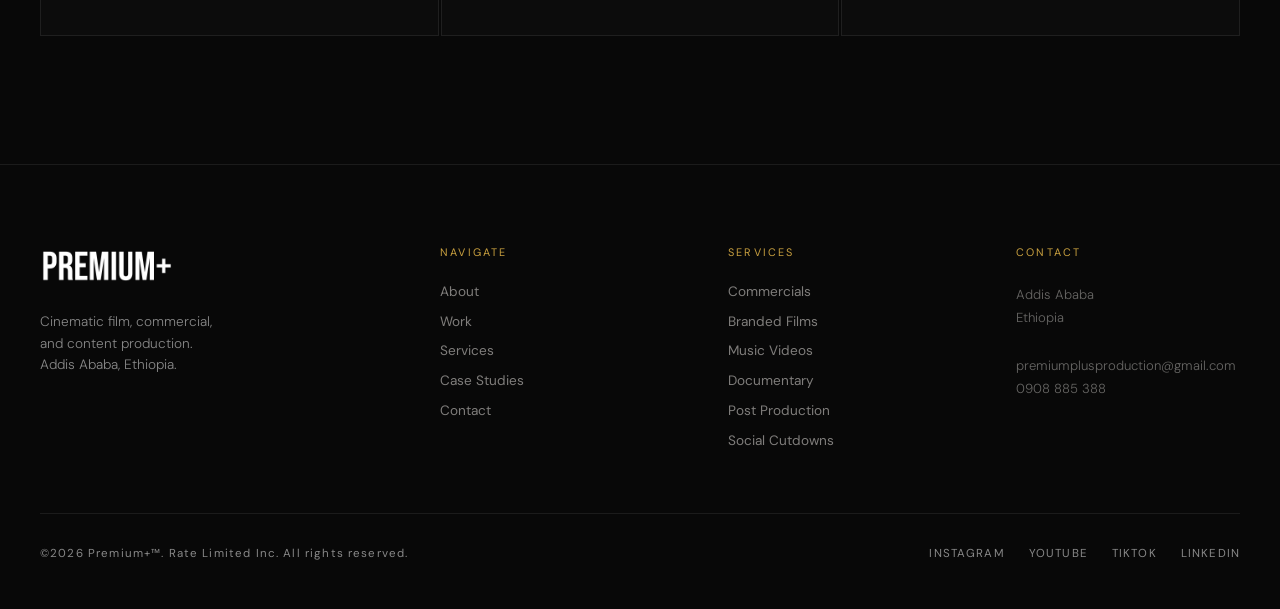
<file: blog-storytelling-scroll.html>
﻿<!DOCTYPE html>
<html lang="en">
<head>
<meta charset="UTF-8"/>
<meta name="viewport" content="width=device-width, initial-scale=1.0, maximum-scale=5.0"/>
<title>Storytelling That Stops the Scroll â€” Premium+ Production</title>
<meta name="description" content="The creative principles we use to craft opening hooks that capture attention in the first 1.5 seconds."/>
<link rel="preconnect" href="https://fonts.googleapis.com"/>
<link rel="preconnect" href="https://fonts.gstatic.com" crossorigin/>
<link href="https://fonts.googleapis.com/css2?family=Bebas+Neue&family=DM+Sans:ital,opsz,wght@0,9..40,300;0,9..40,400;0,9..40,500;1,9..40,300&display=swap" rel="stylesheet"/>
<link rel="stylesheet" href="style.css"/>
</head>
<body>

<nav id="navbar">
  <a class="nav-logo" href="index.html" aria-label="Premium+ Home"><img src="assets/premium_plus_p+_logo.png" alt="Premium+ Productions"/></a>
  <button class="nav-toggle" aria-label="Toggle menu" aria-expanded="false" aria-controls="nav-menu">&#9776;</button>
  <ul class="nav-links" id="nav-menu" role="menubar">
    <li role="none"><a href="about.html" role="menuitem">About</a></li>
    <li role="none"><a href="work.html" role="menuitem">Work</a></li>
    <li role="none"><a href="index.html#services" role="menuitem">Services</a></li>
    <li role="none"><a href="blog.html" class="active" role="menuitem">Case Studies</a></li>
    <li role="none"><a href="contact.html" role="menuitem">Contact</a></li>
  </ul>
  <a href="contact.html" class="nav-cta">Let's Talk</a>
</nav>
<div class="nav-overlay" id="navOverlay"></div>

<section class="blog-post-section">
  <div class="blog-post-header reveal">
    <div class="blog-post-category">Creative</div>
    <h1 class="blog-post-title">Storytelling That Stops the Scroll</h1>
    <div class="blog-post-meta">
      <div class="blog-post-author"><div class="blog-post-author-avatar">SH</div><div><div class="blog-post-author-name">Samuel Hussien</div><div class="blog-post-author-role">Creative Lead</div></div></div>
      <span class="blog-post-date">March 30, 2026</span>
      <span class="blog-post-readtime">5 min read</span>
    </div>
  </div>
  <div class="blog-post-body reveal">
    <p>The average social media user scrolls past 300 pieces of content per day. Your video has roughly <strong>1.5 seconds</strong> to make them stop. Not 5 seconds. Not 3. One and a half. After that, the thumb keeps moving and your content becomes just another impression that never converted to attention.</p>
    <p>At Premium+, we've developed a set of creative principles specifically designed to win that 1.5-second battle. Here's what we've learned from producing hundreds of cinematic contents.</p>

    <h2>Start With Tension, Not Context</h2>
    <p>The biggest mistake brands make is trying to set the scene. They start with establishing shots, logos, introductions. But social isn't cinema â€” you don't have the luxury of a slow build. The first frame needs to create an open loop in the viewer's brain. A question they need answered. A reaction they need to see through.</p>
    <p>Some of the most effective opening frames we've used:</p>
    <ul>
      <li>A face showing genuine surprise â€” <em>what just happened?</em></li>
      <li>An extreme close-up of something unexpected â€” <em>what am I looking at?</em></li>
      <li>A bold text statement that challenges assumptions â€” <em>is that true?</em></li>
      <li>A moment of peak action â€” <em>how did we get here?</em></li>
    </ul>

    <blockquote>"Your opening isn't the start of your story â€” it's a question mark that the rest of the video answers."</blockquote>

    <h2>The 'Pattern Interrupt' Technique</h2>
    <p>Human brains are pattern-matching machines. We scroll through social feeds on autopilot, categorising content as 'skip' or 'stop' in milliseconds. Pattern interrupts break that autopilot. They create a moment of cognitive dissonance that forces the brain to pay attention.</p>
    <p>Pattern interrupts can be visual (unexpected colour, unusual framing), auditory (a sudden silence, a surprising sound), or conceptual (a statement that contradicts what the viewer believes). The key is authenticity â€” the interrupt must feel organic to the content, not gimmicky.</p>

    <h2>Front-Load the Value Promise</h2>
    <p>The most scroll-stopping content makes a clear promise in the first second: <em>if you watch this, you'll learn something / feel something / see something you've never seen before.</em> That promise has to be specific and believable. 'Amazing trick' is vague. 'How to plate like a Michelin chef using only a spoon' is specific, tangible, and intriguing.</p>

    <h2>Authenticity Over Production Value</h2>
    <p>Here's something that surprises our clients: some of our best-performing content has been shot on phones. Not because the camera doesn't matter, but because <strong>authenticity signals outperform production signals</strong> on social. A perfectly lit, beautifully graded video that feels scripted will lose to a raw, genuine moment every time.</p>
    <p>Our approach is to use cinema-grade production to capture authentic moments â€” not to manufacture them. The camera should disappear, not dominate.</p>

    <h2>The 1.5-Second Checklist</h2>
    <p>Before we publish any piece of content, we run it through this checklist:</p>
    <ol>
      <li>Does the first frame create curiosity?</li>
      <li>Is there a clear value promise in the first second?</li>
      <li>Does something happen in the first 1.5 seconds?</li>
      <li>Would this make someone send it to a friend?</li>
      <li>Does it feel authentic to the brand?</li>
    </ol>
    <p>If the answer to any of these is no, we go back to the edit. Because in a world of infinite content, good enough isn't good enough. Your opening needs to be irresistible.</p>
  </div>
  <div class="blog-post-share reveal">
    <span class="blog-post-share-label">Share this article</span>
    <a href="#" class="blog-share-link" onclick="window.open('https://twitter.com/intent/tweet?url='+encodeURIComponent(window.location.href),'_blank','width=550,height=420');return false;">Twitter</a>
    <a href="#" class="blog-share-link" onclick="window.open('https://www.linkedin.com/sharing/share-offsite/?url='+encodeURIComponent(window.location.href),'_blank','width=550,height=420');return false;">LinkedIn</a>
    <a href="#" class="blog-share-link" onclick="window.open('https://www.facebook.com/sharer/sharer.php?u='+encodeURIComponent(window.location.href),'_blank','width=550,height=420');return false;">Facebook</a>
    <a href="mailto:?subject=Storytelling That Stops the Scroll&body=" onclick="this.href=this.href+encodeURIComponent(window.location.href)" class="blog-share-link">Email</a>
  </div>
</section>

<section style="padding-top:0">
  <div class="blog-related">
    <div class="reveal" style="text-align:center;margin-bottom:3rem"><p class="section-tag" style="justify-content:center">Keep Reading</p><h2 class="section-title" style="font-size:clamp(2rem,4vw,3rem)">Related Articles</h2></div>
    <div class="blog-grid" style="grid-template-columns:repeat(3,1fr)">
      <article class="blog-card reveal">
        <div class="blog-card-image"><div class="blog-card-image-bg" style="background:linear-gradient(135deg,#0f0a00,#1a1400)"></div></div>
        <div class="blog-card-content">
          <div class="blog-category">Production</div>
          <h3 class="blog-card-title">Cinema-Grade Video for Social: Our Setup</h3>
          <p class="blog-excerpt">A breakdown of the gear, techniques, and workflows we use to deliver broadcast-quality content.</p>
          <a href="blog-cinema-social.html" class="blog-read-link">Read Article</a>
        </div>
      </article>
      <article class="blog-card reveal reveal-delay-1">
        <div class="blog-card-image"><div class="blog-card-image-bg" style="background:linear-gradient(135deg,#1a0f00,#2a1800)"></div></div>
        <div class="blog-card-content">
          <div class="blog-category">Featured</div>
          <h3 class="blog-card-title">Why Organic Reach Still Matters in 2026</h3>
          <p class="blog-excerpt">Paid media budgets are shrinking, but brands that invested in organic strategy are seeing record engagement.</p>
          <a href="blog-organic-reach-2026.html" class="blog-read-link">Read Article</a>
        </div>
      </article>
      <article class="blog-card reveal reveal-delay-2">
        <div class="blog-card-image"><div class="blog-card-image-bg" style="background:linear-gradient(135deg,#0a0f1a,#101828)"></div></div>
        <div class="blog-card-content">
          <div class="blog-category">Strategy</div>
          <h3 class="blog-card-title">The 360 Content Framework Explained</h3>
          <p class="blog-excerpt">How we approach every project from brief to post â€” the complete process.</p>
          <a href="blog-360-framework.html" class="blog-read-link">Read Article</a>
        </div>
      </article>
    </div>
  </div>
</section>

<footer>
  <div class="footer-top">
    <div><a href="index.html" class="footer-logo" aria-label="Premium+ Home"><img src="assets/premium_plus_white.png" alt="Premium+ Productions"/></a><p class="footer-tagline">Cinematic film, commercial,<br/>and content production.<br/>Addis Ababa, Ethiopia.</p></div>
    <div><div class="footer-col-title">Navigate</div><div class="footer-links"><a href="about.html">About</a><a href="work.html">Work</a><a href="index.html#services">Services</a><a href="blog.html">Case Studies</a><a href="contact.html">Contact</a></div></div>
    <div><div class="footer-col-title">Services</div><div class="footer-links"><a href="index.html#services">Commercials</a><a href="index.html#services">Branded Films</a><a href="index.html#services">Music Videos</a><a href="index.html#services">Documentary</a><a href="index.html#services">Post Production</a><a href="index.html#services">Social Cutdowns</a></div></div>
    <div><div class="footer-col-title">Contact</div><div class="footer-address">Addis Ababa<br/>Ethiopia<br/><br/>premiumplusproduction@gmail.com<br/>0908 885 388</div></div>
  </div>
  <div class="footer-bottom"><span class="footer-copy">&copy;2026 Premium+&trade;. Rate Limited Inc. All rights reserved.</span><div class="footer-socials"><a href="#" aria-label="Instagram">Instagram</a><a href="#" aria-label="YouTube">YouTube</a><a href="#" aria-label="TikTok">TikTok</a><a href="#" aria-label="LinkedIn">LinkedIn</a></div></div>
</footer>

<div class="float-wrap" id="floatWrap">
  <div class="float-options">
    <a href="tel:0908885388" class="float-option" aria-label="Call us"><span class="float-opt-btn"><svg viewBox="0 0 24 24" aria-hidden="true"><path d="M22 16.92v3a2 2 0 0 1-2.18 2 19.79 19.79 0 0 1-8.63-3.07 19.5 19.5 0 0 1-6-6 19.79 19.79 0 0 1-3.07-8.67A2 2 0 0 1 4.11 2h3a2 2 0 0 1 2 1.72c.127.96.361 1.903.7 2.81a2 2 0 0 1-.45 2.11L8.09 9.91a16 16 0 0 0 6 6l1.27-1.27a2 2 0 0 1 2.11-.45c.907.339 1.85.573 2.81.7A2 2 0 0 1 22 16.92z"/></svg><span class="float-opt-label">Call</span></span></a>
    <a href="mailto:premiumplusproduction@gmail.com" class="float-option" aria-label="Email us"><span class="float-opt-btn"><svg viewBox="0 0 24 24" aria-hidden="true"><path d="M4 4h16c1.1 0 2 .9 2 2v12c0 1.1-.9 2-2 2H4c-1.1 0-2-.9-2-2V6c0-1.1.9-2 2-2z"/><polyline points="22,6 12,13 2,6"/></svg><span class="float-opt-label">Email</span></span></a>
  </div>
  <button class="float-main" aria-label="Contact Options" aria-expanded="false"><div class="float-pulse"></div><svg viewBox="0 0 24 24" aria-hidden="true"><line x1="12" y1="5" x2="12" y2="19"/><line x1="5" y1="12" x2="19" y2="12"/></svg></button>
</div>
<script src="script.js"></script>
</body>
</html>
</file>
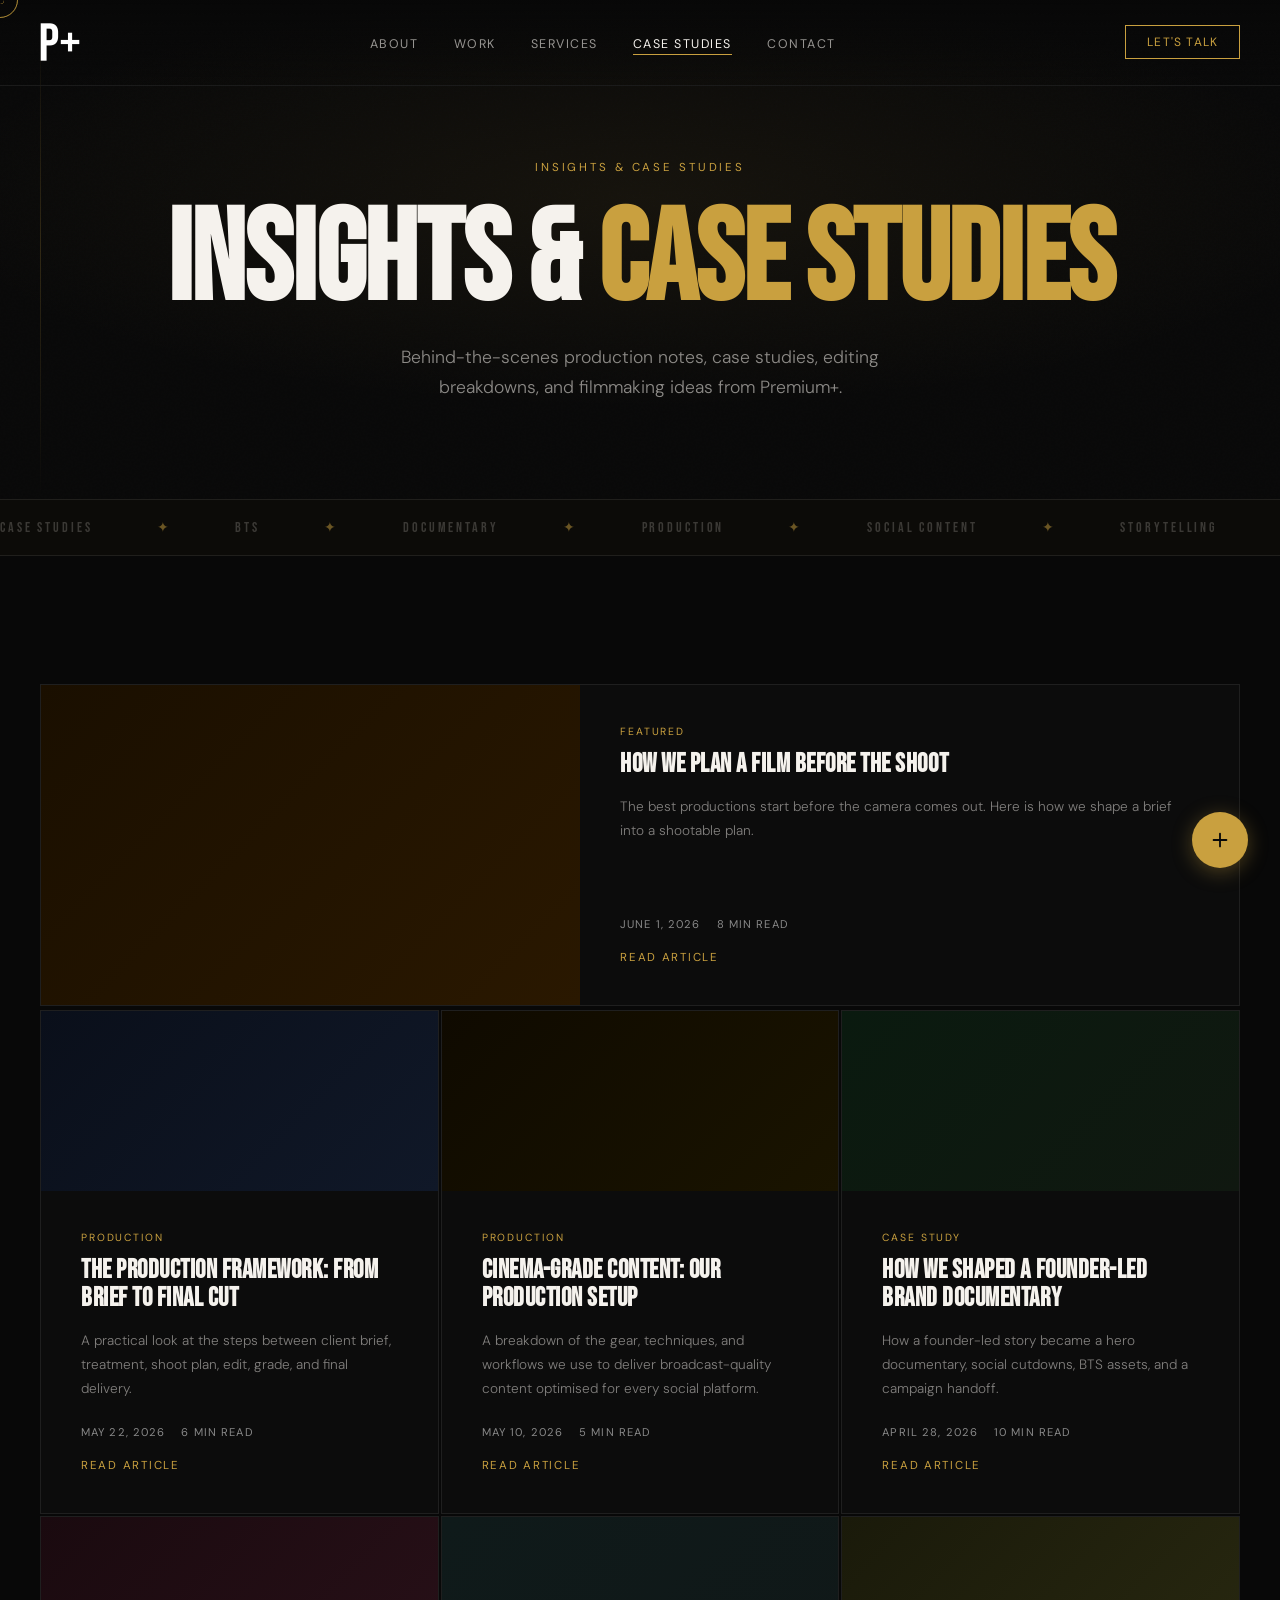
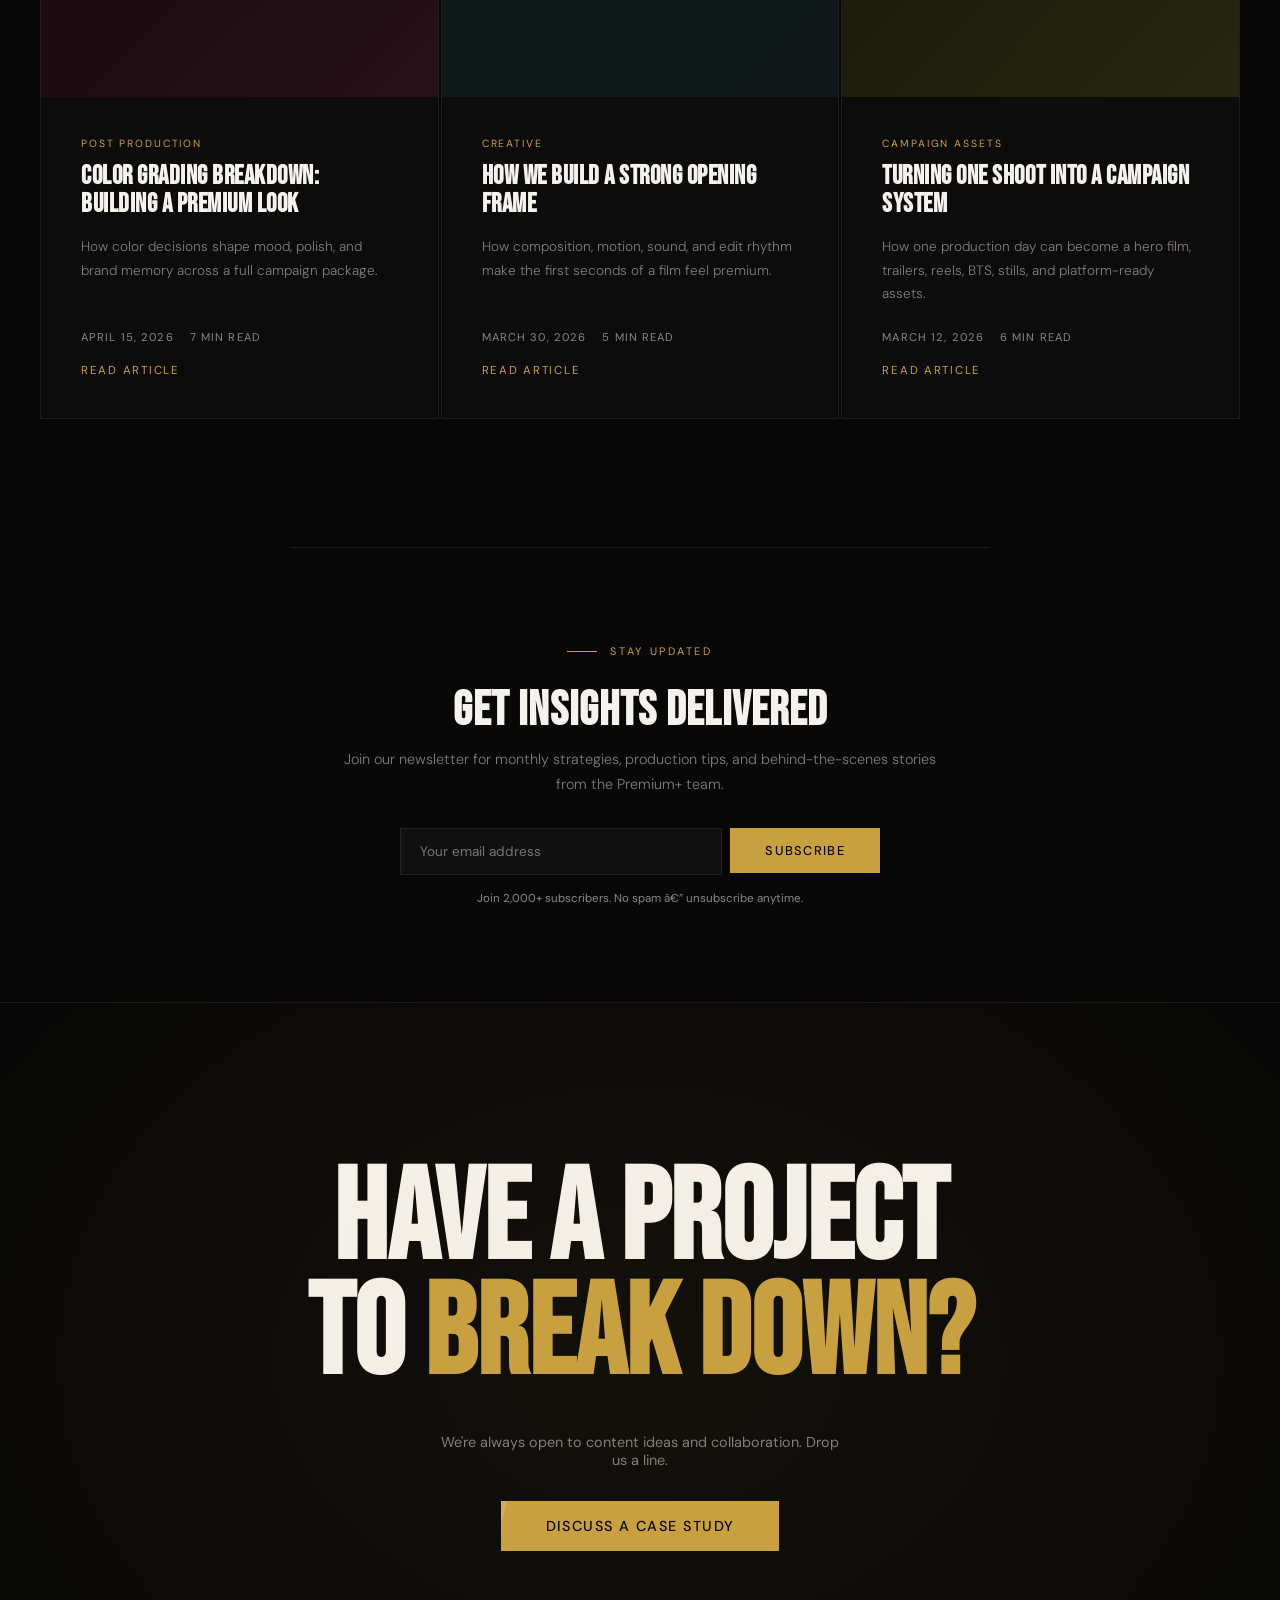
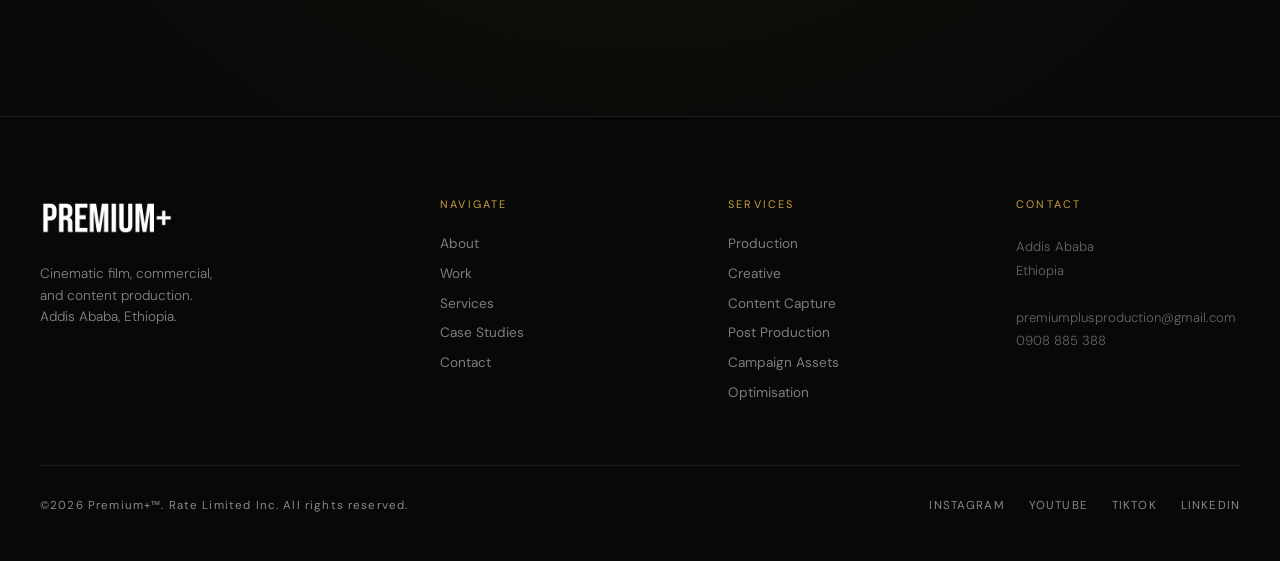
<file: blog.html>
﻿<!DOCTYPE html>
<html lang="en">
<head>
<meta charset="UTF-8"/>
<meta name="viewport" content="width=device-width, initial-scale=1.0, maximum-scale=5.0"/>
<title>Insights & Case Studies - Premium+ Production</title>
<meta name="description" content="Production insights, behind-the-scenes breakdowns, color grading notes, and case studies from Premium+ Production."/>
<link rel="preconnect" href="https://fonts.googleapis.com"/>
<link rel="preconnect" href="https://fonts.gstatic.com" crossorigin/>
<link href="https://fonts.googleapis.com/css2?family=Bebas+Neue&family=DM+Sans:ital,opsz,wght@0,9..40,300;0,9..40,400;0,9..40,500;1,9..40,300&display=swap" rel="stylesheet"/>
<link rel="stylesheet" href="style.css"/>
</head>
<body>

<!-- CURSOR -->
<div class="cursor" id="cursor"></div>
<div class="cursor-ring" id="cursorRing"></div>


<!-- CURSOR -->
<div class="cursor" id="cursor"></div>
<div class="cursor-ring" id="cursorRing"></div>

<!-- ==================== NAVIGATION ==================== -->
<nav id="navbar">
  <a class="nav-logo" href="index.html" aria-label="Premium+ Home">
    <img src="assets/premium_plus_p+_logo.png" alt="Premium+ Productions"/>
  </a>
  <button class="nav-toggle" aria-label="Toggle menu" aria-expanded="false" aria-controls="nav-menu">&#9776;</button>
  <ul class="nav-links" id="nav-menu" role="menubar">
    <li role="none"><a href="about.html" role="menuitem">About</a></li>
    <li role="none"><a href="work.html" role="menuitem">Work</a></li>
    <li role="none"><a href="index.html#services" role="menuitem">Services</a></li>
    <li role="none"><a href="blog.html" class="active" role="menuitem">Case Studies</a></li>
    <li role="none"><a href="contact.html" role="menuitem">Contact</a></li>
  </ul>
  <a href="contact.html" class="nav-cta">Let's Talk</a>
</nav>
<div class="nav-overlay" id="navOverlay"></div>

<!-- ==================== PAGE HERO ==================== -->
<section class="page-hero">
  <div class="page-hero-bg"></div>
  <div class="page-hero-grain"></div>
  <div class="page-hero-line"></div>
  <div class="page-hero-line-r"></div>
  <p class="page-hero-eyebrow">Insights &amp; Case Studies</p>
  <h1 class="page-hero-title">Insights &amp; <em>Case Studies</em></h1>
  <p class="page-hero-sub">Behind-the-scenes production notes, case studies, editing breakdowns, and filmmaking ideas from Premium+.</p>
</section>

<!-- ==================== MARQUEE ==================== -->
<div class="marquee-wrap">
  <div class="marquee-track">
    <span class="marquee-item">Case Studies</span>
    <span class="marquee-item accent">&#10022;</span>
    <span class="marquee-item">BTS</span>
    <span class="marquee-item accent">&#10022;</span>
    <span class="marquee-item">Documentary</span>
    <span class="marquee-item accent">&#10022;</span>
    <span class="marquee-item">Production</span>
    <span class="marquee-item accent">&#10022;</span>
    <span class="marquee-item">Social Content</span>
    <span class="marquee-item accent">&#10022;</span>
    <span class="marquee-item">Storytelling</span>
    <span class="marquee-item accent">&#10022;</span>
    <span class="marquee-item">Campaign Assets</span>
    <span class="marquee-item accent">&#10022;</span>
    <span class="marquee-item">Case Studies</span>
    <span class="marquee-item accent">&#10022;</span>
    <span class="marquee-item">BTS</span>
    <span class="marquee-item accent">&#10022;</span>
    <span class="marquee-item">Documentary</span>
    <span class="marquee-item accent">&#10022;</span>
    <span class="marquee-item">Production</span>
    <span class="marquee-item accent">&#10022;</span>
    <span class="marquee-item">Social Content</span>
    <span class="marquee-item accent">&#10022;</span>
    <span class="marquee-item">Storytelling</span>
    <span class="marquee-item accent">&#10022;</span>
    <span class="marquee-item">Campaign Assets</span>
    <span class="marquee-item accent">&#10022;</span>
  </div>
</div>

<!-- ==================== FEATURED POST ==================== -->
<section style="padding-bottom:2px">
  <div class="blog-featured">
    <div class="blog-card featured reveal">
      <div class="blog-card-image">
        <div class="blog-card-image-bg" style="background:linear-gradient(135deg,#1a0f00,#2a1800)"></div>
      </div>
      <div class="blog-card-content">
        <div class="blog-category">Featured</div>
        <h2 class="blog-card-title">How We Plan a Film Before the Shoot</h2>
        <p class="blog-excerpt">The best productions start before the camera comes out. Here is how we shape a brief into a shootable plan.</p>
        <div class="blog-meta">
          <span class="blog-meta-item">June 1, 2026</span>
          <span class="blog-meta-item">8 min read</span>
        </div>
        <a href="blog-organic-reach-2026.html" class="blog-read-link">Read Article</a>
      </div>
    </div>
  </div>
</section>

<!-- ==================== BLOG GRID ==================== -->
<section style="padding-top:0">
  <div class="blog-grid">
    <article class="blog-card reveal">
      <div class="blog-card-image">
        <div class="blog-card-image-bg" style="background:linear-gradient(135deg,#0a0f1a,#101828)"></div>
      </div>
      <div class="blog-card-content">
        <div class="blog-category">Production</div>
        <h3 class="blog-card-title">The Production Framework: From Brief to Final Cut</h3>
        <p class="blog-excerpt">A practical look at the steps between client brief, treatment, shoot plan, edit, grade, and final delivery.</p>
        <div class="blog-meta">
          <span class="blog-meta-item">May 22, 2026</span>
          <span class="blog-meta-item">6 min read</span>
        </div>
        <a href="blog-360-framework.html" class="blog-read-link">Read Article</a>
      </div>
    </article>
    <article class="blog-card reveal reveal-delay-1">
      <div class="blog-card-image">
        <div class="blog-card-image-bg" style="background:linear-gradient(135deg,#0f0a00,#1a1400)"></div>
      </div>
      <div class="blog-card-content">
        <div class="blog-category">Production</div>
        <h3 class="blog-card-title">Cinema-Grade Content: Our Production Setup</h3>
        <p class="blog-excerpt">A breakdown of the gear, techniques, and workflows we use to deliver broadcast-quality content optimised for every social platform.</p>
        <div class="blog-meta">
          <span class="blog-meta-item">May 10, 2026</span>
          <span class="blog-meta-item">5 min read</span>
        </div>
        <a href="blog-cinema-social.html" class="blog-read-link">Read Article</a>
      </div>
    </article>
    <article class="blog-card reveal reveal-delay-2">
      <div class="blog-card-image">
        <div class="blog-card-image-bg" style="background:linear-gradient(135deg,#0a1a0f,#101810)"></div>
      </div>
      <div class="blog-card-content">
        <div class="blog-category">Case Study</div>
        <h3 class="blog-card-title">How We Shaped a Founder-Led Brand Documentary</h3>
        <p class="blog-excerpt">How a founder-led story became a hero documentary, social cutdowns, BTS assets, and a campaign handoff.</p>
        <div class="blog-meta">
          <span class="blog-meta-item">April 28, 2026</span>
          <span class="blog-meta-item">10 min read</span>
        </div>
        <a href="blog-nairobi-kitchen-case-study.html" class="blog-read-link">Read Article</a>
      </div>
    </article>
    <article class="blog-card reveal">
      <div class="blog-card-image">
        <div class="blog-card-image-bg" style="background:linear-gradient(135deg,#1a0a0f,#281018)"></div>
      </div>
      <div class="blog-card-content">
        <div class="blog-category">Post Production</div>
        <h3 class="blog-card-title">Color Grading Breakdown: Building a Premium Look</h3>
        <p class="blog-excerpt">How color decisions shape mood, polish, and brand memory across a full campaign package.</p>
        <div class="blog-meta">
          <span class="blog-meta-item">April 15, 2026</span>
          <span class="blog-meta-item">7 min read</span>
        </div>
        <a href="blog-algorithms-2026.html" class="blog-read-link">Read Article</a>
      </div>
    </article>
    <article class="blog-card reveal reveal-delay-1">
      <div class="blog-card-image">
        <div class="blog-card-image-bg" style="background:linear-gradient(135deg,#0f1a1a,#101818)"></div>
      </div>
      <div class="blog-card-content">
        <div class="blog-category">Creative</div>
        <h3 class="blog-card-title">How We Build a Strong Opening Frame</h3>
        <p class="blog-excerpt">How composition, motion, sound, and edit rhythm make the first seconds of a film feel premium.</p>
        <div class="blog-meta">
          <span class="blog-meta-item">March 30, 2026</span>
          <span class="blog-meta-item">5 min read</span>
        </div>
        <a href="blog-storytelling-scroll.html" class="blog-read-link">Read Article</a>
      </div>
    </article>
    <article class="blog-card reveal reveal-delay-2">
      <div class="blog-card-image">
        <div class="blog-card-image-bg" style="background:linear-gradient(135deg,#1a1a0a,#282810)"></div>
      </div>
      <div class="blog-card-content">
        <div class="blog-category">Campaign Assets</div>
        <h3 class="blog-card-title">Turning One Shoot Into a Campaign System</h3>
        <p class="blog-excerpt">How one production day can become a hero film, trailers, reels, BTS, stills, and platform-ready assets.</p>
        <div class="blog-meta">
          <span class="blog-meta-item">March 12, 2026</span>
          <span class="blog-meta-item">6 min read</span>
        </div>
        <a href="blog-multichannel-publishing.html" class="blog-read-link">Read Article</a>
      </div>
    </article>
  </div>
</section>

<!-- ==================== NEWSLETTER ==================== -->
<section class="blog-newsletter reveal">
  <p class="section-tag" style="justify-content:center;margin-bottom:1.5rem">Stay Updated</p>
  <h2 class="newsletter-title">Get Insights Delivered</h2>
  <p class="newsletter-desc">Join our newsletter for monthly strategies, production tips, and behind-the-scenes stories from the Premium+ team.</p>
  <form action="https://safeproductions.usYOUSUBSCRIBE.mailchimpsites.com/subscribe" method="POST" id="mc-embedded-subscribe-form" name="mc-embedded-subscribe-form" target="_blank" novalidate>
    <div id="mc_embed_signup_scroll" style="display:flex;gap:0.5rem;max-width:480px;margin:0 auto;flex-wrap:wrap">
      <input type="email" name="EMAIL" placeholder="Your email address" required style="flex:1;min-width:200px;padding:0.85rem 1.2rem;background:rgba(255,255,255,0.03);border:0.5px solid var(--border);color:var(--white);font-family:'DM Sans',sans-serif;font-size:0.85rem;outline:none;transition:border-color 0.2s"/>
      <div style="flex-shrink:0">
        <input type="submit" value="Subscribe" name="subscribe" class="btn-primary" style="cursor:pointer"/>
      </div>
    </div>
    <p style="font-size:0.72rem;color:var(--gray);margin-top:1rem">Join 2,000+ subscribers. No spam â€” unsubscribe anytime.</p>
  </form>
</section>

<!-- ==================== CTA ==================== -->
<section class="cta-banner reveal">
  <h2 class="cta-title">Have a Project<br/>to <em>Break Down?</em></h2>
  <p style="color:rgba(245,242,237,0.5);font-size:0.9rem;margin-bottom:2rem;max-width:400px;margin-left:auto;margin-right:auto">We're always open to content ideas and collaboration. Drop us a line.</p>
  <a href="contact.html" class="btn-primary" style="font-size:0.9rem;padding:1rem 2.8rem">Discuss a Case Study</a>
</section>

<!-- ==================== FOOTER ==================== -->
<footer>
  <div class="footer-top">
    <div>
      <a href="index.html" class="footer-logo" aria-label="Premium+ Home">
        <img src="assets/premium_plus_white.png" alt="Premium+ Productions"/>
      </a>
      <p class="footer-tagline">Cinematic film, commercial,<br/>and content production.<br/>Addis Ababa, Ethiopia.</p>
    </div>
    <div>
      <div class="footer-col-title">Navigate</div>
      <div class="footer-links">
        <a href="about.html">About</a>
        <a href="work.html">Work</a>
        <a href="index.html#services">Services</a>
        <a href="blog.html">Case Studies</a>
        <a href="contact.html">Contact</a>
      </div>
    </div>
    <div>
      <div class="footer-col-title">Services</div>
      <div class="footer-links">
        <a href="index.html#services">Production</a>
        <a href="index.html#services">Creative</a>
        <a href="index.html#services">Content Capture</a>
        <a href="index.html#services">Post Production</a>
        <a href="index.html#services">Campaign Assets</a>
        <a href="index.html#services">Optimisation</a>
      </div>
    </div>
    <div>
      <div class="footer-col-title">Contact</div>
      <div class="footer-address">
        Addis Ababa<br/>Ethiopia<br/><br/>
        premiumplusproduction@gmail.com<br/>
        0908 885 388
      </div>
    </div>
  </div>
  <div class="footer-bottom">
    <span class="footer-copy">&copy;2026 Premium+&trade;. Rate Limited Inc. All rights reserved.</span>
    <div class="footer-socials">
      <a href="#" aria-label="Instagram">Instagram</a>
      <a href="#" aria-label="YouTube">YouTube</a>
      <a href="#" aria-label="TikTok">TikTok</a>
      <a href="#" aria-label="LinkedIn">LinkedIn</a>
    </div>
  </div>
</footer>

<!-- ==================== FLOATING CONTACT BUTTON ==================== -->
<div class="float-wrap" id="floatWrap">
  <div class="float-options">
    <a href="tel:0908885388" class="float-option" aria-label="Call us">
      <span class="float-opt-btn">
        <svg viewBox="0 0 24 24" aria-hidden="true"><path d="M22 16.92v3a2 2 0 0 1-2.18 2 19.79 19.79 0 0 1-8.63-3.07 19.5 19.5 0 0 1-6-6 19.79 19.79 0 0 1-3.07-8.67A2 2 0 0 1 4.11 2h3a2 2 0 0 1 2 1.72c.127.96.361 1.903.7 2.81a2 2 0 0 1-.45 2.11L8.09 9.91a16 16 0 0 0 6 6l1.27-1.27a2 2 0 0 1 2.11-.45c.907.339 1.85.573 2.81.7A2 2 0 0 1 22 16.92z"/></svg>
        <span class="float-opt-label">Call</span>
      </span>
    </a>
    <a href="mailto:premiumplusproduction@gmail.com" class="float-option" aria-label="Email us">
      <span class="float-opt-btn">
        <svg viewBox="0 0 24 24" aria-hidden="true"><path d="M4 4h16c1.1 0 2 .9 2 2v12c0 1.1-.9 2-2 2H4c-1.1 0-2-.9-2-2V6c0-1.1.9-2 2-2z"/><polyline points="22,6 12,13 2,6"/></svg>
        <span class="float-opt-label">Email</span>
      </span>
    </a>
  </div>
  <button class="float-main" aria-label="Contact Options" aria-expanded="false">
    <div class="float-pulse"></div>
    <svg viewBox="0 0 24 24" aria-hidden="true"><line x1="12" y1="5" x2="12" y2="19"/><line x1="5" y1="12" x2="19" y2="12"/></svg>
  </button>
</div>

<script src="script.js"></script>

<script>
// Custom cursor for sub-pages
const _cur = document.getElementById("cursor");
const _ring = document.getElementById("cursorRing");
if (_cur && _ring) {
  let mx=0,my=0,rx=0,ry=0;
  document.addEventListener("mousemove",e=>{mx=e.clientX;my=e.clientY;_cur.style.left=mx+"px";_cur.style.top=my+"px"});
  (function anim(){rx+=(mx-rx)*0.12;ry+=(my-ry)*0.12;_ring.style.left=rx+"px";_ring.style.top=ry+"px";requestAnimationFrame(anim)})();
  document.querySelectorAll("a, button, .work-card, .service-card, .blog-card, .vertical-card").forEach(el=>{
    el.addEventListener("mouseenter",()=>{_cur.classList.add("cursor--hover");_ring.classList.add("cursor-ring--hover")});
    el.addEventListener("mouseleave",()=>{_cur.classList.remove("cursor--hover");_ring.classList.remove("cursor-ring--hover")});
  });
  // Magnetic buttons
  document.querySelectorAll(".btn-primary, .btn-ghost, .nav-cta").forEach(btn=>{
    btn.addEventListener("mousemove",e=>{const r=btn.getBoundingClientRect();btn.style.transform="translate("+(e.clientX-r.left-r.width/2)*0.2+"px, "+(e.clientY-r.top-r.height/2)*0.2+"px)"});
    btn.addEventListener("mouseleave",()=>{btn.style.transform=""});
  });
  document.querySelectorAll(".service-card").forEach(c=>{c.addEventListener("mousemove",e=>{const r=c.getBoundingClientRect();c.style.setProperty("--mouse-x",(e.clientX-r.left)+"px");c.style.setProperty("--mouse-y",(e.clientY-r.top)+"px")})});
}
</script>
</body>
</html>
</file>
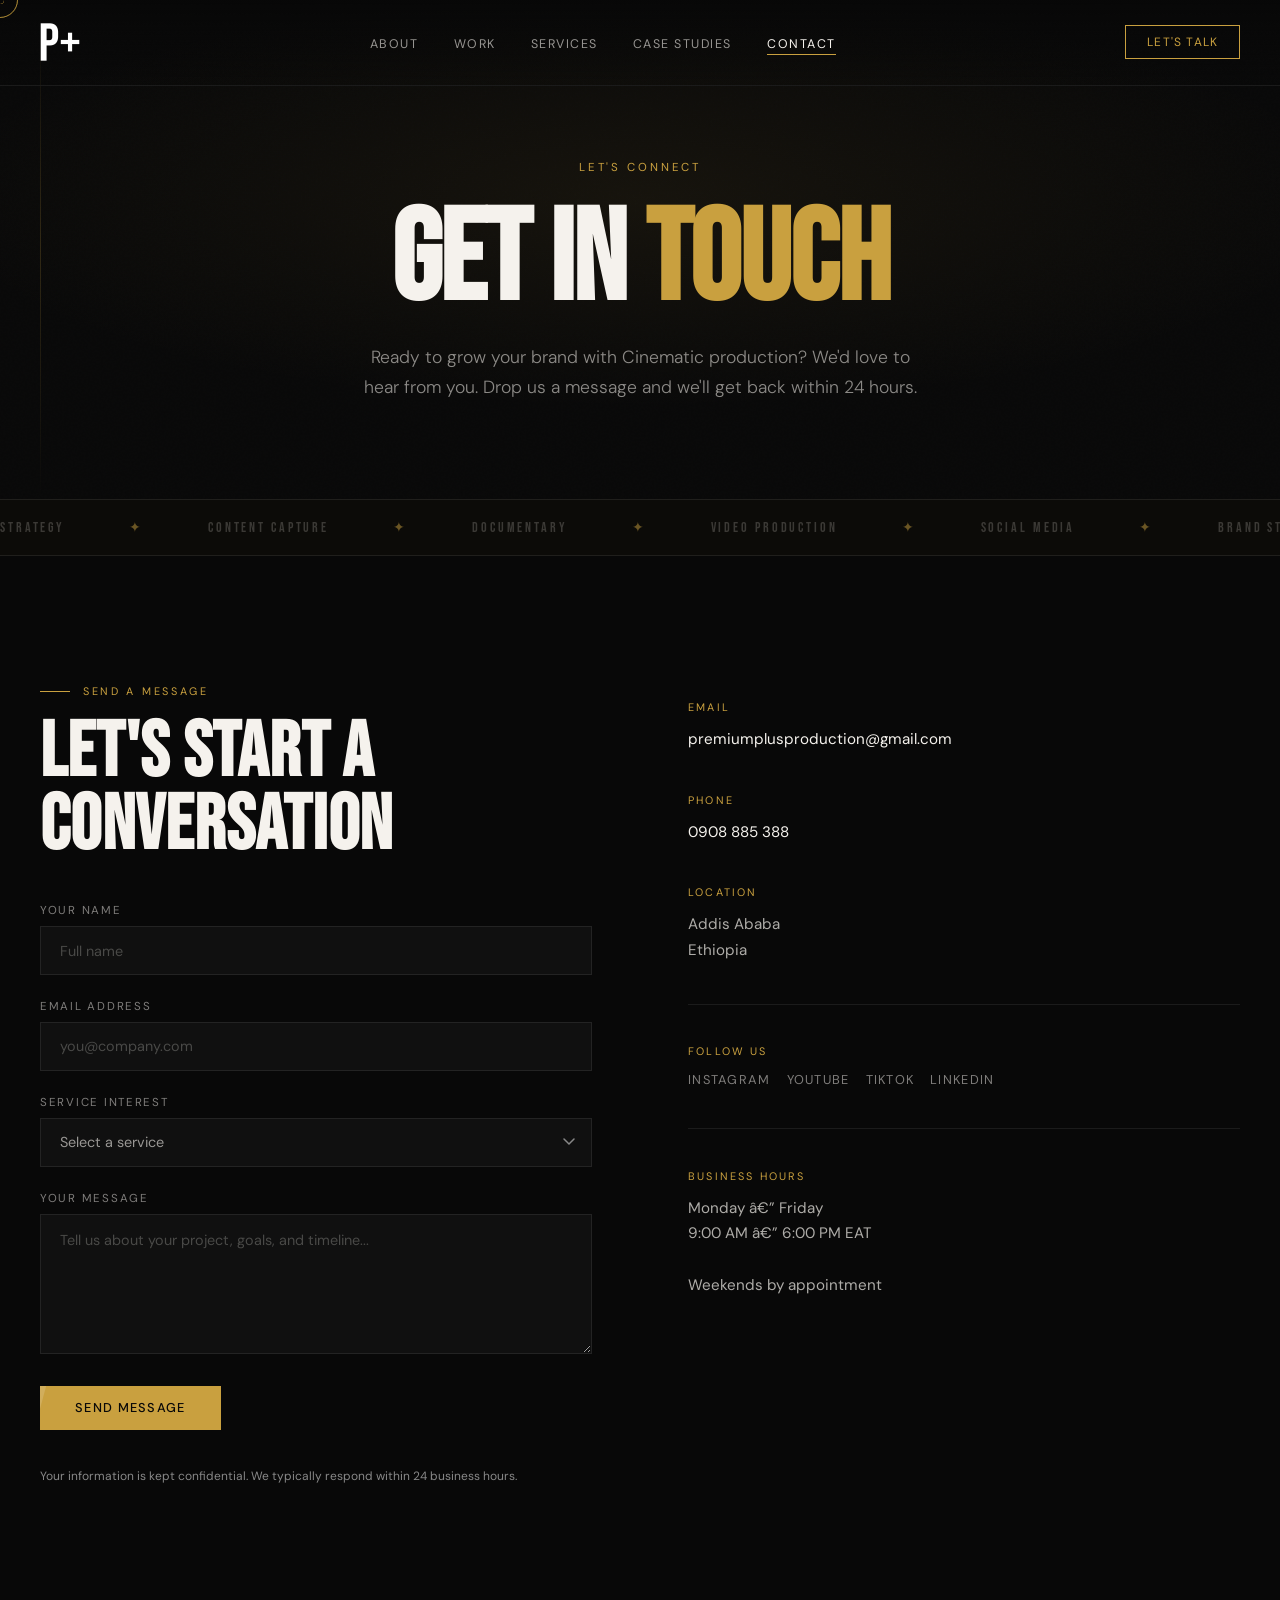
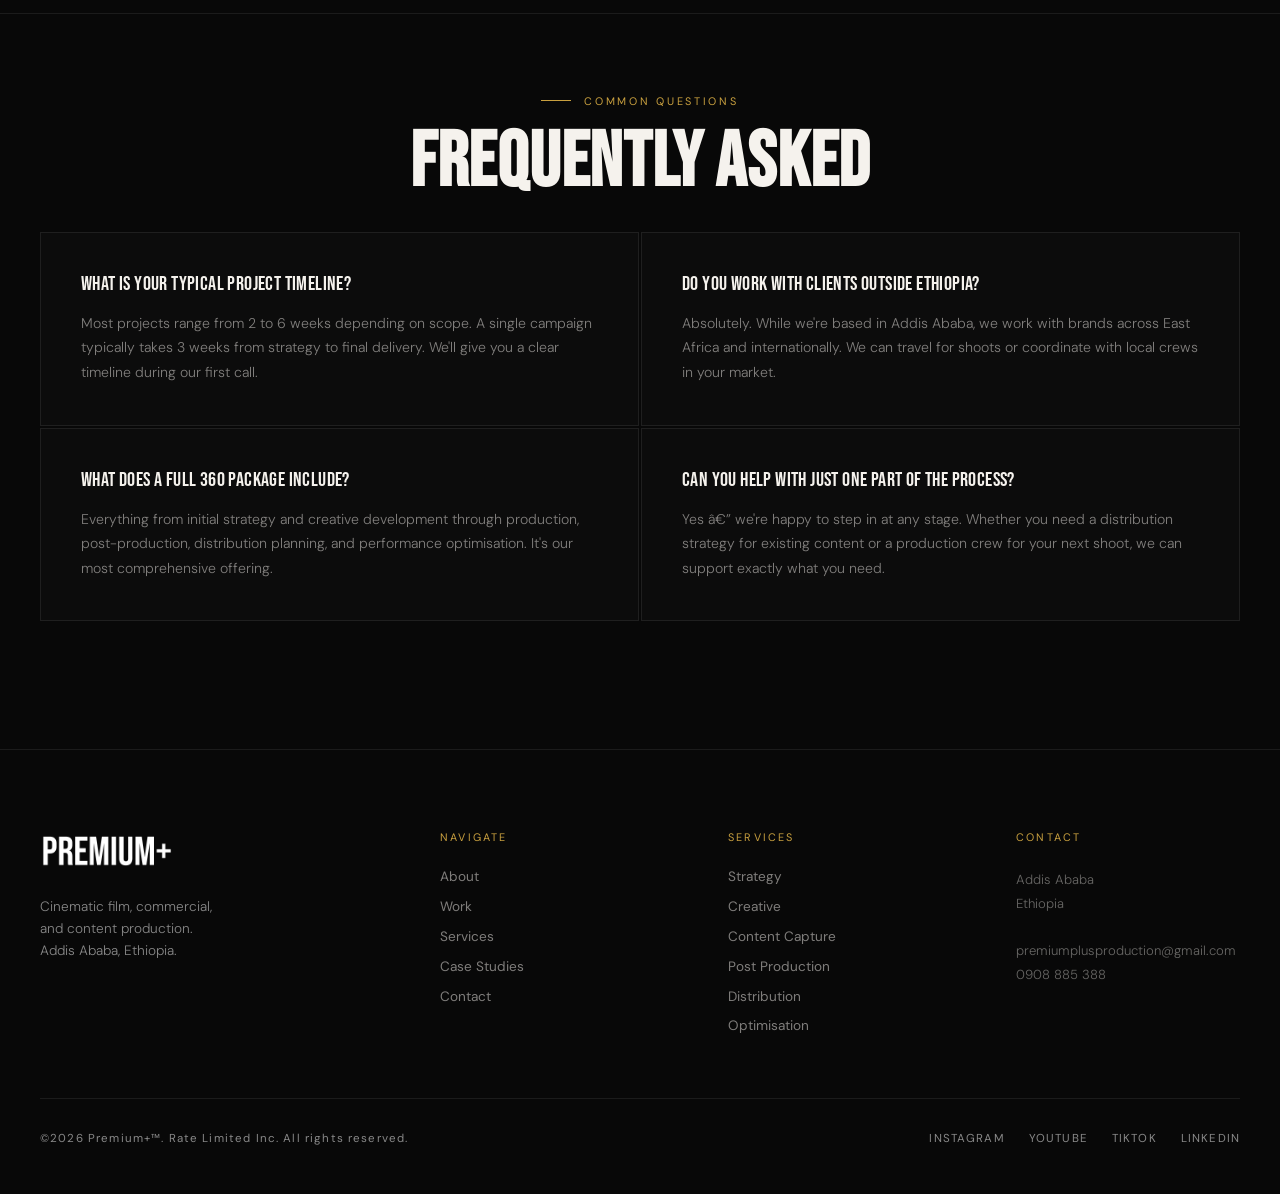
<file: contact.html>
﻿<!DOCTYPE html>
<html lang="en">
<head>
<meta charset="UTF-8"/>
<meta name="viewport" content="width=device-width, initial-scale=1.0, maximum-scale=5.0"/>
<title>Contact â€” Premium+ Production</title>
<meta name="description" content="Get in touch with Premium+ Production. Let's discuss your next cinematic content campaign. Based in Addis Ababa, Ethiopia."/>
<link rel="preconnect" href="https://fonts.googleapis.com"/>
<link rel="preconnect" href="https://fonts.gstatic.com" crossorigin/>
<link href="https://fonts.googleapis.com/css2?family=Bebas+Neue&family=DM+Sans:ital,opsz,wght@0,9..40,300;0,9..40,400;0,9..40,500;1,9..40,300&display=swap" rel="stylesheet"/>
<link rel="stylesheet" href="style.css"/>
</head>
<body>

<!-- CURSOR -->
<div class="cursor" id="cursor"></div>
<div class="cursor-ring" id="cursorRing"></div>


<!-- CURSOR -->
<div class="cursor" id="cursor"></div>
<div class="cursor-ring" id="cursorRing"></div>

<!-- ==================== NAVIGATION ==================== -->
<nav id="navbar">
  <a class="nav-logo" href="index.html" aria-label="Premium+ Home">
    <img src="assets/premium_plus_p+_logo.png" alt="Premium+ Productions"/>
  </a>
  <button class="nav-toggle" aria-label="Toggle menu" aria-expanded="false" aria-controls="nav-menu">&#9776;</button>
  <ul class="nav-links" id="nav-menu" role="menubar">
    <li role="none"><a href="about.html" role="menuitem">About</a></li>
    <li role="none"><a href="work.html" role="menuitem">Work</a></li>
    <li role="none"><a href="index.html#services" role="menuitem">Services</a></li>
    <li role="none"><a href="blog.html" role="menuitem">Case Studies</a></li>
    <li role="none"><a href="contact.html" class="active" role="menuitem">Contact</a></li>
  </ul>
  <a href="contact.html" class="nav-cta">Let's Talk</a>
</nav>
<div class="nav-overlay" id="navOverlay"></div>

<!-- ==================== PAGE HERO ==================== -->
<section class="page-hero">
  <div class="page-hero-bg"></div>
  <div class="page-hero-grain"></div>
  <div class="page-hero-line"></div>
  <div class="page-hero-line-r"></div>
  <p class="page-hero-eyebrow">Let's Connect</p>
  <h1 class="page-hero-title">Get in <em>Touch</em></h1>
  <p class="page-hero-sub">Ready to grow your brand with Cinematic production? We'd love to hear from you. Drop us a message and we'll get back within 24 hours.</p>
</section>

<!-- ==================== MARQUEE ==================== -->
<div class="marquee-wrap">
  <div class="marquee-track">
    <span class="marquee-item">Strategy</span>
    <span class="marquee-item accent">&#10022;</span>
    <span class="marquee-item">Content Capture</span>
    <span class="marquee-item accent">&#10022;</span>
    <span class="marquee-item">Documentary</span>
    <span class="marquee-item accent">&#10022;</span>
    <span class="marquee-item">Video Production</span>
    <span class="marquee-item accent">&#10022;</span>
    <span class="marquee-item">Social Media</span>
    <span class="marquee-item accent">&#10022;</span>
    <span class="marquee-item">Brand Storytelling</span>
    <span class="marquee-item accent">&#10022;</span>
    <span class="marquee-item">Distribution</span>
    <span class="marquee-item accent">&#10022;</span>
    <span class="marquee-item">Strategy</span>
    <span class="marquee-item accent">&#10022;</span>
    <span class="marquee-item">Content Capture</span>
    <span class="marquee-item accent">&#10022;</span>
    <span class="marquee-item">Documentary</span>
    <span class="marquee-item accent">&#10022;</span>
    <span class="marquee-item">Video Production</span>
    <span class="marquee-item accent">&#10022;</span>
    <span class="marquee-item">Social Media</span>
    <span class="marquee-item accent">&#10022;</span>
    <span class="marquee-item">Brand Storytelling</span>
    <span class="marquee-item accent">&#10022;</span>
    <span class="marquee-item">Distribution</span>
    <span class="marquee-item accent">&#10022;</span>
  </div>
</div>

<!-- ==================== CONTACT SECTION ==================== -->
<section>
  <div class="contact-section">
    <div class="reveal">
      <p class="section-tag">Send a Message</p>
      <h2 class="section-title" style="margin-bottom:2.5rem">Let's Start a<br/>Conversation</h2>
      <form class="contact-form" action="https://formspree.io/f/xwvjoonq" method="POST">
        <div class="form-group">
          <label for="name">Your Name</label>
          <input type="text" id="name" name="name" placeholder="Full name" required/>
        </div>
        <div class="form-group">
          <label for="email">Email Address</label>
          <input type="email" id="email" name="email" placeholder="you@company.com" required/>
        </div>
        <div class="form-group">
          <label for="service">Service Interest</label>
          <select id="service" name="service">
            <option value="" disabled selected>Select a service</option>
            <option value="strategy">Strategy</option>
            <option value="creative">Creative</option>
            <option value="capture">Content Capture</option>
            <option value="post">Post Production</option>
            <option value="distribution">Distribution</option>
            <option value="full">Full 360 Package</option>
            <option value="other">Something Else</option>
          </select>
        </div>
        <div class="form-group">
          <label for="message">Your Message</label>
          <textarea id="message" name="message" placeholder="Tell us about your project, goals, and timeline..."></textarea>
        </div>
        <div class="form-submit">
          <button type="submit" class="btn-primary">Send Message</button>
        </div>
        <p class="form-note">Your information is kept confidential. We typically respond within 24 business hours.</p>
      </form>
    </div>
    <div class="reveal reveal-delay-1 contact-info">
      <div class="info-block">
        <div class="info-block-title">Email</div>
        <div class="info-block-content">
          <a href="mailto:premiumplusproduction@gmail.com">premiumplusproduction@gmail.com</a>
        </div>
      </div>
      <div class="info-block">
        <div class="info-block-title">Phone</div>
        <div class="info-block-content">
          <a href="tel:0908885388">0908 885 388</a>
        </div>
      </div>
      <div class="info-block">
        <div class="info-block-title">Location</div>
        <div class="info-block-content">
          Addis Ababa<br/>
          Ethiopia
        </div>
      </div>
      <div class="info-divider"></div>
      <div class="info-block">
        <div class="info-block-title">Follow Us</div>
        <div class="social-links-row">
          <a href="#" class="social-link" aria-label="Instagram">Instagram</a>
          <a href="#" class="social-link" aria-label="YouTube">YouTube</a>
          <a href="#" class="social-link" aria-label="TikTok">TikTok</a>
          <a href="#" class="social-link" aria-label="LinkedIn">LinkedIn</a>
        </div>
      </div>
      <div class="info-divider"></div>
      <div class="info-block">
        <div class="info-block-title">Business Hours</div>
        <div class="info-block-content">
          Monday â€” Friday<br/>
          9:00 AM â€” 6:00 PM EAT<br/><br/>
          Weekends by appointment
        </div>
      </div>
    </div>
  </div>
</section>

<!-- ==================== FAQ ==================== -->
<section class="contact-faq">
  <div class="reveal" style="text-align:center;margin-bottom:2rem">
    <p class="section-tag" style="justify-content:center">Common Questions</p>
    <h2 class="section-title">Frequently Asked</h2>
  </div>
  <div class="faq-grid">
    <div class="faq-item reveal">
      <div class="faq-question">What is your typical project timeline?</div>
      <p class="faq-answer">Most projects range from 2 to 6 weeks depending on scope. A single campaign typically takes 3 weeks from strategy to final delivery. We'll give you a clear timeline during our first call.</p>
    </div>
    <div class="faq-item reveal reveal-delay-1">
      <div class="faq-question">Do you work with clients outside Ethiopia?</div>
      <p class="faq-answer">Absolutely. While we're based in Addis Ababa, we work with brands across East Africa and internationally. We can travel for shoots or coordinate with local crews in your market.</p>
    </div>
    <div class="faq-item reveal">
      <div class="faq-question">What does a full 360 package include?</div>
      <p class="faq-answer">Everything from initial strategy and creative development through production, post-production, distribution planning, and performance optimisation. It's our most comprehensive offering.</p>
    </div>
    <div class="faq-item reveal reveal-delay-1">
      <div class="faq-question">Can you help with just one part of the process?</div>
      <p class="faq-answer">Yes â€” we're happy to step in at any stage. Whether you need a distribution strategy for existing content or a production crew for your next shoot, we can support exactly what you need.</p>
    </div>
  </div>
</section>

<!-- ==================== FOOTER ==================== -->
<footer>
  <div class="footer-top">
    <div>
      <a href="index.html" class="footer-logo" aria-label="Premium+ Home">
        <img src="assets/premium_plus_white.png" alt="Premium+ Productions"/>
      </a>
      <p class="footer-tagline">Cinematic film, commercial,<br/>and content production.<br/>Addis Ababa, Ethiopia.</p>
    </div>
    <div>
      <div class="footer-col-title">Navigate</div>
      <div class="footer-links">
        <a href="about.html">About</a>
        <a href="work.html">Work</a>
        <a href="index.html#services">Services</a>
        <a href="blog.html">Case Studies</a>
        <a href="contact.html">Contact</a>
      </div>
    </div>
    <div>
      <div class="footer-col-title">Services</div>
      <div class="footer-links">
        <a href="index.html#services">Strategy</a>
        <a href="index.html#services">Creative</a>
        <a href="index.html#services">Content Capture</a>
        <a href="index.html#services">Post Production</a>
        <a href="index.html#services">Distribution</a>
        <a href="index.html#services">Optimisation</a>
      </div>
    </div>
    <div>
      <div class="footer-col-title">Contact</div>
      <div class="footer-address">
        Addis Ababa<br/>Ethiopia<br/><br/>
        premiumplusproduction@gmail.com<br/>
        0908 885 388
      </div>
    </div>
  </div>
  <div class="footer-bottom">
    <span class="footer-copy">&copy;2026 Premium+&trade;. Rate Limited Inc. All rights reserved.</span>
    <div class="footer-socials">
      <a href="#" aria-label="Instagram">Instagram</a>
      <a href="#" aria-label="YouTube">YouTube</a>
      <a href="#" aria-label="TikTok">TikTok</a>
      <a href="#" aria-label="LinkedIn">LinkedIn</a>
    </div>
  </div>
</footer>

<script src="script.js"></script>

<script>
// Custom cursor for sub-pages
const _cur = document.getElementById("cursor");
const _ring = document.getElementById("cursorRing");
if (_cur && _ring) {
  let mx=0,my=0,rx=0,ry=0;
  document.addEventListener("mousemove",e=>{mx=e.clientX;my=e.clientY;_cur.style.left=mx+"px";_cur.style.top=my+"px"});
  (function anim(){rx+=(mx-rx)*0.12;ry+=(my-ry)*0.12;_ring.style.left=rx+"px";_ring.style.top=ry+"px";requestAnimationFrame(anim)})();
  document.querySelectorAll("a, button, .work-card, .service-card, .blog-card, .vertical-card").forEach(el=>{
    el.addEventListener("mouseenter",()=>{_cur.classList.add("cursor--hover");_ring.classList.add("cursor-ring--hover")});
    el.addEventListener("mouseleave",()=>{_cur.classList.remove("cursor--hover");_ring.classList.remove("cursor-ring--hover")});
  });
  // Magnetic buttons
  document.querySelectorAll(".btn-primary, .btn-ghost, .nav-cta").forEach(btn=>{
    btn.addEventListener("mousemove",e=>{const r=btn.getBoundingClientRect();btn.style.transform="translate("+(e.clientX-r.left-r.width/2)*0.2+"px, "+(e.clientY-r.top-r.height/2)*0.2+"px)"});
    btn.addEventListener("mouseleave",()=>{btn.style.transform=""});
  });
  document.querySelectorAll(".service-card").forEach(c=>{c.addEventListener("mousemove",e=>{const r=c.getBoundingClientRect();c.style.setProperty("--mouse-x",(e.clientX-r.left)+"px");c.style.setProperty("--mouse-y",(e.clientY-r.top)+"px")})});
}
</script>
</body>
</html>
</file>
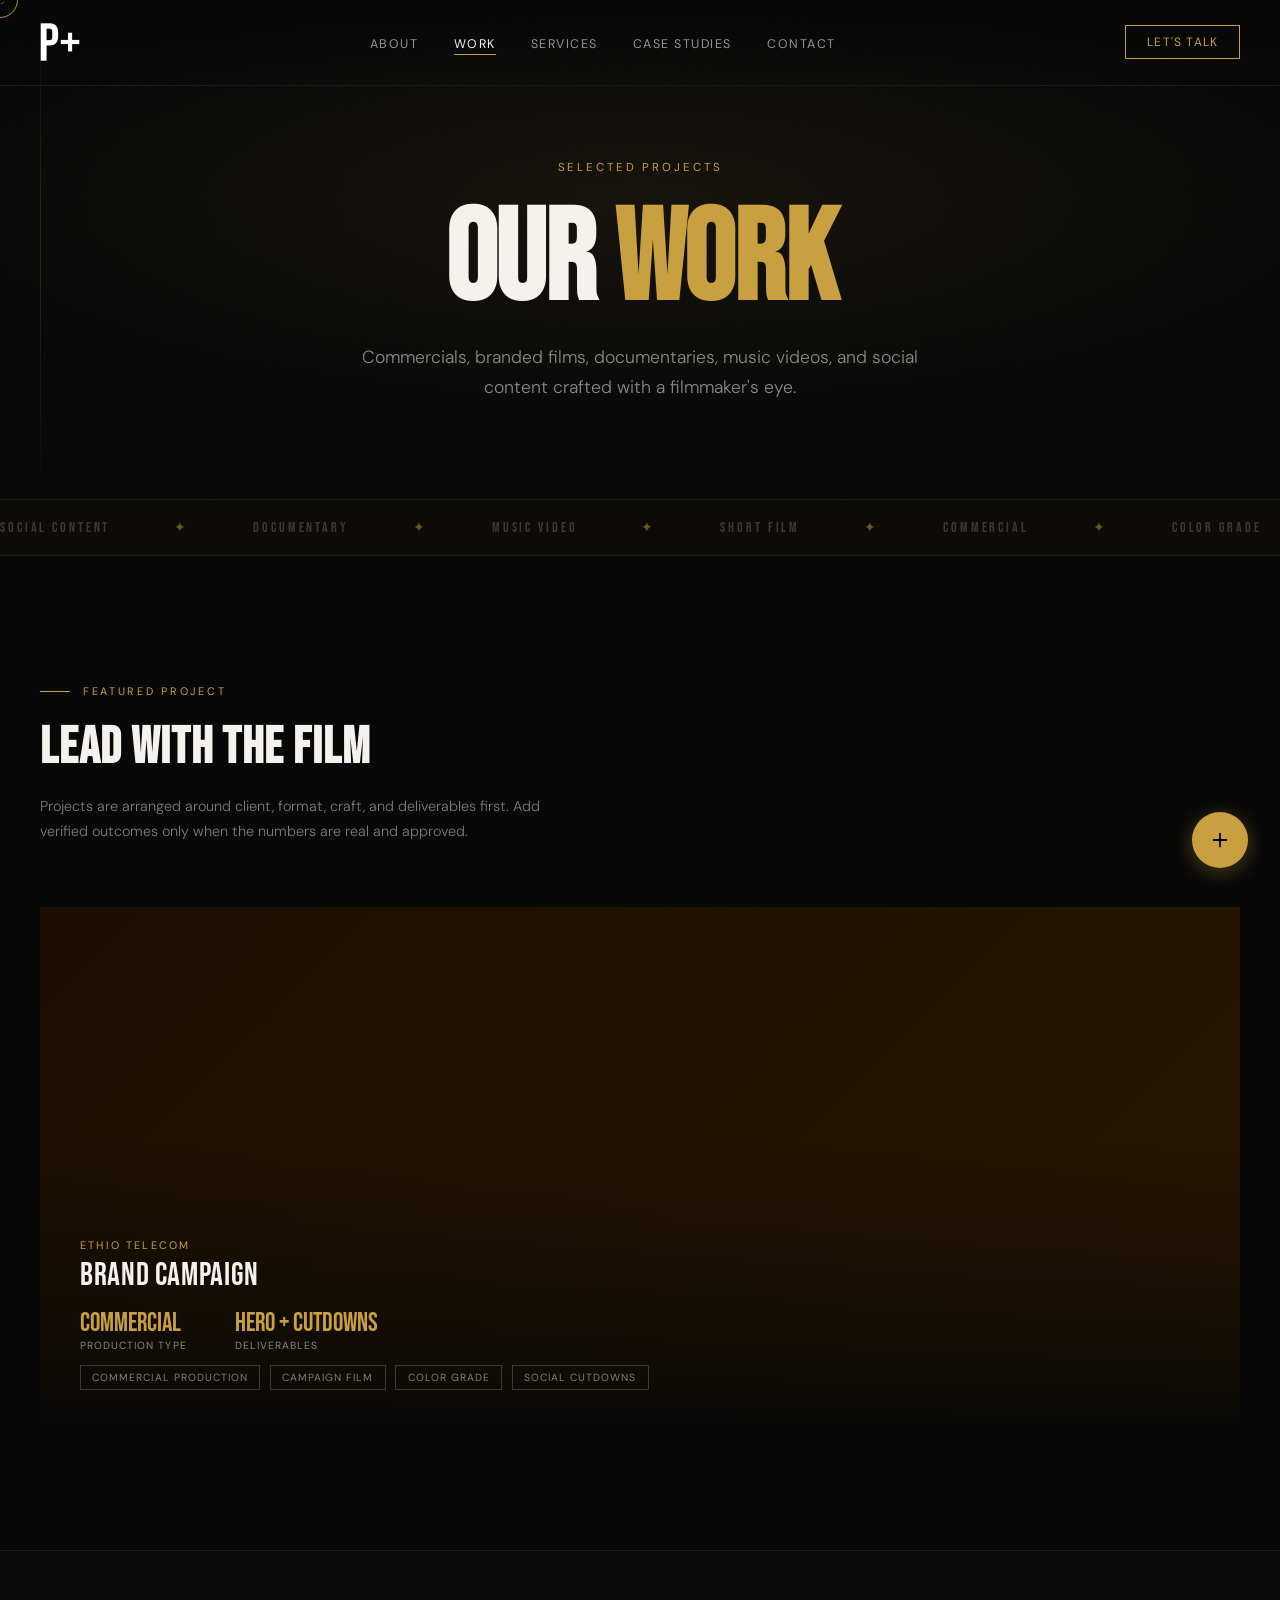
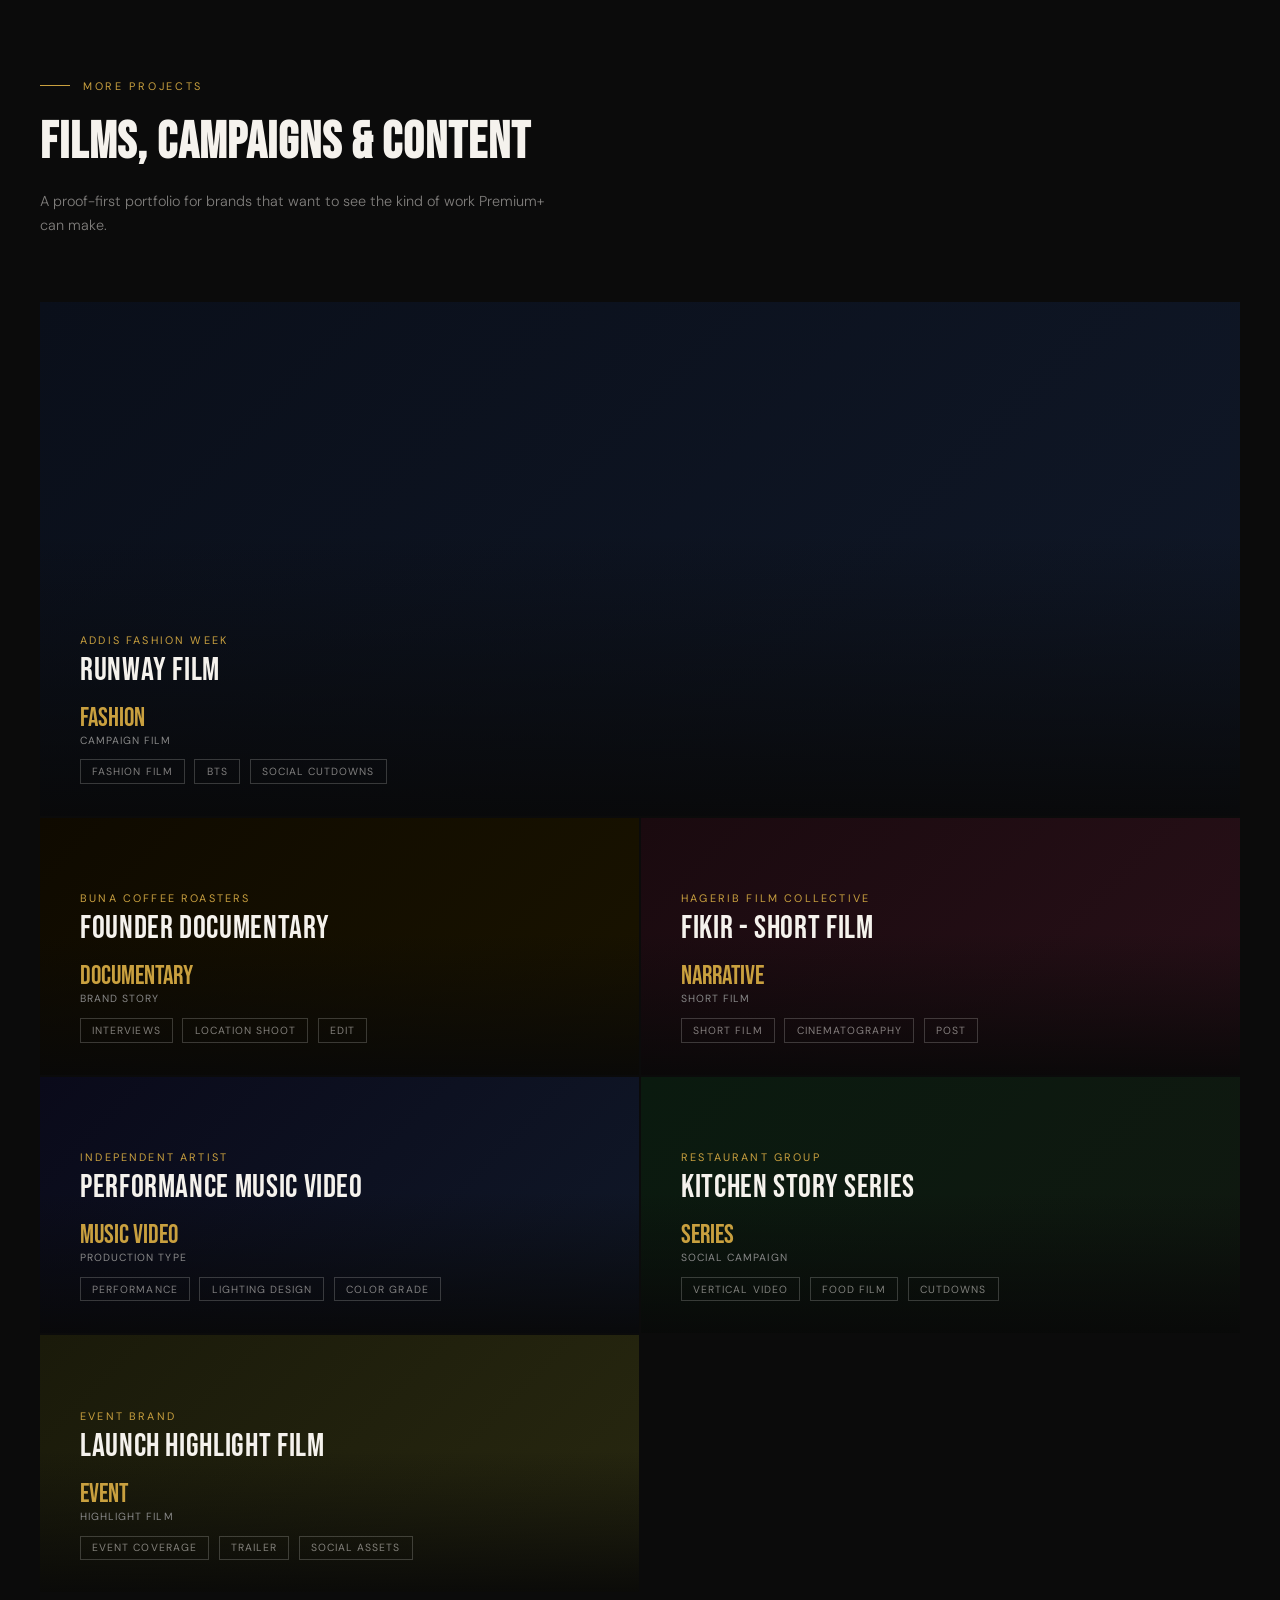
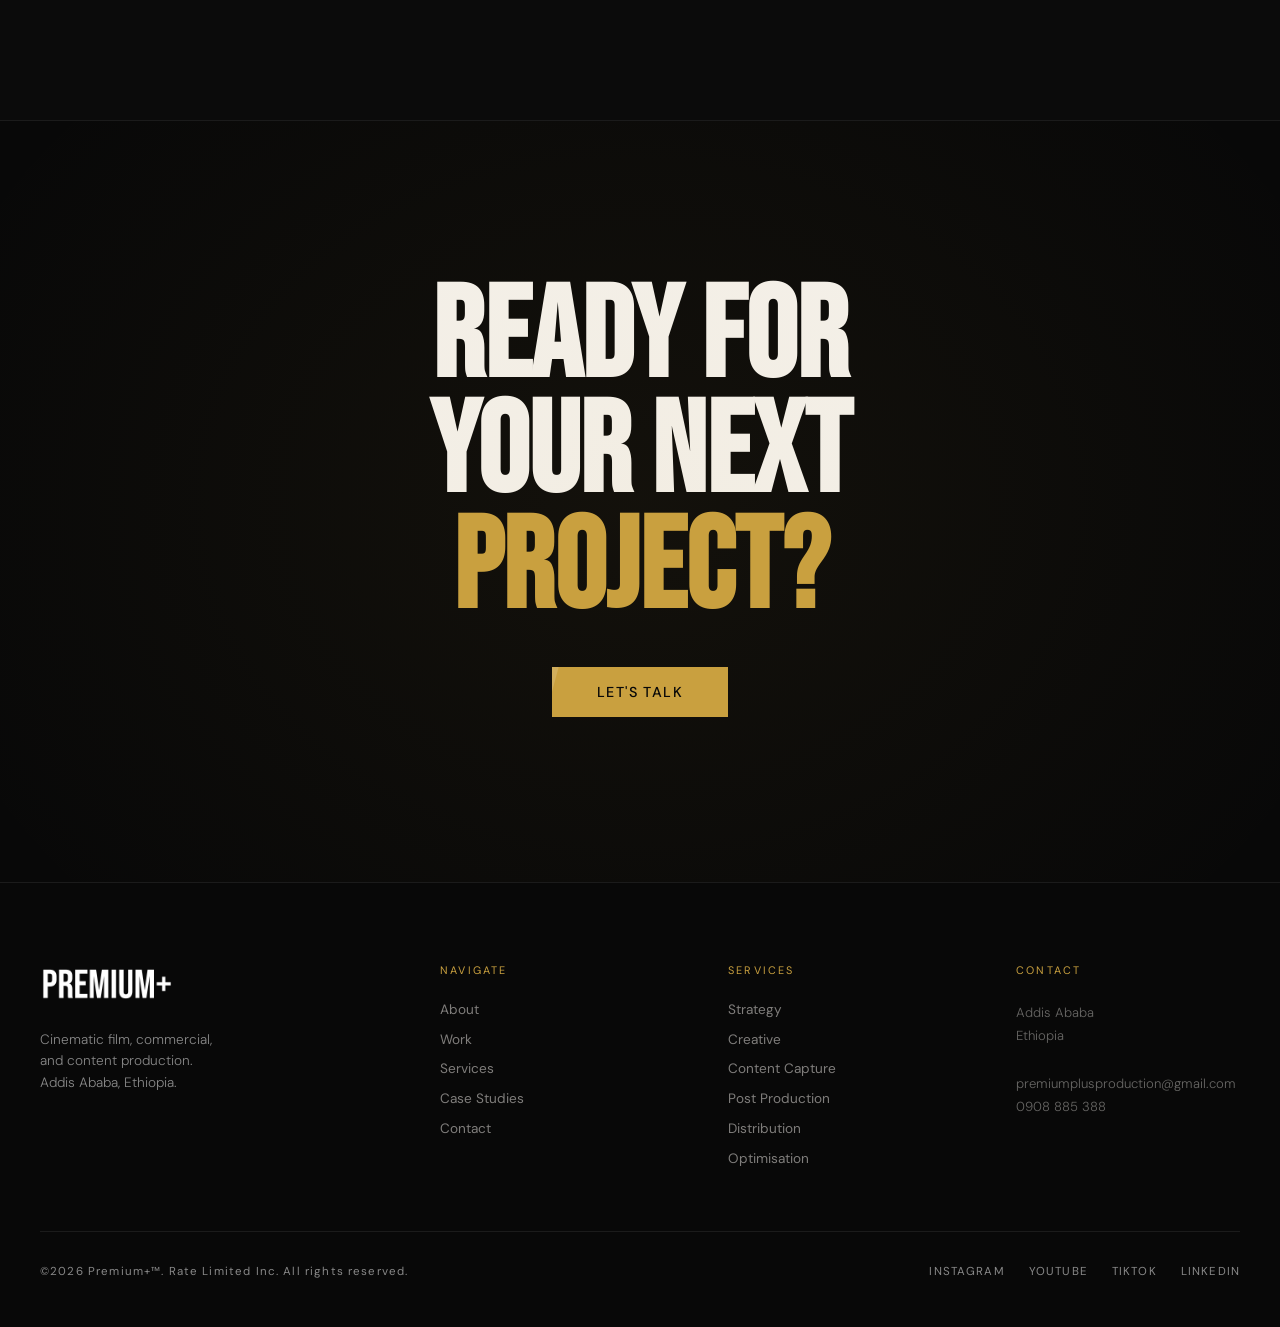
<file: work.html>
﻿<!DOCTYPE html>
<html lang="en">
<head>
<meta charset="UTF-8"/>
<meta name="viewport" content="width=device-width, initial-scale=1.0, maximum-scale=5.0"/>
<title>Work â€” Premium+ Production</title>
<meta name="description" content="Explore Premium+ Production commercials, branded films, documentaries, music videos, social campaigns, and behind-the-scenes production work."/>
<link rel="preconnect" href="https://fonts.googleapis.com"/>
<link rel="preconnect" href="https://fonts.gstatic.com" crossorigin/>
<link href="https://fonts.googleapis.com/css2?family=Bebas+Neue&family=DM+Sans:ital,opsz,wght@0,9..40,300;0,9..40,400;0,9..40,500;1,9..40,300&display=swap" rel="stylesheet"/>
<link rel="stylesheet" href="style.css"/>
</head>
<body>

<!-- CURSOR -->
<div class="cursor" id="cursor"></div>
<div class="cursor-ring" id="cursorRing"></div>


<!-- CURSOR -->
<div class="cursor" id="cursor"></div>
<div class="cursor-ring" id="cursorRing"></div>

<!-- ==================== NAVIGATION ==================== -->
<nav id="navbar">
  <a class="nav-logo" href="index.html" aria-label="Premium+ Home">
    <img src="assets/premium_plus_p+_logo.png" alt="Premium+ Productions"/>
  </a>
  <button class="nav-toggle" aria-label="Toggle menu" aria-expanded="false" aria-controls="nav-menu">&#9776;</button>
  <ul class="nav-links" id="nav-menu" role="menubar">
    <li role="none"><a href="about.html" role="menuitem">About</a></li>
    <li role="none"><a href="work.html" class="active" role="menuitem">Work</a></li>
    <li role="none"><a href="index.html#services" role="menuitem">Services</a></li>
    <li role="none"><a href="blog.html" role="menuitem">Case Studies</a></li>
    <li role="none"><a href="contact.html" role="menuitem">Contact</a></li>
  </ul>
  <a href="contact.html" class="nav-cta">Let's Talk</a>
</nav>
<div class="nav-overlay" id="navOverlay"></div>

<!-- ==================== PAGE HERO ==================== -->
<section class="page-hero">
  <div class="page-hero-bg"></div>
  <div class="page-hero-grain"></div>
  <div class="page-hero-line"></div>
  <div class="page-hero-line-r"></div>
  <p class="page-hero-eyebrow">Selected Projects</p>
  <h1 class="page-hero-title">Our <em>Work</em></h1>
  <p class="page-hero-sub">Commercials, branded films, documentaries, music videos, and social content crafted with a filmmaker's eye.</p>
</section>

<!-- ==================== MARQUEE ==================== -->
<div class="marquee-wrap">
  <div class="marquee-track">
    <span class="marquee-item">Social Content</span>
    <span class="marquee-item accent">&#10022;</span>
    <span class="marquee-item">Documentary</span>
    <span class="marquee-item accent">&#10022;</span>
    <span class="marquee-item">Music Video</span>
    <span class="marquee-item accent">&#10022;</span>
    <span class="marquee-item">Short Film</span>
    <span class="marquee-item accent">&#10022;</span>
    <span class="marquee-item">Commercial</span>
    <span class="marquee-item accent">&#10022;</span>
    <span class="marquee-item">Color Grade</span>
    <span class="marquee-item accent">&#10022;</span>
    <span class="marquee-item">Social Content</span>
    <span class="marquee-item accent">&#10022;</span>
    <span class="marquee-item">Documentary</span>
    <span class="marquee-item accent">&#10022;</span>
    <span class="marquee-item">Music Video</span>
    <span class="marquee-item accent">&#10022;</span>
    <span class="marquee-item">Short Film</span>
    <span class="marquee-item accent">&#10022;</span>
    <span class="marquee-item">Commercial</span>
    <span class="marquee-item accent">&#10022;</span>
    <span class="marquee-item">Color Grade</span>
    <span class="marquee-item accent">&#10022;</span>
  </div>
</div>

<!-- ==================== FEATURED PROJECT ==================== -->
<section class="work-section">
  <div class="work-category">
    <div class="work-category-header reveal">
      <p class="section-tag">Featured Project</p>
      <h2 class="work-category-title">Lead With the Film</h2>
      <p class="work-category-desc">Projects are arranged around client, format, craft, and deliverables first. Add verified outcomes only when the numbers are real and approved.</p>
    </div>
    <div class="work-card large reveal featured-project-card">
      <div class="work-card-bg" style="background:linear-gradient(135deg,#1a0f00,#2a1800)"></div>
      <div class="work-card-overlay"></div>
      <a href="contact.html" class="showreel-play project-play" aria-label="Discuss this project"><span></span></a>
      <div class="work-card-content"><div class="work-client">Ethio Telecom</div><div class="work-title">Brand Campaign</div><div class="work-stat-row"><div><div class="work-stat-num">Commercial</div><div class="work-stat-label">Production Type</div></div><div><div class="work-stat-num">Hero + Cutdowns</div><div class="work-stat-label">Deliverables</div></div></div><div class="work-tags"><span class="work-tag">Commercial Production</span><span class="work-tag">Campaign Film</span><span class="work-tag">Color Grade</span><span class="work-tag">Social Cutdowns</span></div></div>
    </div>
  </div>
</section>

<!-- ==================== PROJECT GRID ==================== -->
<section class="work-section" style="border-top:0.5px solid var(--border);background:rgba(255,255,255,0.01)">
  <div class="work-category">
    <div class="work-category-header reveal"><p class="section-tag">More Projects</p><h2 class="work-category-title">Films, Campaigns &amp; Content</h2><p class="work-category-desc">A proof-first portfolio for brands that want to see the kind of work Premium+ can make.</p></div>
    <div class="landscape-grid">
      <div class="work-card reveal"><div class="work-card-bg" style="background:linear-gradient(135deg,#0a0f1a,#101828)"></div><div class="work-card-overlay"></div><div class="work-card-content"><div class="work-client">Addis Fashion Week</div><div class="work-title">Runway Film</div><div class="work-stat-row"><div><div class="work-stat-num">Fashion</div><div class="work-stat-label">Campaign Film</div></div></div><div class="work-tags"><span class="work-tag">Fashion Film</span><span class="work-tag">BTS</span><span class="work-tag">Social Cutdowns</span></div></div></div>
      <div class="work-card reveal reveal-delay-1"><div class="work-card-bg" style="background:linear-gradient(135deg,#0f0a00,#1a1400)"></div><div class="work-card-overlay"></div><div class="work-card-content"><div class="work-client">Buna Coffee Roasters</div><div class="work-title">Founder Documentary</div><div class="work-stat-row"><div><div class="work-stat-num">Documentary</div><div class="work-stat-label">Brand Story</div></div></div><div class="work-tags"><span class="work-tag">Interviews</span><span class="work-tag">Location Shoot</span><span class="work-tag">Edit</span></div></div></div>
      <div class="work-card reveal"><div class="work-card-bg" style="background:linear-gradient(135deg,#1a0a0f,#281018)"></div><div class="work-card-overlay"></div><div class="work-card-content"><div class="work-client">Hagerib Film Collective</div><div class="work-title">Fikir - Short Film</div><div class="work-stat-row"><div><div class="work-stat-num">Narrative</div><div class="work-stat-label">Short Film</div></div></div><div class="work-tags"><span class="work-tag">Short Film</span><span class="work-tag">Cinematography</span><span class="work-tag">Post</span></div></div></div>
      <div class="work-card reveal reveal-delay-1"><div class="work-card-bg" style="background:linear-gradient(135deg,#0a0a1a,#101828)"></div><div class="work-card-overlay"></div><div class="work-card-content"><div class="work-client">Independent Artist</div><div class="work-title">Performance Music Video</div><div class="work-stat-row"><div><div class="work-stat-num">Music Video</div><div class="work-stat-label">Production Type</div></div></div><div class="work-tags"><span class="work-tag">Performance</span><span class="work-tag">Lighting Design</span><span class="work-tag">Color Grade</span></div></div></div>
      <div class="work-card reveal"><div class="work-card-bg" style="background:linear-gradient(135deg,#0a1a0f,#101810)"></div><div class="work-card-overlay"></div><div class="work-card-content"><div class="work-client">Restaurant Group</div><div class="work-title">Kitchen Story Series</div><div class="work-stat-row"><div><div class="work-stat-num">Series</div><div class="work-stat-label">Social Campaign</div></div></div><div class="work-tags"><span class="work-tag">Vertical Video</span><span class="work-tag">Food Film</span><span class="work-tag">Cutdowns</span></div></div></div>
      <div class="work-card reveal reveal-delay-1"><div class="work-card-bg" style="background:linear-gradient(135deg,#1a1a0a,#282810)"></div><div class="work-card-overlay"></div><div class="work-card-content"><div class="work-client">Event Brand</div><div class="work-title">Launch Highlight Film</div><div class="work-stat-row"><div><div class="work-stat-num">Event</div><div class="work-stat-label">Highlight Film</div></div></div><div class="work-tags"><span class="work-tag">Event Coverage</span><span class="work-tag">Trailer</span><span class="work-tag">Social Assets</span></div></div></div>
    </div>
  </div>
</section>
<!-- ==================== CTA ==================== -->
<section class="cta-banner reveal">
  <h2 class="cta-title">Ready For<br/>Your Next<br/><em>Project?</em></h2>
  <a href="contact.html" class="btn-primary" style="font-size:0.9rem;padding:1rem 2.8rem">Let's Talk</a>
</section>

<!-- ==================== FOOTER ==================== -->
<footer>
  <div class="footer-top">
    <div>
      <a href="index.html" class="footer-logo" aria-label="Premium+ Home">
        <img src="assets/premium_plus_white.png" alt="Premium+ Productions"/>
      </a>
      <p class="footer-tagline">Cinematic film, commercial,<br/>and content production.<br/>Addis Ababa, Ethiopia.</p>
    </div>
    <div>
      <div class="footer-col-title">Navigate</div>
      <div class="footer-links">
        <a href="about.html">About</a>
        <a href="work.html">Work</a>
        <a href="index.html#services">Services</a>
        <a href="blog.html">Case Studies</a>
        <a href="contact.html">Contact</a>
      </div>
    </div>
    <div>
      <div class="footer-col-title">Services</div>
      <div class="footer-links">
        <a href="index.html#services">Strategy</a>
        <a href="index.html#services">Creative</a>
        <a href="index.html#services">Content Capture</a>
        <a href="index.html#services">Post Production</a>
        <a href="index.html#services">Distribution</a>
        <a href="index.html#services">Optimisation</a>
      </div>
    </div>
    <div>
      <div class="footer-col-title">Contact</div>
      <div class="footer-address">
        Addis Ababa<br/>Ethiopia<br/><br/>
        premiumplusproduction@gmail.com<br/>
        0908 885 388
      </div>
    </div>
  </div>
  <div class="footer-bottom">
    <span class="footer-copy">&copy;2026 Premium+&trade;. Rate Limited Inc. All rights reserved.</span>
    <div class="footer-socials">
      <a href="#" aria-label="Instagram">Instagram</a>
      <a href="#" aria-label="YouTube">YouTube</a>
      <a href="#" aria-label="TikTok">TikTok</a>
      <a href="#" aria-label="LinkedIn">LinkedIn</a>
    </div>
  </div>
</footer>

<!-- ==================== FLOATING CONTACT BUTTON ==================== -->
<div class="float-wrap" id="floatWrap">
  <div class="float-options">
    <a href="tel:0908885388" class="float-option" aria-label="Call us">
      <span class="float-opt-btn">
        <svg viewBox="0 0 24 24" aria-hidden="true"><path d="M22 16.92v3a2 2 0 0 1-2.18 2 19.79 19.79 0 0 1-8.63-3.07 19.5 19.5 0 0 1-6-6 19.79 19.79 0 0 1-3.07-8.67A2 2 0 0 1 4.11 2h3a2 2 0 0 1 2 1.72c.127.96.361 1.903.7 2.81a2 2 0 0 1-.45 2.11L8.09 9.91a16 16 0 0 0 6 6l1.27-1.27a2 2 0 0 1 2.11-.45c.907.339 1.85.573 2.81.7A2 2 0 0 1 22 16.92z"/></svg>
        <span class="float-opt-label">Call</span>
      </span>
    </a>
    <a href="mailto:premiumplusproduction@gmail.com" class="float-option" aria-label="Email us">
      <span class="float-opt-btn">
        <svg viewBox="0 0 24 24" aria-hidden="true"><path d="M4 4h16c1.1 0 2 .9 2 2v12c0 1.1-.9 2-2 2H4c-1.1 0-2-.9-2-2V6c0-1.1.9-2 2-2z"/><polyline points="22,6 12,13 2,6"/></svg>
        <span class="float-opt-label">Email</span>
      </span>
    </a>
  </div>
  <button class="float-main" aria-label="Contact Options" aria-expanded="false">
    <div class="float-pulse"></div>
    <svg viewBox="0 0 24 24" aria-hidden="true"><line x1="12" y1="5" x2="12" y2="19"/><line x1="5" y1="12" x2="19" y2="12"/></svg>
  </button>
</div>

<script src="script.js"></script>

<script>
// Custom cursor for sub-pages
const _cur = document.getElementById("cursor");
const _ring = document.getElementById("cursorRing");
if (_cur && _ring) {
  let mx=0,my=0,rx=0,ry=0;
  document.addEventListener("mousemove",e=>{mx=e.clientX;my=e.clientY;_cur.style.left=mx+"px";_cur.style.top=my+"px"});
  (function anim(){rx+=(mx-rx)*0.12;ry+=(my-ry)*0.12;_ring.style.left=rx+"px";_ring.style.top=ry+"px";requestAnimationFrame(anim)})();
  document.querySelectorAll("a, button, .work-card, .service-card, .blog-card, .vertical-card").forEach(el=>{
    el.addEventListener("mouseenter",()=>{_cur.classList.add("cursor--hover");_ring.classList.add("cursor-ring--hover")});
    el.addEventListener("mouseleave",()=>{_cur.classList.remove("cursor--hover");_ring.classList.remove("cursor-ring--hover")});
  });
  // Magnetic buttons
  document.querySelectorAll(".btn-primary, .btn-ghost, .nav-cta").forEach(btn=>{
    btn.addEventListener("mousemove",e=>{const r=btn.getBoundingClientRect();btn.style.transform="translate("+(e.clientX-r.left-r.width/2)*0.2+"px, "+(e.clientY-r.top-r.height/2)*0.2+"px)"});
    btn.addEventListener("mouseleave",()=>{btn.style.transform=""});
  });
  document.querySelectorAll(".service-card").forEach(c=>{c.addEventListener("mousemove",e=>{const r=c.getBoundingClientRect();c.style.setProperty("--mouse-x",(e.clientX-r.left)+"px");c.style.setProperty("--mouse-y",(e.clientY-r.top)+"px")})});
}
</script>
</body>
</html>
</file>
<file: style.css>
/* ============================================
   Premium+ Production — Global Styles v2
   ============================================ */

/* ---- Reset & Base ---- */
*{margin:0;padding:0;box-sizing:border-box}
:root{
  --black:#080808;
  --white:#f5f2ed;
  --gold:#c9a03f;
  --gold-dim:#8a6510;
  --gold-glow:rgba(201,160,63,0.18);
  --gray:#888;
  --border:rgba(255,255,255,0.08);
  --grid-bg: url('assets/premium_plus_web_bg.png');
}
html{scroll-behavior:smooth;-webkit-text-size-adjust:100%}
body{background:var(--black);color:var(--white);font-family:'DM Sans',sans-serif;overflow-x:hidden;cursor:none;-webkit-font-smoothing:antialiased;-moz-osx-font-smoothing:grayscale}

/* ============================================
   CUSTOM CURSOR
   ============================================ */
.cursor{
  position:fixed;width:8px;height:8px;border-radius:50%;
  background:var(--gold);pointer-events:none;z-index:9999;
  transform:translate(-50%,-50%);transition:width 0.2s,height 0.2s,background 0.2s;
  mix-blend-mode:difference;
}
.cursor--hover{width:14px;height:14px;background:var(--white)}
.cursor-ring{
  position:fixed;width:36px;height:36px;border-radius:50%;
  border:1px solid rgba(201,160,63,0.55);pointer-events:none;z-index:9998;
  transform:translate(-50%,-50%);transition:width 0.3s,height 0.3s,border-color 0.3s,opacity 0.3s;
}
.cursor-ring--hover{width:52px;height:52px;border-color:var(--gold);opacity:0.6}

/* ============================================
   GRID BACKGROUND OVERLAY (all major sections)
   ============================================ */
.grid-bg-section{position:relative}
.grid-bg-section::before{
  content:'';position:absolute;inset:0;
  background:var(--grid-bg) center/cover;
  opacity:0.035;pointer-events:none;z-index:0;
}
.grid-bg-section > *{position:relative;z-index:1}

/* ============================================
   NAVIGATION
   ============================================ */
nav{position:fixed;top:0;left:0;right:0;z-index:100;padding:1.4rem 2.5rem;display:flex;align-items:center;justify-content:space-between;background:linear-gradient(to bottom,rgba(8,8,8,0.95),transparent);border-bottom:0.5px solid var(--border);transition:background 0.3s ease}
nav.scrolled{background:rgba(8,8,8,0.98);backdrop-filter:blur(12px);-webkit-backdrop-filter:blur(12px)}
.nav-logo{display:flex;align-items:center;text-decoration:none;height:40px}
/* P+ icon logo for nav: keep square, taller */
.nav-logo img{height:40px;width:auto;object-fit:contain;filter:brightness(0) invert(1);transition:filter 0.3s ease}
.nav-logo:hover img{filter:brightness(0) invert(0.85) sepia(1) saturate(4) hue-rotate(8deg)}
.nav-links{display:flex;gap:2.2rem;list-style:none;align-items:center}
.nav-links a{color:rgba(245,242,237,0.6);text-decoration:none;font-size:0.78rem;letter-spacing:0.12em;text-transform:uppercase;font-weight:400;transition:color 0.2s;white-space:nowrap;position:relative}
.nav-links a::after{content:'';position:absolute;left:0;bottom:-3px;width:0;height:0.5px;background:var(--gold);transition:width 0.3s ease}
.nav-links a:hover::after,.nav-links a.active::after{width:100%}
.nav-links a:hover,.nav-links a.active{color:var(--white)}
.nav-cta{background:transparent;border:0.5px solid var(--gold);color:var(--gold);padding:0.5rem 1.3rem;font-family:'DM Sans',sans-serif;font-size:0.75rem;letter-spacing:0.1em;text-transform:uppercase;cursor:pointer;transition:all 0.25s;white-space:nowrap;text-decoration:none;display:inline-block;position:relative;overflow:hidden}
.nav-cta::before{content:'';position:absolute;inset:0;background:var(--gold);transform:translateX(-101%);transition:transform 0.25s ease}
.nav-cta:hover{color:var(--black)}
.nav-cta:hover::before{transform:translateX(0)}
.nav-cta span,.nav-cta{z-index:1}
.nav-toggle{display:none;background:transparent;border:none;color:var(--white);font-size:1.6rem;cursor:pointer;padding:0.3rem;z-index:101}
.nav-overlay{position:fixed;inset:0;background:rgba(0,0,0,0.5);opacity:0;pointer-events:none;transition:opacity 0.3s;z-index:140}
nav.open ~ .nav-overlay{opacity:1;pointer-events:auto}

/* ============================================
   HERO (Homepage)
   ============================================ */
.hero{position:relative;height:100vh;min-height:600px;display:flex;flex-direction:column;align-items:center;justify-content:center;overflow:hidden;text-align:center;padding:0 1.5rem}
.hero-video{position:absolute;inset:0;width:100%;height:100%;object-fit:cover;z-index:1;opacity:0.66}
.hero-bg{position:absolute;inset:0;background:radial-gradient(ellipse 80% 60% at 50% 40%,rgba(201,160,63,0.09) 0%,transparent 70%);z-index:2}
.hero-grain{position:absolute;inset:0;background-image:url("data:image/svg+xml,%3Csvg viewBox='0 0 256 256' xmlns='http://www.w3.org/2000/svg'%3E%3Cfilter id='noise'%3E%3CfeTurbulence type='fractalNoise' baseFrequency='0.9' numOctaves='4' stitchTiles='stitch'/%3E%3C/filter%3E%3Crect width='100%25' height='100%25' filter='url(%23noise)' opacity='0.03'/%3E%3C/svg%3E");opacity:0.4;pointer-events:none;z-index:3}
.hero-scanlines{position:absolute;inset:0;background:repeating-linear-gradient(0deg,transparent,transparent 2px,rgba(0,0,0,0.03) 2px,rgba(0,0,0,0.03) 4px);pointer-events:none;z-index:3;opacity:0.6}
.hero-line{position:absolute;left:2.5rem;top:0;bottom:0;width:0.5px;background:linear-gradient(to bottom,transparent,var(--gold),transparent);opacity:0.2;z-index:4;animation:linePulse 4s ease-in-out infinite}
.hero-line-r{position:absolute;right:2.5rem;top:0;bottom:0;width:0.5px;background:linear-gradient(to bottom,transparent,var(--gold),transparent);opacity:0.2;z-index:4;animation:linePulse 4s ease-in-out infinite 2s}

/* Corner accents */
.hero-corner{position:absolute;width:40px;height:40px;z-index:5;opacity:0.4}
.hero-corner-tl{top:80px;left:2.5rem;border-top:1px solid var(--gold);border-left:1px solid var(--gold)}
.hero-corner-tr{top:80px;right:2.5rem;border-top:1px solid var(--gold);border-right:1px solid var(--gold)}
.hero-corner-bl{bottom:2.5rem;left:2.5rem;border-bottom:1px solid var(--gold);border-left:1px solid var(--gold)}
.hero-corner-br{bottom:2.5rem;right:2.5rem;border-bottom:1px solid var(--gold);border-right:1px solid var(--gold)}

/* Hero Logo */
.hero-logo-wrap{position:relative;z-index:6;width:min(700px,88vw);margin:0 auto 3rem;opacity:0;animation:fadeUp 1.1s 0.4s forwards}
.hero-logo-img{width:100%;height:auto;display:block;filter:drop-shadow(0 0 40px rgba(201,160,63,0.35));transition:transform 0.1s ease-out}
.hero-logo-glow{position:absolute;inset:-30%;background:radial-gradient(ellipse 70% 60% at 50% 50%,rgba(201,160,63,0.12),transparent 70%);pointer-events:none;animation:glowPulse 3s ease-in-out infinite}

.hero-eyebrow{font-size:0.72rem;letter-spacing:0.28em;text-transform:uppercase;color:var(--gold);margin-bottom:2.5rem;opacity:0;animation:fadeUp 0.8s 0.9s forwards;z-index:5;position:relative}
.hero-actions{display:flex;gap:1rem;margin-top:0;opacity:0;animation:fadeUp 0.9s 1.1s forwards;flex-wrap:wrap;justify-content:center;z-index:5;position:relative}
.hero-scroll{position:absolute;bottom:2.5rem;left:50%;transform:translateX(-50%);display:flex;flex-direction:column;align-items:center;gap:0.5rem;opacity:0;animation:fadeUp 1s 1.4s forwards;z-index:5}
.hero-scroll span{font-size:0.65rem;letter-spacing:0.2em;text-transform:uppercase;color:var(--gray)}
.scroll-line{width:0.5px;height:40px;background:linear-gradient(to bottom,var(--gold),transparent);animation:scrollPulse 2s ease-in-out infinite}

/* ============================================
   PAGE HERO (Sub-pages)
   ============================================ */
.page-hero{position:relative;min-height:50vh;display:flex;flex-direction:column;align-items:center;justify-content:center;overflow:hidden;text-align:center;padding:10rem 1.5rem 6rem}
.page-hero-bg{position:absolute;inset:0;background:radial-gradient(ellipse 80% 60% at 50% 40%,rgba(201,160,63,0.07) 0%,transparent 70%)}
.page-hero-grain{position:absolute;inset:0;background-image:url("data:image/svg+xml,%3Csvg viewBox='0 0 256 256' xmlns='http://www.w3.org/2000/svg'%3E%3Cfilter id='noise'%3E%3CfeTurbulence type='fractalNoise' baseFrequency='0.9' numOctaves='4' stitchTiles='stitch'/%3E%3C/filter%3E%3Crect width='100%25' height='100%25' filter='url(%23noise)' opacity='0.03'/%3E%3C/svg%3E");opacity:0.4;pointer-events:none}
.page-hero-line{position:absolute;left:2.5rem;top:0;bottom:0;width:0.5px;background:linear-gradient(to bottom,transparent,var(--gold),transparent);opacity:0.2}
.page-hero-line-r{position:absolute;right:2.5rem;top:0;bottom:0;width:0.5px;background:linear-gradient(to bottom,transparent,var(--gold),transparent);opacity:0.2}
.page-hero-eyebrow{font-size:0.72rem;letter-spacing:0.25em;text-transform:uppercase;color:var(--gold);margin-bottom:1.8rem;opacity:0;animation:fadeUp 0.8s 0.3s forwards}
.page-hero-title{font-family:'Bebas Neue',sans-serif;font-size:clamp(3.5rem,10vw,8rem);line-height:0.9;letter-spacing:-0.01em;color:var(--white);opacity:0;animation:fadeUp 0.9s 0.5s forwards}
.page-hero-title em{font-style:normal;color:var(--gold)}
.page-hero-sub{font-size:clamp(0.95rem,1.8vw,1.1rem);font-weight:300;color:rgba(245,242,237,0.55);max-width:560px;margin:1.5rem auto 0;line-height:1.7;opacity:0;animation:fadeUp 0.9s 0.7s forwards}

/* ============================================
   BUTTONS
   ============================================ */
.btn-primary{background:var(--gold);color:var(--black);padding:0.85rem 2.2rem;font-family:'DM Sans',sans-serif;font-size:0.8rem;letter-spacing:0.1em;text-transform:uppercase;font-weight:500;border:none;cursor:none;transition:all 0.2s;text-decoration:none;display:inline-block;position:relative;overflow:hidden}
.btn-primary::after{content:'';position:absolute;inset:0;background:rgba(255,255,255,0.15);transform:translateX(-100%) skewX(-15deg);transition:transform 0.35s ease}
.btn-primary:hover{background:#d4a428;transform:translateY(-2px);box-shadow:0 8px 30px rgba(201,160,63,0.35)}
.btn-primary:hover::after{transform:translateX(120%) skewX(-15deg)}
.btn-ghost{background:transparent;color:var(--white);padding:0.85rem 2.2rem;font-family:'DM Sans',sans-serif;font-size:0.8rem;letter-spacing:0.1em;text-transform:uppercase;font-weight:400;border:0.5px solid rgba(245,242,237,0.25);cursor:none;transition:all 0.2s;text-decoration:none;display:inline-block}
.btn-ghost:hover{border-color:var(--white);transform:translateY(-1px)}

/* ============================================
   MARQUEE
   ============================================ */
.marquee-wrap{padding:1.2rem 0;border-top:0.5px solid var(--border);border-bottom:0.5px solid var(--border);overflow:hidden;background:rgba(201,160,63,0.025);position:relative;z-index:1}
.marquee-track{display:flex;gap:4rem;width:max-content;animation:marquee 22s linear infinite}
.marquee-wrap:hover .marquee-track{animation-play-state:paused}
.marquee-item{font-family:'Bebas Neue',sans-serif;font-size:0.9rem;letter-spacing:0.2em;color:rgba(245,242,237,0.2);white-space:nowrap;transition:color 0.3s}
.marquee-item:hover{color:rgba(245,242,237,0.6)}
.marquee-item.accent{color:var(--gold);opacity:0.5}

/* ============================================
   SECTIONS
   ============================================ */
section{padding:8rem 2.5rem}
.section-tag{font-size:0.68rem;letter-spacing:0.25em;text-transform:uppercase;color:var(--gold);margin-bottom:1.2rem;display:flex;align-items:center;gap:0.8rem}
.section-tag::before{content:'';width:30px;height:0.5px;background:var(--gold)}
.section-title{font-family:'Bebas Neue',sans-serif;font-size:clamp(3rem,6vw,5.5rem);line-height:0.95;letter-spacing:0.01em}
.section-body{font-size:1rem;font-weight:300;line-height:1.8;color:rgba(245,242,237,0.6);max-width:520px}

/* ============================================
   ABOUT STRIP (Homepage)
   ============================================ */
.about{display:grid;grid-template-columns:1fr 1fr;gap:8rem;align-items:center;max-width:1400px;margin:0 auto}
.about-stat-grid{display:grid;grid-template-columns:1fr 1fr;gap:2px}
.stat-box{padding:2.5rem;background:rgba(255,255,255,0.02);border:0.5px solid var(--border);transition:all 0.3s;position:relative;overflow:hidden}
.stat-box::before{content:'';position:absolute;inset:0;background:linear-gradient(135deg,rgba(201,160,63,0.06),transparent);opacity:0;transition:opacity 0.3s}
.stat-box:hover{border-color:rgba(201,160,63,0.3);transform:translateY(-2px)}
.stat-box:hover::before{opacity:1}
.stat-num{font-family:'Bebas Neue',sans-serif;font-size:clamp(2.5rem,4vw,4rem);color:var(--gold);line-height:1}
.stat-label{font-size:0.75rem;letter-spacing:0.1em;text-transform:uppercase;color:var(--gray);margin-top:0.4rem}

/* ============================================
   SERVICES
   ============================================ */
.services-section{background:rgba(255,255,255,0.01);border-top:0.5px solid var(--border)}
.services-header{max-width:1400px;margin:0 auto 5rem;display:flex;justify-content:space-between;align-items:flex-end;gap:2rem}
.services-grid{max-width:1400px;margin:0 auto;display:grid;grid-template-columns:repeat(3,1fr);gap:2px}
.service-card{padding:2.8rem 2.5rem;background:rgba(255,255,255,0.015);border:0.5px solid var(--border);position:relative;overflow:hidden;transition:all 0.3s;cursor:none}
/* Mouse-follow spotlight */
.service-card::after{content:'';position:absolute;width:220px;height:220px;border-radius:50%;background:radial-gradient(circle,rgba(201,160,63,0.1),transparent 70%);left:var(--mouse-x,50%);top:var(--mouse-y,50%);transform:translate(-50%,-50%);pointer-events:none;opacity:0;transition:opacity 0.3s}
.service-card::before{content:'';position:absolute;inset:0;background:linear-gradient(135deg,rgba(201,160,63,0.05),transparent);opacity:0;transition:opacity 0.3s}
.service-card:hover{border-color:rgba(201,160,63,0.28);transform:translateY(-3px)}
.service-card:hover::before{opacity:1}
.service-card:hover::after{opacity:1}
.service-num{font-family:'Bebas Neue',sans-serif;font-size:0.85rem;letter-spacing:0.15em;color:var(--gold-dim);margin-bottom:1.5rem}
.service-name{font-family:'Bebas Neue',sans-serif;font-size:1.9rem;letter-spacing:0.02em;margin-bottom:1rem;line-height:1}
.service-desc{font-size:0.85rem;font-weight:300;line-height:1.75;color:rgba(245,242,237,0.5)}
.service-arrow{position:absolute;bottom:2rem;right:2rem;font-size:1.2rem;color:var(--gold);opacity:0;transition:all 0.3s;transform:translateX(-8px)}
.service-card:hover .service-arrow{opacity:1;transform:translateX(0)}

/* ============================================
   WORK
   ============================================ */
.work-section{padding:8rem 2.5rem}
.work-header{max-width:1400px;margin:0 auto 4rem;display:flex;justify-content:space-between;align-items:flex-end;gap:2rem}
.work-grid{max-width:1400px;margin:0 auto;display:grid;grid-template-columns:1fr 1fr;gap:2px}
.work-card{position:relative;overflow:hidden;aspect-ratio:16/9;background:#111;cursor:none;display:block;text-decoration:none}
.work-card-link{display:block;text-decoration:none}
.work-card.large{grid-column:1/-1;aspect-ratio:21/9}
.work-card-bg{position:absolute;inset:0;background:linear-gradient(135deg,#111,#1a1a1a);transition:transform 0.7s ease}
.work-card:hover .work-card-bg{transform:scale(1.05)}
.work-card-video-wrap{position:absolute;inset:0;overflow:hidden}
.work-card-video{width:100%;height:100%;object-fit:cover;opacity:0;transition:opacity 0.5s ease}
.work-card:hover .work-card-video{opacity:0.5}
.work-card-overlay{position:absolute;inset:0;background:linear-gradient(to top,rgba(8,8,8,0.9) 0%,transparent 55%);transition:opacity 0.3s}
.work-card-content{position:absolute;bottom:0;left:0;right:0;padding:2.5rem;transform:translateY(8px);transition:transform 0.35s}
.work-card:hover .work-card-content{transform:translateY(0)}
.work-client{font-size:0.68rem;letter-spacing:0.2em;text-transform:uppercase;color:var(--gold);margin-bottom:0.5rem}
.work-title{font-family:'Bebas Neue',sans-serif;font-size:2rem;letter-spacing:0.02em;line-height:1}
.work-tags{display:flex;gap:0.6rem;margin-top:0.8rem;flex-wrap:wrap}
.work-tag{font-size:0.65rem;letter-spacing:0.1em;text-transform:uppercase;padding:0.3rem 0.7rem;border:0.5px solid rgba(245,242,237,0.2);color:rgba(245,242,237,0.5)}
.work-stat-row{display:flex;gap:3rem;margin-top:1rem;flex-wrap:wrap}
.work-stat-num{font-family:'Bebas Neue',sans-serif;font-size:1.6rem;color:var(--gold)}
.work-stat-label{font-size:0.65rem;letter-spacing:0.1em;text-transform:uppercase;color:var(--gray)}
/* CTA overlay on hover */
.work-card-hover-cta{position:absolute;top:1.5rem;right:1.5rem;font-size:0.7rem;letter-spacing:0.15em;text-transform:uppercase;color:var(--gold);opacity:0;transform:translateY(-6px);transition:all 0.3s;border:0.5px solid rgba(201,160,63,0.4);padding:0.4rem 0.9rem}
.work-card:hover .work-card-hover-cta{opacity:1;transform:translateY(0)}

/* ============================================
   SHOWREEL
   ============================================ */
.showreel-section{padding:4rem 2.5rem 8rem}
.showreel-wrap{max-width:1400px;margin:0 auto}
.showreel-frame{position:relative;border:0.5px solid var(--border);overflow:hidden;background:#050505}
.showreel-bg{position:absolute;inset:0;background:radial-gradient(ellipse 70% 70% at 50% 50%,rgba(201,160,63,0.04),transparent);pointer-events:none}
.showreel-video-link{display:block;aspect-ratio:16/9;position:relative;overflow:hidden;text-decoration:none}
.showreel-video{width:100%;height:100%;object-fit:cover;display:block;opacity:0.7;transition:opacity 0.4s}
.showreel-video-link:hover .showreel-video{opacity:0.85}
.showreel-overlay{position:absolute;inset:0;background:linear-gradient(to top,rgba(8,8,8,0.65),transparent 60%)}
/* Play button */
.showreel-play-btn{position:absolute;top:50%;left:50%;transform:translate(-50%,-50%);width:80px;height:80px;display:flex;align-items:center;justify-content:center;transition:transform 0.3s}
.showreel-video-link:hover .showreel-play-btn{transform:translate(-50%,-50%) scale(1.12)}
.play-ring{position:absolute;inset:0;border-radius:50%;border:1.5px solid rgba(201,160,63,0.6);animation:ringExpand 2.2s ease-out infinite}
.play-ring-2{animation-delay:1.1s}
.play-icon{width:0;height:0;border-style:solid;border-width:12px 0 12px 22px;border-color:transparent transparent transparent var(--gold);margin-left:5px}
.showreel-content{padding:2.5rem 3rem;background:rgba(255,255,255,0.01);border-top:0.5px solid var(--border)}

/* ============================================
   VERTICAL VIDEO GRID (Social Cuts)
   ============================================ */
.vertical-section{padding:8rem 2.5rem}
.vertical-grid{max-width:1400px;margin:0 auto;display:grid;grid-template-columns:repeat(4,1fr);gap:2px}
.vertical-card{position:relative;overflow:hidden;aspect-ratio:9/16;background:#0a0a0a;cursor:none;display:block;text-decoration:none;border:0.5px solid var(--border);transition:border-color 0.3s}
.vertical-card:hover{border-color:rgba(201,160,63,0.25)}
.vertical-card-bg{position:absolute;inset:0;transition:transform 0.7s ease}
.vertical-card:hover .vertical-card-bg{transform:scale(1.06)}
.vertical-card-overlay{position:absolute;inset:0;background:linear-gradient(to top,rgba(8,8,8,0.92) 0%,rgba(8,8,8,0.2) 60%,transparent 100%);transition:opacity 0.3s}
.vertical-card-play{position:absolute;top:50%;left:50%;transform:translate(-50%,-50%);width:52px;height:52px;border-radius:50%;border:1.5px solid rgba(201,160,63,0.5);display:flex;align-items:center;justify-content:center;opacity:0;transition:all 0.3s;background:rgba(8,8,8,0.4)}
.vertical-card:hover .vertical-card-play{opacity:1;transform:translate(-50%,-50%) scale(1.08)}
.vertical-card-play span{width:0;height:0;border-style:solid;border-width:7px 0 7px 14px;border-color:transparent transparent transparent var(--gold);margin-left:3px}
.vertical-card-content{position:absolute;bottom:0;left:0;right:0;padding:1.5rem;transform:translateY(5px);transition:transform 0.3s}
.vertical-card:hover .vertical-card-content{transform:translateY(0)}
.vertical-card-platform{position:absolute;top:1rem;right:1rem;font-size:0.6rem;letter-spacing:0.15em;text-transform:uppercase;color:rgba(245,242,237,0.3);border:0.5px solid rgba(255,255,255,0.1);padding:0.25rem 0.5rem}

/* ============================================
   BTS SECTION
   ============================================ */
.bts-section{padding:8rem 2.5rem;background:rgba(255,255,255,0.005);border-top:0.5px solid var(--border)}
.bts-grid{max-width:1400px;margin:0 auto;display:grid;grid-template-columns:repeat(4,1fr);gap:2px}
.bts-card{padding:3rem 2rem;background:rgba(255,255,255,0.015);border:0.5px solid var(--border);display:flex;justify-content:space-between;align-items:flex-end;transition:all 0.3s;cursor:none;text-decoration:none;color:var(--white);font-family:'Bebas Neue',sans-serif;font-size:1.1rem;letter-spacing:0.05em;min-height:180px;position:relative;overflow:hidden}
.bts-card::before{content:'';position:absolute;inset:0;background:linear-gradient(135deg,rgba(201,160,63,0.05),transparent);opacity:0;transition:opacity 0.3s}
.bts-card:hover{border-color:rgba(201,160,63,0.25);transform:translateY(-3px)}
.bts-card:hover::before{opacity:1}
.bts-card-arrow{color:var(--gold);font-size:1.4rem;opacity:0;transform:translateX(-6px);transition:all 0.3s}
.bts-card:hover .bts-card-arrow{opacity:1;transform:translateX(0)}

/* ============================================
   CLIENTS STRIP
   ============================================ */
.clients-section{padding:5rem 2.5rem;border-top:0.5px solid var(--border);border-bottom:0.5px solid var(--border);background:rgba(255,255,255,0.005)}
.clients-inner{max-width:1400px;margin:0 auto;text-align:center}
.client-strip{display:flex;justify-content:center;gap:4rem;flex-wrap:wrap;margin-top:2rem}
.client-strip span{font-family:'Bebas Neue',sans-serif;font-size:0.85rem;letter-spacing:0.22em;text-transform:uppercase;color:rgba(245,242,237,0.18);transition:color 0.3s;cursor:default}
.client-strip span:hover{color:rgba(245,242,237,0.5)}

/* ============================================
   CTA BANNER
   ============================================ */
.cta-banner{text-align:center;padding:10rem 2.5rem;position:relative;overflow:hidden;border-top:0.5px solid var(--border)}
.cta-banner::before{content:'';position:absolute;inset:0;background:radial-gradient(ellipse 60% 80% at 50% 50%,rgba(201,160,63,0.06),transparent)}
.cta-title{font-family:'Bebas Neue',sans-serif;font-size:clamp(4rem,10vw,9rem);line-height:0.9;margin-bottom:2.5rem}
.cta-title em{font-style:normal;color:var(--gold)}

/* ============================================
   FOOTER
   ============================================ */
footer{padding:5rem 2.5rem 3rem;border-top:0.5px solid var(--border)}
.footer-top{display:grid;grid-template-columns:1.5fr 1fr 1fr 1fr;gap:4rem;max-width:1400px;margin:0 auto 4rem}
.footer-logo{display:block;height:50px;margin-bottom:1rem}
.footer-logo img{height:42px;width:auto;object-fit:contain;filter:brightness(0) invert(1)}
.footer-tagline{font-size:0.85rem;font-weight:300;color:var(--gray);line-height:1.6}
.footer-col-title{font-size:0.68rem;letter-spacing:0.2em;text-transform:uppercase;color:var(--gold);margin-bottom:1.5rem}
.footer-links{display:flex;flex-direction:column;gap:0.8rem}
.footer-links a{font-size:0.85rem;color:rgba(245,242,237,0.5);text-decoration:none;transition:color 0.2s;position:relative;display:inline-block}
.footer-links a:hover{color:var(--white)}
.footer-address{font-size:0.82rem;font-weight:300;color:rgba(245,242,237,0.4);line-height:1.8}
.footer-bottom{max-width:1400px;margin:0 auto;display:flex;justify-content:space-between;align-items:center;padding-top:2rem;border-top:0.5px solid var(--border);flex-wrap:wrap;gap:1rem}
.footer-copy{font-size:0.72rem;letter-spacing:0.1em;color:var(--gray)}
.footer-socials{display:flex;gap:1.5rem;flex-wrap:wrap}
.footer-socials a{font-size:0.72rem;letter-spacing:0.1em;text-transform:uppercase;color:var(--gray);text-decoration:none;transition:color 0.2s}
.footer-socials a:hover{color:var(--gold)}

/* ============================================
   FLOATING CONTACT BUTTON
   ============================================ */
.float-wrap{position:fixed;bottom:2rem;right:2rem;z-index:90;display:flex;flex-direction:column;align-items:flex-end;gap:0.6rem}
.float-main{width:56px;height:56px;border-radius:50%;background:var(--gold);border:none;cursor:none;display:flex;align-items:center;justify-content:center;box-shadow:0 4px 20px rgba(201,160,63,0.35);transition:all 0.3s ease;position:relative;z-index:92}
.float-main:hover,.float-wrap.open .float-main{background:#d4a428;box-shadow:0 6px 32px rgba(201,160,63,0.5)}
.float-main svg{width:22px;height:22px;fill:none;stroke:var(--black);stroke-width:2;stroke-linecap:round;stroke-linejoin:round;transition:transform 0.3s ease}
.float-wrap.open .float-main svg{transform:rotate(45deg)}
.float-options{display:flex;flex-direction:column;align-items:flex-end;gap:0.5rem;opacity:0;transform:translateY(12px) scale(0.9);pointer-events:none;transition:all 0.3s ease;position:absolute;bottom:calc(100% + 0.8rem);right:0}
.float-wrap.open .float-options{opacity:1;transform:translateY(0) scale(1);pointer-events:auto}
.float-option{display:flex;align-items:center;gap:0.6rem;text-decoration:none;transition:all 0.2s ease;opacity:0;transform:translateX(12px)}
.float-wrap.open .float-option{opacity:1;transform:translateX(0)}
.float-wrap.open .float-option:nth-child(1){transition-delay:0.05s}
.float-wrap.open .float-option:nth-child(2){transition-delay:0.1s}
.float-opt-btn{display:flex;align-items:center;gap:0.6rem;padding:0.65rem 1.2rem;background:var(--black);border:0.5px solid var(--border);border-radius:2px;transition:all 0.2s}
.float-opt-btn:hover{border-color:var(--gold)}
.float-opt-btn svg{width:16px;height:16px;fill:none;stroke:var(--gold);stroke-width:1.5;stroke-linecap:round;stroke-linejoin:round;flex-shrink:0}
.float-opt-label{font-size:0.72rem;letter-spacing:0.12em;text-transform:uppercase;color:var(--white);white-space:nowrap}
.float-pulse{position:absolute;inset:-4px;border-radius:50%;border:1.5px solid var(--gold);opacity:0;animation:floatPulse 2.5s ease-out infinite;pointer-events:none}

/* ============================================
   SCROLL REVEAL
   ============================================ */
.reveal{opacity:0;transform:translateY(30px);transition:opacity 0.7s ease,transform 0.7s ease}
.reveal.visible{opacity:1;transform:translateY(0)}
.reveal-delay-1{transition-delay:0.15s}
.reveal-delay-2{transition-delay:0.3s}
.reveal-delay-3{transition-delay:0.45s}

/* ============================================
   HERO SPARK PARTICLES
   ============================================ */
.hero-spark{
  position:fixed;width:4px;height:4px;border-radius:50%;
  background:var(--gold);pointer-events:none;z-index:9999;
  transform:translate(-50%,-50%);
  animation:sparkOut 0.7s ease-out forwards;
  --angle:0deg;
}
@keyframes sparkOut{
  0%{transform:translate(-50%,-50%) rotate(var(--angle)) translateX(0);opacity:1}
  100%{transform:translate(-50%,-50%) rotate(var(--angle)) translateX(60px);opacity:0}
}

/* ============================================
   ABOUT PAGE
   ============================================ */
.about-story{max-width:1400px;margin:0 auto;display:grid;grid-template-columns:1fr 1fr;gap:6rem;align-items:start}
.about-story-text .section-body{max-width:100%;margin-bottom:1.5rem}
.about-values-grid{display:grid;grid-template-columns:1fr 1fr;gap:2px;margin-top:3rem}
.value-card{padding:2.5rem;background:rgba(255,255,255,0.015);border:0.5px solid var(--border);transition:border-color 0.3s}
.value-card:hover{border-color:rgba(201,160,63,0.25)}
.value-num{font-family:'Bebas Neue',sans-serif;font-size:0.85rem;letter-spacing:0.15em;color:var(--gold-dim);margin-bottom:1rem}
.value-title{font-family:'Bebas Neue',sans-serif;font-size:1.5rem;letter-spacing:0.02em;margin-bottom:0.8rem;line-height:1}
.value-desc{font-size:0.85rem;font-weight:300;line-height:1.75;color:rgba(245,242,237,0.5)}
.about-mission{max-width:1400px;margin:0 auto;text-align:center;padding:6rem 2.5rem;border-top:0.5px solid var(--border);border-bottom:0.5px solid var(--border);background:rgba(201,160,63,0.02)}
.mission-quote{font-family:'Bebas Neue',sans-serif;font-size:clamp(2rem,4vw,3.5rem);line-height:1.1;color:var(--white);max-width:900px;margin:0 auto 2rem}
.mission-quote em{font-style:normal;color:var(--gold)}
.mission-attrib{font-size:0.8rem;letter-spacing:0.15em;text-transform:uppercase;color:var(--gray)}
.about-team{max-width:1400px;margin:0 auto}
.team-grid{display:grid;grid-template-columns:repeat(3,1fr);gap:2px;margin-top:4rem}
.team-card{padding:3rem 2.5rem;background:rgba(255,255,255,0.015);border:0.5px solid var(--border);text-align:center;transition:border-color 0.3s}
.team-card:hover{border-color:rgba(201,160,63,0.25)}
.team-avatar{width:80px;height:80px;border-radius:50%;background:linear-gradient(135deg,rgba(201,160,63,0.2),rgba(201,160,63,0.05));border:1px solid rgba(201,160,63,0.3);margin:0 auto 1.5rem;display:flex;align-items:center;justify-content:center;font-family:'Bebas Neue',sans-serif;font-size:1.8rem;color:var(--gold);letter-spacing:0.05em}
.team-name{font-family:'Bebas Neue',sans-serif;font-size:1.4rem;letter-spacing:0.02em;margin-bottom:0.3rem}
.team-role{font-size:0.68rem;letter-spacing:0.1em;text-transform:uppercase;color:var(--gold);margin-bottom:0.8rem}
.team-bio{font-size:0.78rem;font-weight:300;line-height:1.7;color:rgba(245,242,237,0.5);max-width:260px;margin:0 auto}

/* ============================================
   BLOG PAGES
   ============================================ */
.blog-featured{max-width:1400px;margin:0 auto;padding:0 0 2px}
.blog-grid{max-width:1400px;margin:0 auto;display:grid;grid-template-columns:repeat(3,1fr);gap:2px}
.blog-card{display:flex;flex-direction:column;background:rgba(255,255,255,0.015);border:0.5px solid var(--border);transition:border-color 0.3s,transform 0.3s}
.blog-card:hover{border-color:rgba(201,160,63,0.25);transform:translateY(-3px)}
.blog-card.featured{grid-column:1/-1;flex-direction:row}
.blog-card-image{flex:0 0 auto;overflow:hidden;position:relative}
.blog-card.featured .blog-card-image{width:45%;min-height:320px}
.blog-card:not(.featured) .blog-card-image{min-height:180px}
.blog-card-image-bg{position:absolute;inset:0;transition:transform 0.6s ease}
.blog-card:hover .blog-card-image-bg{transform:scale(1.05)}
.blog-card-content{padding:2.5rem;display:flex;flex-direction:column;flex:1}
.blog-category{font-size:0.65rem;letter-spacing:0.18em;text-transform:uppercase;color:var(--gold);margin-bottom:0.8rem}
.blog-card-title{font-family:'Bebas Neue',sans-serif;font-size:1.6rem;letter-spacing:0.02em;line-height:1.1;margin-bottom:1rem;color:var(--white)}
.blog-excerpt{font-size:0.85rem;font-weight:300;line-height:1.75;color:rgba(245,242,237,0.5);flex:1}
.blog-meta{display:flex;gap:1rem;margin-top:1.5rem;flex-wrap:wrap}
.blog-meta-item{font-size:0.7rem;letter-spacing:0.1em;text-transform:uppercase;color:var(--gray)}
.blog-read-link{display:inline-block;margin-top:1.2rem;font-size:0.72rem;letter-spacing:0.15em;text-transform:uppercase;color:var(--gold);text-decoration:none;transition:opacity 0.2s}
.blog-read-link:hover{opacity:0.7}
.blog-newsletter{max-width:700px;margin:0 auto;text-align:center;padding:6rem 2.5rem;border-top:0.5px solid var(--border)}
.newsletter-title{font-family:'Bebas Neue',sans-serif;font-size:clamp(2rem,4vw,3rem);letter-spacing:0.02em;margin-bottom:0.5rem}
.newsletter-desc{font-size:0.9rem;font-weight:300;color:rgba(245,242,237,0.5);margin-bottom:2rem;line-height:1.7}

/* Blog post */
.blog-post-section{max-width:800px;margin:0 auto;padding:6rem 2.5rem 4rem}
.blog-post-header{margin-bottom:3rem}
.blog-post-category{font-size:0.72rem;letter-spacing:0.2em;text-transform:uppercase;color:var(--gold);margin-bottom:1.2rem}
.blog-post-title{font-family:'Bebas Neue',sans-serif;font-size:clamp(2.2rem,5vw,4rem);line-height:0.95;letter-spacing:0.01em;margin-bottom:1.5rem}
.blog-post-meta{display:flex;gap:2rem;align-items:center;flex-wrap:wrap;margin-bottom:2.5rem;padding-bottom:2rem;border-bottom:0.5px solid var(--border)}
.blog-post-author{display:flex;align-items:center;gap:0.8rem}
.blog-post-author-avatar{width:40px;height:40px;border-radius:50%;background:linear-gradient(135deg,rgba(201,160,63,0.3),rgba(201,160,63,0.1));border:1px solid rgba(201,160,63,0.3);display:flex;align-items:center;justify-content:center;font-family:'Bebas Neue',sans-serif;font-size:0.9rem;color:var(--gold)}
.blog-post-author-name{font-size:0.85rem;color:var(--white)}
.blog-post-author-role{font-size:0.72rem;color:var(--gray)}
.blog-post-date,.blog-post-readtime{font-size:0.72rem;letter-spacing:0.1em;text-transform:uppercase;color:var(--gray)}
.blog-post-body{font-size:1rem;font-weight:300;line-height:1.9;color:rgba(245,242,237,0.7)}
.blog-post-body h2{font-family:'Bebas Neue',sans-serif;font-size:clamp(1.6rem,3vw,2.2rem);letter-spacing:0.02em;color:var(--white);margin:3rem 0 1.2rem;line-height:1.1}
.blog-post-body h3{font-family:'Bebas Neue',sans-serif;font-size:1.3rem;letter-spacing:0.02em;color:var(--white);margin:2rem 0 1rem}
.blog-post-body p{margin-bottom:1.5rem}
.blog-post-body strong{color:var(--white);font-weight:500}
.blog-post-body em{color:var(--gold);font-style:normal}
.blog-post-body ul,.blog-post-body ol{margin:1rem 0 1.5rem 1.5rem;color:rgba(245,242,237,0.6)}
.blog-post-body li{margin-bottom:0.5rem}
.blog-post-body blockquote{border-left:2px solid var(--gold);padding-left:1.5rem;margin:2rem 0;font-style:italic;color:rgba(245,242,237,0.8);font-size:1.1rem;line-height:1.8}
.blog-post-body a{color:var(--gold);text-decoration:none;transition:opacity 0.2s}
.blog-post-body a:hover{opacity:0.7}
.blog-post-share{display:flex;gap:1rem;margin-top:3rem;padding-top:2rem;border-top:0.5px solid var(--border);align-items:center;flex-wrap:wrap}
.blog-post-share-label{font-size:0.72rem;letter-spacing:0.15em;text-transform:uppercase;color:var(--gray)}
.blog-share-link{padding:0.5rem 1rem;border:0.5px solid var(--border);color:rgba(245,242,237,0.5);font-size:0.72rem;letter-spacing:0.1em;text-transform:uppercase;text-decoration:none;transition:all 0.2s}
.blog-share-link:hover{border-color:var(--gold);color:var(--gold)}
.blog-related{max-width:1400px;margin:0 auto;padding-top:4rem;border-top:0.5px solid var(--border)}

/* ============================================
   CONTACT PAGE
   ============================================ */
.contact-section{max-width:1400px;margin:0 auto;display:grid;grid-template-columns:1fr 1fr;gap:6rem;align-items:start}
.contact-form{display:flex;flex-direction:column;gap:1.5rem}
.form-group{display:flex;flex-direction:column;gap:0.5rem}
.form-group label{font-size:0.72rem;letter-spacing:0.15em;text-transform:uppercase;color:rgba(245,242,237,0.5)}
.form-group input,.form-group select,.form-group textarea{padding:0.9rem 1.2rem;background:rgba(255,255,255,0.03);border:0.5px solid var(--border);color:var(--white);font-family:'DM Sans',sans-serif;font-size:0.9rem;outline:none;transition:border-color 0.2s;border-radius:0;-webkit-appearance:none}
.form-group input:focus,.form-group select:focus,.form-group textarea:focus{border-color:var(--gold)}
.form-group input::placeholder,.form-group textarea::placeholder{color:rgba(245,242,237,0.25)}
.form-group select{cursor:none;color:rgba(245,242,237,0.6);background-image:url("data:image/svg+xml,%3Csvg xmlns='http://www.w3.org/2000/svg' width='12' height='8' viewBox='0 0 12 8'%3E%3Cpath d='M1 1l5 5 5-5' stroke='%23888' stroke-width='1.5' fill='none' stroke-linecap='round'/%3E%3C/svg%3E");background-repeat:no-repeat;background-position:right 1rem center;padding-right:2.5rem}
.form-group select option{background:var(--black)}
.form-group textarea{min-height:140px;resize:vertical;line-height:1.6}
.form-submit{margin-top:0.5rem}
.form-note{font-size:0.75rem;color:var(--gray);margin-top:0.8rem;line-height:1.5}
.contact-info{display:flex;flex-direction:column;gap:0;padding-top:1rem}
.info-block{margin-bottom:2.5rem}
.info-block-title{font-size:0.68rem;letter-spacing:0.2em;text-transform:uppercase;color:var(--gold);margin-bottom:0.8rem}
.info-block-content{font-size:0.95rem;color:rgba(245,242,237,0.7);line-height:1.7}
.info-block-content a{color:var(--white);text-decoration:none;transition:color 0.2s}
.info-block-content a:hover{color:var(--gold)}
.info-divider{height:0.5px;background:var(--border);margin-bottom:2.5rem}
.social-links-row{display:flex;flex-wrap:wrap;gap:1rem}
.social-link{font-size:0.8rem;letter-spacing:0.1em;text-transform:uppercase;color:rgba(245,242,237,0.5);text-decoration:none;transition:color 0.2s}
.social-link:hover{color:var(--gold)}
.contact-faq{padding:5rem 2.5rem 8rem;border-top:0.5px solid var(--border)}
.faq-grid{max-width:1400px;margin:0 auto;display:grid;grid-template-columns:1fr 1fr;gap:2px}
.faq-item{padding:2.5rem;background:rgba(255,255,255,0.015);border:0.5px solid var(--border);transition:border-color 0.3s;cursor:default}
.faq-item:hover{border-color:rgba(201,160,63,0.2)}
.faq-question{font-family:'Bebas Neue',sans-serif;font-size:1.25rem;letter-spacing:0.02em;margin-bottom:1rem;color:var(--white);line-height:1.1}
.faq-answer{font-size:0.88rem;font-weight:300;line-height:1.75;color:rgba(245,242,237,0.5)}

/* ============================================
   NEWSLETTER
   ============================================ */
#mc_embed_signup{max-width:700px;margin:0 auto;text-align:center;padding:6rem 2.5rem;border-top:0.5px solid var(--border)}
#mc_embed_signup h2{font-family:'Bebas Neue',sans-serif;font-size:clamp(2rem,4vw,3rem);letter-spacing:0.02em;margin-bottom:0.5rem;color:var(--white)}
#mc_embed_signup p{font-size:0.9rem;font-weight:300;color:rgba(245,242,237,0.5);margin-bottom:2rem;line-height:1.7}
#mc_embed_signup_scroll{display:flex;gap:0.5rem;max-width:480px;margin:0 auto;flex-wrap:wrap;justify-content:center}
#mc_embed_signup input.email{flex:1;min-width:200px;padding:0.85rem 1.2rem;background:rgba(255,255,255,0.03);border:0.5px solid var(--border);color:var(--white);font-family:'DM Sans',sans-serif;font-size:0.85rem;outline:none;transition:border-color 0.2s;border-radius:0}
#mc_embed_signup input.email:focus{border-color:var(--gold)}
#mc_embed_signup input.email::placeholder{color:rgba(245,242,237,0.3)}
#mc_embed_signup .clear{flex-shrink:0}
#mc_embed_signup .button{background:var(--gold);color:var(--black);padding:0.85rem 2.2rem;font-family:'DM Sans',sans-serif;font-size:0.8rem;letter-spacing:0.1em;text-transform:uppercase;font-weight:500;border:none;cursor:pointer;transition:all 0.2s;border-radius:0}
#mc_embed_signup .button:hover{background:#d4a428;transform:translateY(-1px)}

/* ============================================
   WORK PAGE
   ============================================ */
.work-category{max-width:1400px;margin:0 auto}
.work-category-header{margin-bottom:4rem}
.work-category-title{font-family:'Bebas Neue',sans-serif;font-size:clamp(2rem,4vw,3.5rem);letter-spacing:0.02em;margin-bottom:1rem}
.work-category-desc{font-size:0.9rem;font-weight:300;color:rgba(245,242,237,0.5);max-width:520px;line-height:1.7}
.portrait-grid{display:grid;grid-template-columns:repeat(4,1fr);gap:2px}
.portrait-card{position:relative;overflow:hidden;aspect-ratio:9/16;background:#111;cursor:none;border:0.5px solid var(--border);transition:border-color 0.3s}
.portrait-card:hover{border-color:rgba(201,160,63,0.25)}
.portrait-card-bg{position:absolute;inset:0;transition:transform 0.6s ease}
.portrait-card:hover .portrait-card-bg{transform:scale(1.04)}
.portrait-card-overlay{position:absolute;inset:0;background:linear-gradient(to top,rgba(8,8,8,0.92) 0%,transparent 60%)}
.portrait-card-content{position:absolute;bottom:0;left:0;right:0;padding:1.8rem;transform:translateY(6px);transition:transform 0.3s}
.portrait-card:hover .portrait-card-content{transform:translateY(0)}
.portrait-client{font-size:0.65rem;letter-spacing:0.2em;text-transform:uppercase;color:var(--gold);margin-bottom:0.4rem}
.portrait-title{font-family:'Bebas Neue',sans-serif;font-size:1.3rem;letter-spacing:0.02em;line-height:1}
.portrait-meta{font-size:0.65rem;letter-spacing:0.1em;text-transform:uppercase;color:var(--gray);margin-top:0.6rem}
.landscape-grid{display:grid;grid-template-columns:repeat(2,1fr);gap:2px}
.landscape-grid .work-card{aspect-ratio:21/9}
.landscape-grid .work-card:first-child{grid-column:1/-1;aspect-ratio:21/9}
.featured-project-card{position:relative}
.award-badge{display:inline-flex;align-items:center;gap:0.4rem;font-size:0.65rem;letter-spacing:0.1em;text-transform:uppercase;color:var(--gold);margin-top:0.6rem}
.award-badge svg{width:14px;height:14px;fill:var(--gold)}
.project-play{position:absolute;top:50%;left:50%;transform:translate(-50%,-50%);z-index:5}

/* ============================================
   KEYFRAME ANIMATIONS
   ============================================ */
@keyframes fadeUp{from{opacity:0;transform:translateY(24px)}to{opacity:1;transform:translateY(0)}}
@keyframes marquee{from{transform:translateX(0)}to{transform:translateX(-50%)}}
@keyframes scrollPulse{0%,100%{opacity:0.4;transform:scaleY(0.6)}50%{opacity:1;transform:scaleY(1)}}
@keyframes floatPulse{0%{transform:scale(1);opacity:0.7}100%{transform:scale(2.2);opacity:0}}
@keyframes linePulse{0%,100%{opacity:0.15}50%{opacity:0.35}}
@keyframes glowPulse{0%,100%{opacity:0.6;transform:scale(1)}50%{opacity:1;transform:scale(1.08)}}
@keyframes ringExpand{0%{transform:scale(1);opacity:0.8}100%{transform:scale(2.5);opacity:0}}

/* ============================================
   RESPONSIVE
   ============================================ */
@media (max-width:1200px){
  .about{gap:4rem}
  .about-story{gap:4rem}
  .services-grid{grid-template-columns:repeat(2,1fr)}
  .team-grid{grid-template-columns:repeat(3,1fr)}
  .blog-grid{grid-template-columns:repeat(2,1fr)}
  .faq-grid{grid-template-columns:1fr}
  .portrait-grid{grid-template-columns:repeat(3,1fr)}
  .vertical-grid{grid-template-columns:repeat(2,1fr)}
}
@media (max-width:900px){
  nav{padding:0.9rem 1.5rem}
  .nav-logo img{height:32px}
  .nav-toggle{display:block}
  .nav-links{position:fixed;top:0;right:0;height:100vh;width:300px;background:rgba(8,8,8,0.98);flex-direction:column;padding:5rem 2rem 2rem;gap:1.5rem;transform:translateX(100%);transition:transform 0.3s ease;z-index:150;align-items:flex-start;justify-content:flex-start}
  nav.open .nav-links{transform:translateX(0)}
  .nav-cta{display:none}
  .hero{padding-top:80px;height:auto;min-height:100vh}
  .hero-line,.hero-line-r,.hero-corner{display:none}
  .page-hero{min-height:35vh;padding:8rem 1.5rem 4rem}
  .page-hero-line,.page-hero-line-r{display:none}
  section{padding:5rem 1.5rem}
  .about{grid-template-columns:1fr;gap:3rem}
  .about-story{grid-template-columns:1fr;gap:3rem}
  .about-values-grid{grid-template-columns:1fr}
  .services-grid{grid-template-columns:1fr}
  .services-header{flex-direction:column;align-items:flex-start;gap:1rem}
  .work-grid{grid-template-columns:1fr}
  .work-card.large{aspect-ratio:16/9}
  .work-header{flex-direction:column;align-items:flex-start;gap:1rem}
  .team-grid{grid-template-columns:repeat(2,1fr)}
  .blog-card.featured{grid-template-columns:1fr}
  .blog-card.featured .blog-card-image{min-height:240px}
  .blog-grid{grid-template-columns:1fr}
  .contact-section{grid-template-columns:1fr;gap:4rem}
  .faq-grid{grid-template-columns:1fr}
  .footer-top{grid-template-columns:1fr 1fr;gap:3rem}
  .portrait-grid{grid-template-columns:repeat(2,1fr)}
  .landscape-grid .work-card{aspect-ratio:16/9}
  .landscape-grid .work-card:first-child{aspect-ratio:21/9}
  .marquee-wrap{padding:0.8rem 0}
  .marquee-track{gap:3rem}
  .vertical-grid{grid-template-columns:repeat(2,1fr)}
  .bts-grid{grid-template-columns:repeat(2,1fr)}
}
@media (max-width:640px){
  nav{padding:0.7rem 1rem}
  .nav-logo img{height:28px}
  .nav-links{width:100vw;padding:4.5rem 1.5rem 2rem}
  .hero-logo-wrap{width:92vw}
  .hero-actions{flex-direction:column;width:100%;max-width:320px;gap:0.8rem}
  .btn-primary,.btn-ghost{width:100%;text-align:center}
  .page-hero-title{font-size:clamp(2.5rem,10vw,4rem)}
  .section-title{font-size:clamp(2.2rem,7vw,3.5rem)}
  .about-stat-grid{grid-template-columns:1fr}
  .stat-box{padding:2rem 1.5rem}
  .service-card{padding:2rem 1.5rem}
  .work-card-content{padding:1.5rem}
  .work-title{font-size:1.6rem}
  .cta-banner{padding:6rem 1.5rem}
  .cta-title{font-size:clamp(3rem,12vw,6rem)}
  .footer-top{grid-template-columns:1fr;gap:2.5rem}
  .footer-bottom{flex-direction:column;text-align:center;gap:1.5rem}
  .footer-socials{justify-content:center}
  .marquee-track{gap:2rem}
  .marquee-item{font-size:0.8rem}
  .newsletter-form{flex-direction:column}
  .newsletter-form input{width:100%}
  .form-submit{width:100%}
  .form-submit .btn-primary{width:100%;text-align:center}
  .mission-quote{font-size:clamp(1.6rem,6vw,2.5rem)}
  .team-card{padding:2.5rem 1.5rem}
  .value-card{padding:2rem 1.5rem}
  .faq-item{padding:2rem 1.5rem}
  .portrait-grid{grid-template-columns:1fr}
  .landscape-grid{grid-template-columns:1fr}
  .landscape-grid .work-card,.landscape-grid .work-card:first-child{aspect-ratio:16/9}
  .blog-post-section{padding:4rem 1.5rem 2rem}
  .blog-post-share{flex-direction:column;align-items:flex-start}
  #mc_embed_signup{padding:4rem 1.5rem}
  #mc_embed_signup_scroll{flex-direction:column}
  #mc_embed_signup input.email{width:100%}
  #mc_embed_signup .button{width:100%}
  .vertical-grid{grid-template-columns:1fr 1fr}
  .bts-grid{grid-template-columns:1fr 1fr}
}
@media (max-width:380px){
  .hero-logo-wrap{width:96vw}
  .page-hero-title{font-size:clamp(2rem,9vw,3rem)}
  .section-title{font-size:clamp(1.8rem,8vw,2.8rem)}
  .stat-num{font-size:clamp(2rem,8vw,2.8rem)}
  .service-name{font-size:1.5rem}
  .work-title{font-size:1.3rem}
  .work-stat-num{font-size:1.3rem}
  .cta-title{font-size:clamp(2.5rem,11vw,4rem)}
}
/* Touch devices — restore normal cursor */
@media (hover: none) and (pointer: coarse){
  body{cursor:auto!important}
  .cursor,.cursor-ring{display:none!important}
  a,button,.work-card,.service-card,.bts-card,.vertical-card,.blog-card{cursor:pointer!important}
  .btn-primary,.btn-ghost,.nav-cta,.float-main{cursor:pointer!important}
}
/* Reduced motion */
@media (prefers-reduced-motion: reduce){
  html{scroll-behavior:auto}
  *,*::before,*::after{animation-duration:0.01ms!important;animation-iteration-count:1!important;transition-duration:0.01ms!important}
  .marquee-track{animation:none}
  .scroll-line{animation:none}
  .float-pulse{animation:none}
}
/* High contrast */
@media (prefers-contrast: high){
  :root{--gold:#ffd700;--gray:#ccc}
  .btn-ghost{border-color:rgba(245,242,237,0.6)}
}
</file>
